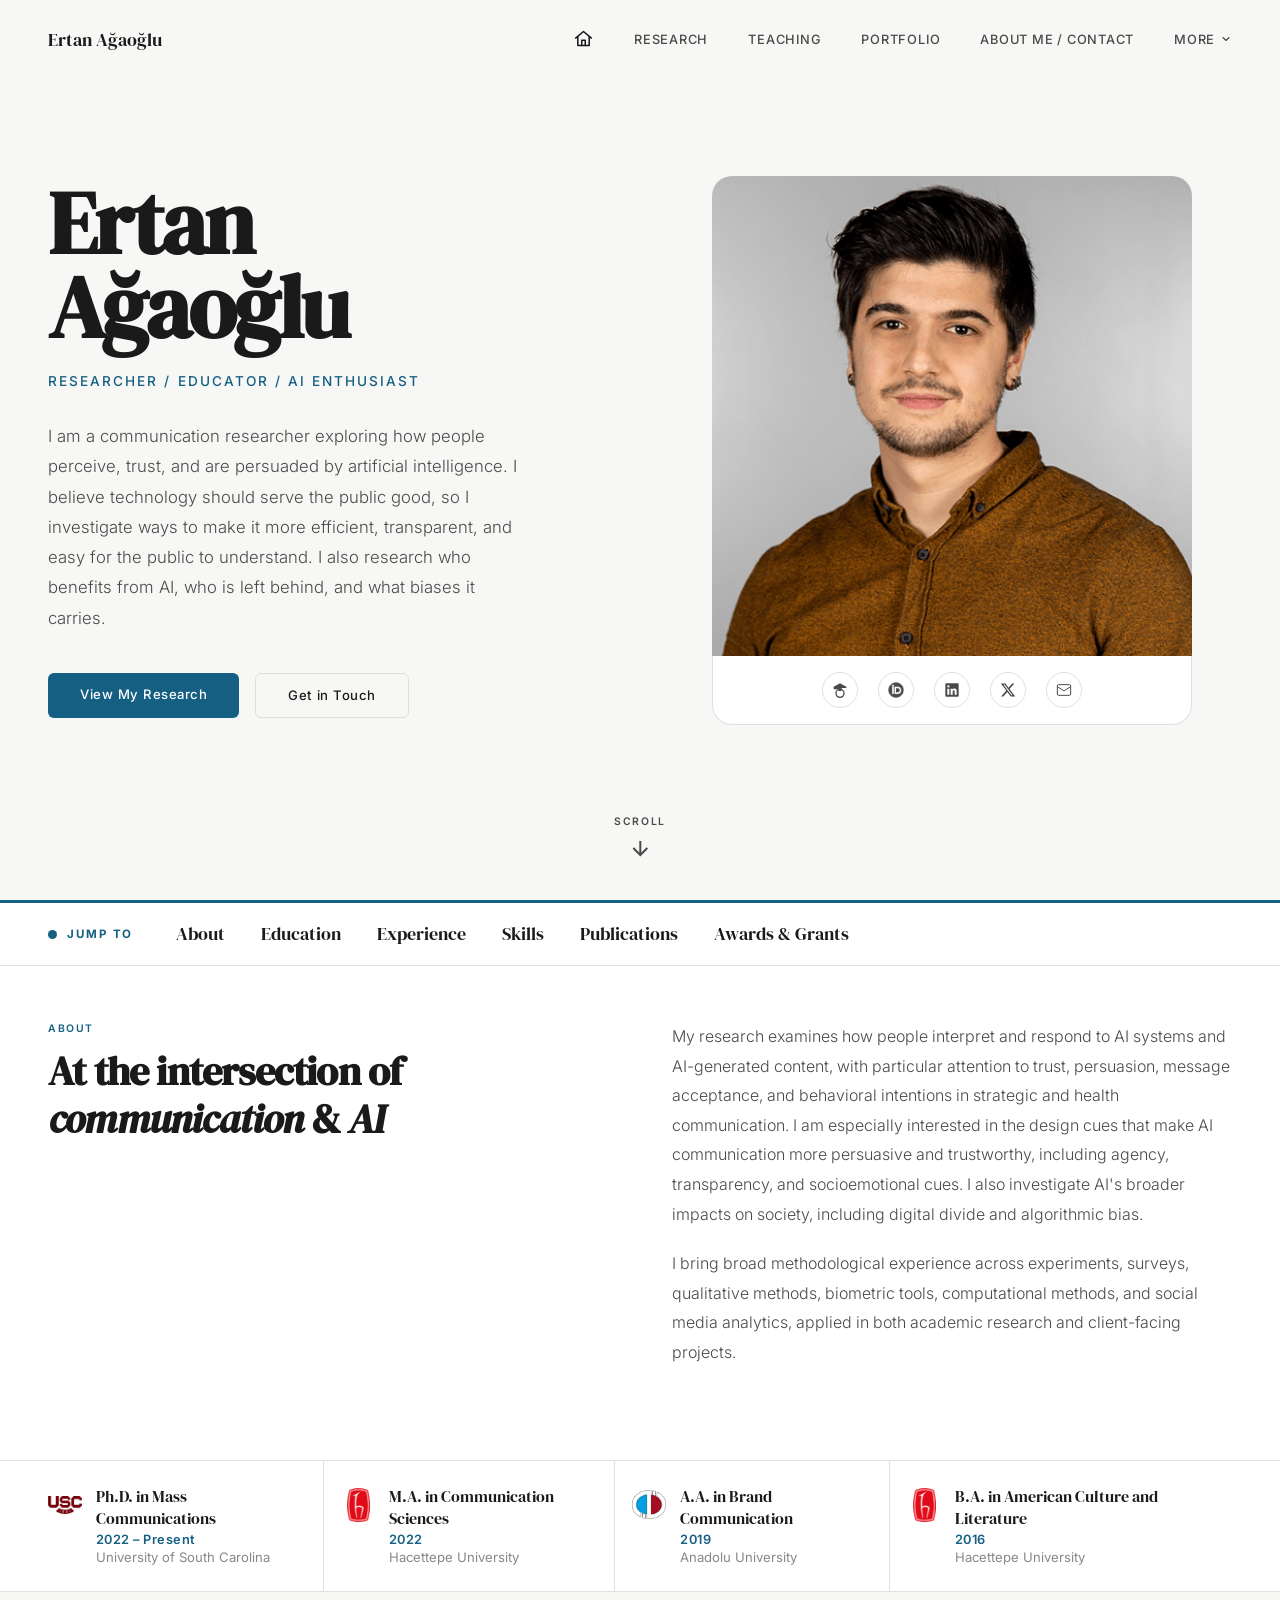
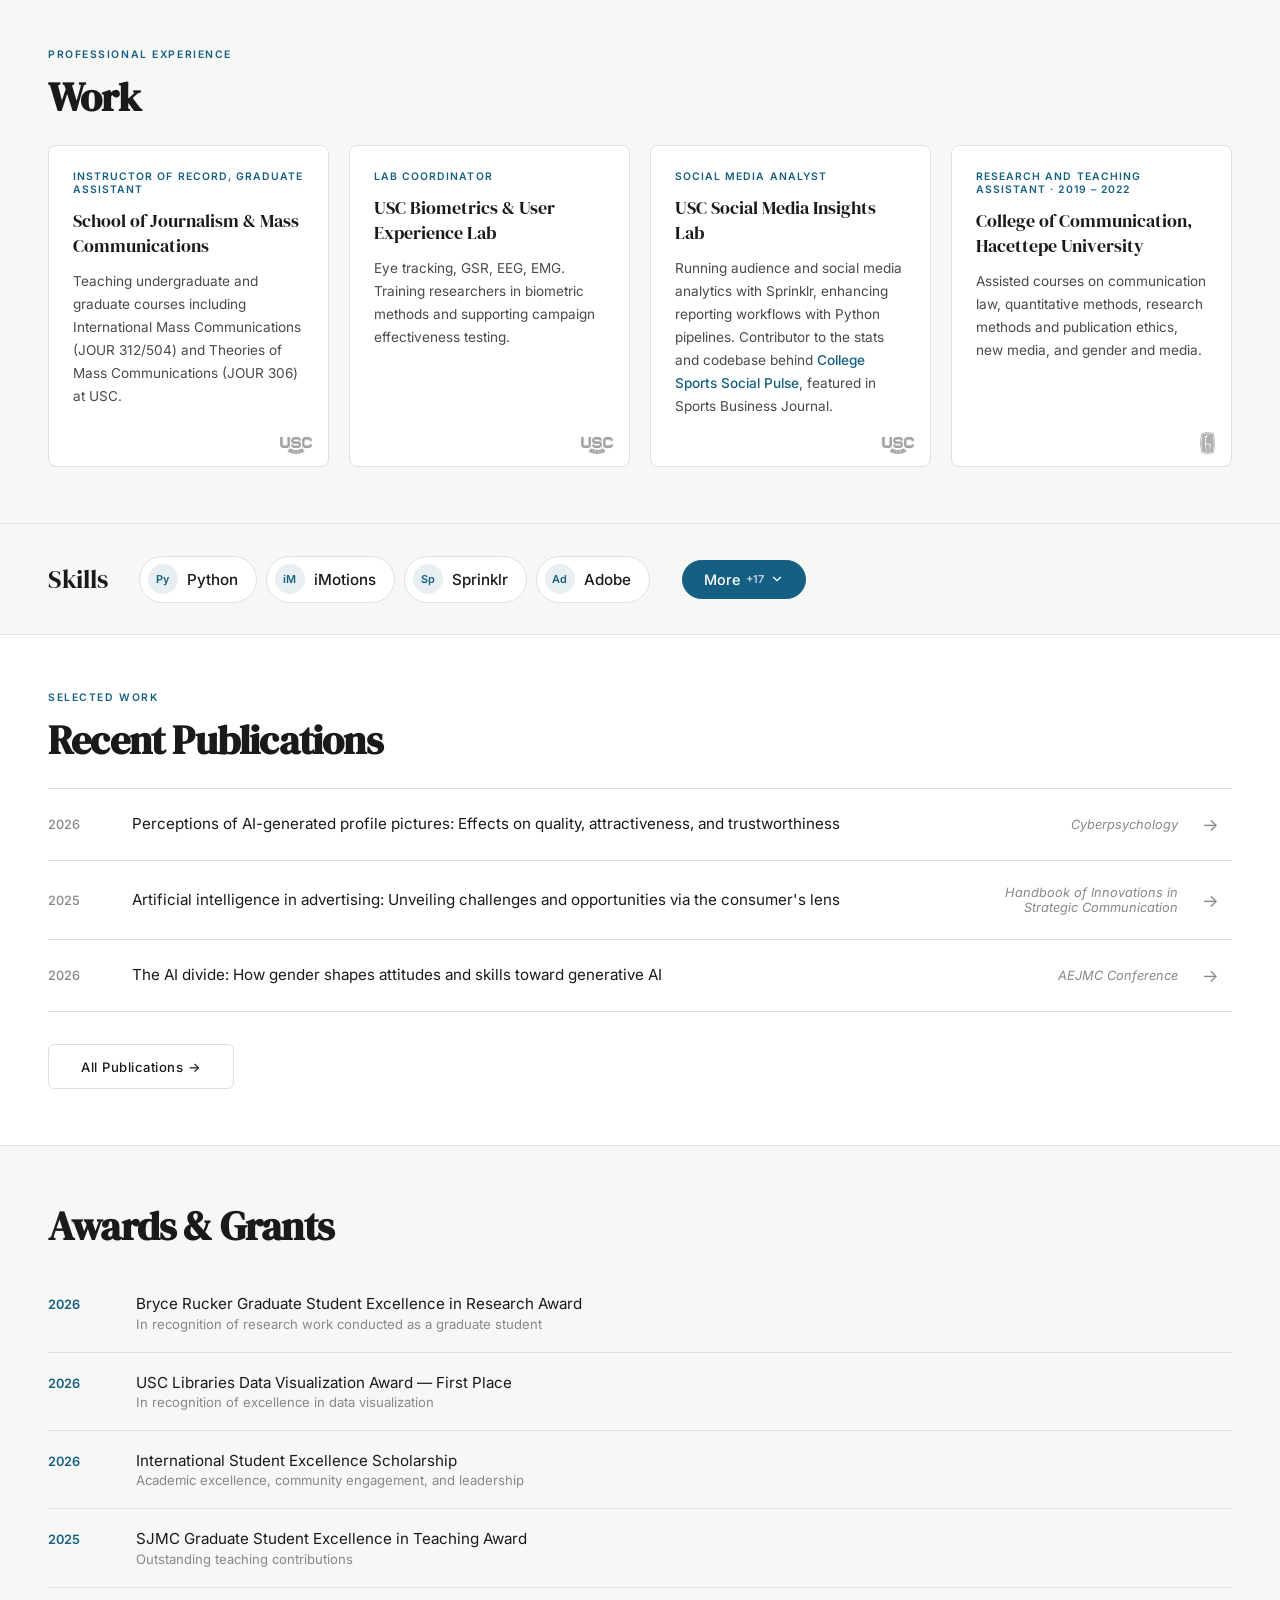
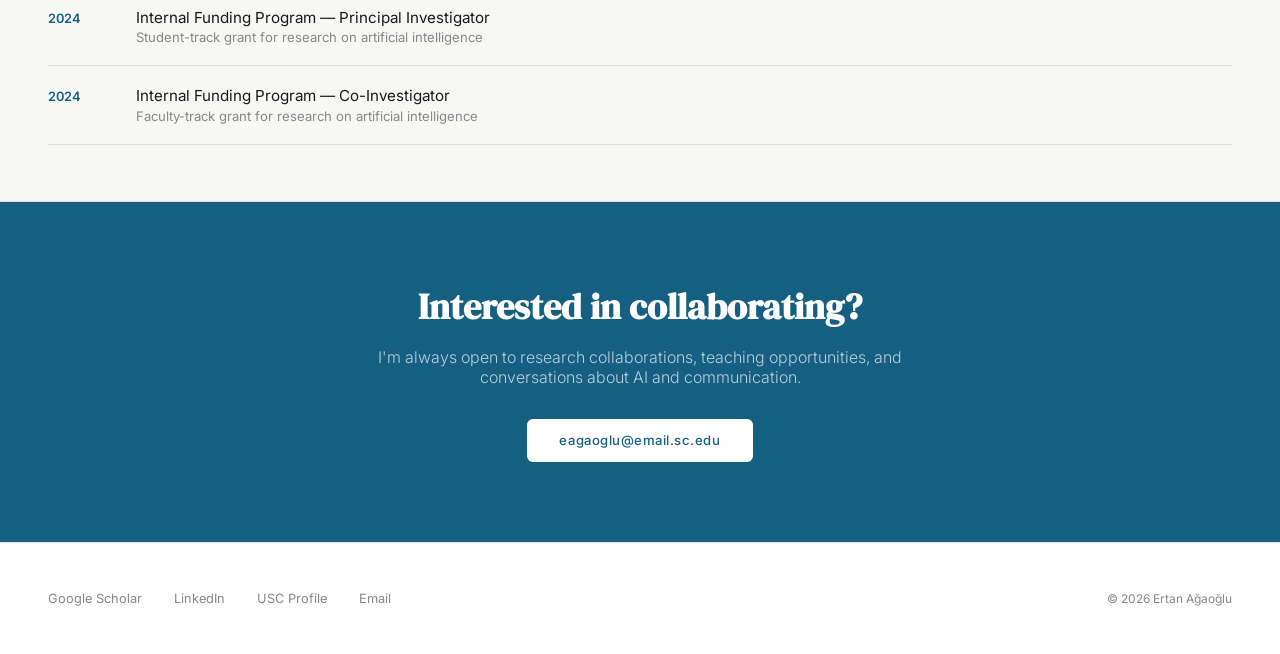
<file: index.html>
<!DOCTYPE html>
<html lang="en">
<head>
  <meta charset="UTF-8">
  <meta name="viewport" content="width=device-width, initial-scale=1.0">
  <title>Ertan Ağaoğlu | Communication & AI Researcher</title>
  <meta name="description" content="Ertan Ağaoğlu is a Ph.D. Candidate at the University of South Carolina researching artificial intelligence, AI trust, persuasion, and algorithmic inequalities.">
  <link rel="icon" type="image/svg+xml" href="favicon.svg">
  
  <!-- Open Graph / Social Media -->
  <meta property="og:type" content="website">
  <meta property="og:site_name" content="Ertan Ağaoğlu">
  <meta property="og:title" content="Ertan Ağaoğlu | Communication & AI Researcher">
  <meta property="og:description" content="Communication researcher exploring how people perceive, trust, and are persuaded by artificial intelligence.">
  <meta property="og:url" content="https://ertanagaoglu.com/">
  <meta property="og:image" content="https://ertanagaoglu.com/agaoglu_ertan.png">
  <meta name="twitter:card" content="summary_large_image">
  <meta name="twitter:site" content="@ertanagaoglu">

  <link rel="preconnect" href="https://fonts.googleapis.com">
  <link rel="preconnect" href="https://fonts.gstatic.com" crossorigin>
  <link href="https://fonts.googleapis.com/css2?family=DM+Serif+Display:ital@0;1&family=Inter:wght@300;400;500;600&display=swap" rel="stylesheet">
  <link rel="stylesheet" href="style.css">
  <style>
    .hero{position:relative}
    .scroll-arrow{position:absolute;bottom:2.5rem;left:50%;transform:translateX(-50%);display:flex;flex-direction:column;align-items:center;gap:.5rem;cursor:pointer;text-decoration:none;color:var(--text2);z-index:1}
    .scroll-arrow span{font-size:.65rem;font-weight:600;letter-spacing:.15em;text-transform:uppercase}
    .scroll-arrow svg{width:24px;height:24px;stroke:var(--text2);stroke-width:2;fill:none;animation:bounce 2s infinite}
    @keyframes bounce{0%,20%,50%,80%,100%{transform:translateY(0)}40%{transform:translateY(8px)}60%{transform:translateY(4px)}}
    @media(max-width:900px){.scroll-arrow{display:none}}
  </style>
</head>
<body>

<nav>
  <div class="nav-inner">
    <a href="index.html" class="nav-logo">Ertan Ağaoğlu</a>
    <button class="nav-toggle" aria-label="Menu" onclick="document.querySelector('.nav-links').classList.toggle('open')">
      <svg viewBox="0 0 24 24"><line x1="3" y1="6" x2="21" y2="6"/><line x1="3" y1="12" x2="21" y2="12"/><line x1="3" y1="18" x2="21" y2="18"/></svg>
    </button>
    <ul class="nav-links">
      <li><a href="index.html" class="nav-home active" aria-label="Home" title="Home"><svg viewBox="0 0 24 24" aria-hidden="true"><path d="M3 11.5 12 4l9 7.5"/><path d="M5.5 10v10h13V10"/><path d="M10 20v-6h4v6"/></svg></a></li>
      <li><a href="research.html">Research</a></li>
      <li><a href="teaching.html">Teaching</a></li>
      <li><a href="portfolio.html">Portfolio</a></li>
      <li><a href="beyond-academia.html">About Me / Contact</a></li>
      <li class="nav-more"><button type="button" class="nav-more-btn" aria-expanded="false" aria-haspopup="true">More <svg viewBox="0 0 24 24" aria-hidden="true"><path d="m6 9 6 6 6-6"/></svg></button>
        <ul class="nav-more-menu"><li><a href="certificates.html">Certifications</a></li></ul>
      </li>
    </ul>
  </div>
</nav>

<section class="hero">
  <div class="hero-content">
    <div class="hero-text">
      <h1 class="hero-name">Ertan<br>Ağaoğlu</h1>
      <p class="hero-roles">Researcher / Educator / AI Enthusiast</p>
      <p class="hero-desc">I am a communication researcher exploring how people perceive, trust, and are persuaded by artificial intelligence. I believe technology should serve the public good, so I investigate ways to make it more efficient, transparent, and easy for the public to understand. I also research who benefits from AI, who is left behind, and what biases it carries.</p>
      <div class="hero-cta">
        <a href="research.html" class="btn-primary">View My Research</a>
        <a href="mailto:eagaoglu@email.sc.edu" class="btn-outline">Get in Touch</a>
      </div>
    </div>
    <div class="hero-image">
      <img src="agaoglu_ertan.png" alt="Ertan Ağaoğlu">
      <div class="hero-icons">
        <a href="https://scholar.google.com/citations?user=BY0EhgkAAAAJ&hl=en" target="_blank" rel="noopener noreferrer" title="Google Scholar">
          <svg viewBox="0 0 24 24"><path d="M12 24a7 7 0 1 1 0-14 7 7 0 0 1 0 14zm0-2a5 5 0 1 0 0-10 5 5 0 0 0 0 10z"/><path d="M12 14a3 3 0 1 1 0-6 3 3 0 0 1 0 6zm0-2a1 1 0 1 0 0-2 1 1 0 0 0 0 2z"/><path d="m2.5 7 9.5-5 9.5 5V9H11l-2 2H2.5z"/></svg>
        </a>
        <a href="https://orcid.org/0000-0002-4220-2431" target="_blank" rel="noopener noreferrer" title="ORCID">
          <span class="orcid-icon" aria-hidden="true"></span>
        </a>
        <a href="https://www.linkedin.com/in/ertanagaoglu/" target="_blank" rel="noopener noreferrer" title="LinkedIn">
          <svg viewBox="0 0 24 24"><path d="M20.5 2h-17A1.5 1.5 0 0 0 2 3.5v17A1.5 1.5 0 0 0 3.5 22h17a1.5 1.5 0 0 0 1.5-1.5v-17A1.5 1.5 0 0 0 20.5 2zM8 19H5v-9h3zM6.5 8.25A1.75 1.75 0 1 1 8.3 6.5a1.78 1.78 0 0 1-1.8 1.75zM19 19h-3v-4.74c0-1.42-.6-1.93-1.38-1.93A1.74 1.74 0 0 0 13 14.19V19h-3v-9h2.9v1.3a3.11 3.11 0 0 1 2.7-1.4c1.55 0 3.36.86 3.36 3.66z"/></svg>
        </a>
        <a href="https://x.com/ertanagaoglu" target="_blank" rel="noopener noreferrer" title="X / Twitter">
          <svg viewBox="0 0 24 24"><path d="M18.244 2.25h3.308l-7.227 8.26 8.502 11.24H16.17l-5.214-6.817L4.99 21.75H1.68l7.73-8.835L1.254 2.25H8.08l4.713 6.231zm-1.161 17.52h1.833L7.084 4.126H5.117z"/></svg>
        </a>
        <a href="mailto:eagaoglu@email.sc.edu" title="Email">
          <svg viewBox="0 0 24 24" class="stroke-icon"><rect x="2" y="4" width="20" height="16" rx="2"/><path d="m22 7-8.97 5.7a1.94 1.94 0 0 1-2.06 0L2 7"/></svg>
        </a>
      </div>
    </div>
  </div>
  <a href="#about" class="scroll-arrow">
    <span>Scroll</span>
    <svg viewBox="0 0 24 24"><path d="M12 5v14"/><path d="m19 12-7 7-7-7"/></svg>
  </a>
</section>

<div class="subnav" aria-label="Jump to a section">
  <div class="subnav-inner">
    <span class="subnav-label">Jump to</span>
    <ul class="subnav-links">
      <li><a href="#about">About</a></li>
      <li><a href="#education">Education</a></li>
      <li><a href="#experience">Experience</a></li>
      <li><a href="#skills">Skills</a></li>
      <li><a href="#publications">Publications</a></li>
      <li><a href="#awards">Awards &amp; Grants</a></li>
      <li class="subnav-indicator" aria-hidden="true"></li>
    </ul>
    <button type="button" class="subnav-top" aria-label="Back to top">&uarr; Top</button>
  </div>
  <div class="subnav-progress" aria-hidden="true"></div>
</div>

<section class="section" id="about">
  <div class="two-col">
    <div class="col-left reveal">
      <span class="overline">About</span>
      <h2>At the intersection of<br><em>communication</em> &amp; <em>AI</em></h2>
    </div>
    <div class="col-right reveal reveal-delay-1">
      <p>My research examines how people interpret and respond to AI systems and AI-generated content, with particular attention to trust, persuasion, message acceptance, and behavioral intentions in strategic and health communication. I am especially interested in the design cues that make AI communication more persuasive and trustworthy, including agency, transparency, and socioemotional cues. I also investigate AI's broader impacts on society, including digital divide and algorithmic bias.</p>
      <p>I bring broad methodological experience across experiments, surveys, qualitative methods, biometric tools, computational methods, and social media analytics, applied in both academic research and client-facing projects.</p>
    </div>
  </div>
</section>

<section class="edu-section" id="education">
  <div class="edu-card edu-wide reveal">
    <ul class="edu-list" aria-label="Education">
      <li class="edu-item">
        <span class="edu-logo"><img src="usc-logo.png" alt="University of South Carolina"></span>
        <span class="edu-text"><span class="edu-degree">Ph.D. in Mass Communications</span><span class="edu-year">2022 &ndash; Present</span><span class="edu-inst">University of South Carolina</span></span>
      </li>
      <li class="edu-item">
        <span class="edu-logo"><img src="hu-logo.png" alt="Hacettepe University"></span>
        <span class="edu-text"><span class="edu-degree">M.A. in Communication Sciences</span><span class="edu-year">2022</span><span class="edu-inst">Hacettepe University</span></span>
      </li>
      <li class="edu-item">
        <span class="edu-logo"><img src="anadolu-logo.png" alt="Anadolu University"></span>
        <span class="edu-text"><span class="edu-degree">A.A. in Brand Communication</span><span class="edu-year">2019</span><span class="edu-inst">Anadolu University</span></span>
      </li>
      <li class="edu-item">
        <span class="edu-logo"><img src="hu-logo.png" alt="Hacettepe University"></span>
        <span class="edu-text"><span class="edu-degree">B.A. in American Culture and Literature</span><span class="edu-year">2016</span><span class="edu-inst">Hacettepe University</span></span>
      </li>
    </ul>
  </div>
</section>

<section class="section labs-section" id="experience">
  <span class="overline">Professional Experience</span>
  <h2>Work</h2>
  <div class="labs-grid labs-grid-4">
    <div class="lab-card reveal">
      <span class="lab-logo" data-label="University of South Carolina"><img src="usc-logo.png" alt="University of South Carolina"></span>
      <span class="lab-role">Instructor of Record, Graduate Assistant</span>
      <h3>School of Journalism &amp; Mass Communications</h3>
      <p>Teaching undergraduate and graduate courses including International Mass Communications (JOUR 312/504) and Theories of Mass Communications (JOUR 306) at USC.</p>
    </div>
    <div class="lab-card reveal reveal-delay-1">
      <span class="lab-logo" data-label="University of South Carolina"><img src="usc-logo.png" alt="University of South Carolina"></span>
      <span class="lab-role">Lab Coordinator</span>
      <h3>USC Biometrics &amp; User Experience Lab</h3>
      <p>Eye tracking, GSR, EEG, EMG. Training researchers in biometric methods and supporting campaign effectiveness testing.</p>
    </div>
    <div class="lab-card reveal reveal-delay-2">
      <span class="lab-logo" data-label="University of South Carolina"><img src="usc-logo.png" alt="University of South Carolina"></span>
      <span class="lab-role">Social Media Analyst</span>
      <h3>USC Social Media Insights Lab</h3>
      <p>Running audience and social media analytics with Sprinklr, enhancing reporting workflows with Python pipelines. Contributor to the stats and codebase behind <a href="https://collegesportssocialpulse.com" target="_blank" rel="noopener noreferrer" style="color:var(--accent2);text-decoration:none;font-weight:500">College Sports Social Pulse</a>, featured in Sports Business Journal.</p>
    </div>
    <div class="lab-card reveal reveal-delay-3">
      <span class="lab-logo" data-label="Hacettepe University"><img class="hu" src="hu-logo.png" alt="Hacettepe University"></span>
      <span class="lab-role">Research and Teaching Assistant &middot; 2019 &ndash; 2022</span>
      <h3>College of Communication, Hacettepe University</h3>
      <p>Assisted courses on communication law, quantitative methods, research methods and publication ethics, new media, and gender and media.</p>
    </div>
  </div>
</section>

<section class="skills-strip" id="skills">
  <div class="strip-bar">
    <h2 class="strip-title">Skills</h2>
    <ul class="strip-pills">
      <li class="strip-pill"><span class="strip-mark" aria-hidden="true">Py</span>Python</li>
      <li class="strip-pill"><span class="strip-mark" aria-hidden="true">iM</span>iMotions</li>
      <li class="strip-pill"><span class="strip-mark" aria-hidden="true">Sp</span>Sprinklr</li>
      <li class="strip-pill"><span class="strip-mark" aria-hidden="true">Ad</span>Adobe</li>
    </ul>
    <button type="button" class="strip-more" aria-expanded="false" aria-controls="skills-panel"><span class="strip-more-label">More</span> <span class="strip-more-count">+17</span><svg viewBox="0 0 24 24" aria-hidden="true"><path d="m6 9 6 6 6-6"/></svg></button>
  </div>
  <div class="strip-panel" id="skills-panel" inert>
    <div class="strip-panel-clip">
      <div class="strip-panel-inner">
        <div class="skill-tabs" role="group" aria-label="Filter skills">
    <button type="button" class="skill-tab is-active" data-filter="all" aria-pressed="true">All <span>21</span></button>
    <button type="button" class="skill-tab" data-filter="statistics" aria-pressed="false">Statistics <span>3</span></button>
    <button type="button" class="skill-tab" data-filter="qualitative" aria-pressed="false">Qualitative <span>1</span></button>
    <button type="button" class="skill-tab" data-filter="programming" aria-pressed="false">Programming <span>2</span></button>
    <button type="button" class="skill-tab" data-filter="ai" aria-pressed="false">AI <span>2</span></button>
    <button type="button" class="skill-tab" data-filter="biometrics" aria-pressed="false">Biometrics <span>5</span></button>
    <button type="button" class="skill-tab" data-filter="listening" aria-pressed="false">Social Listening <span>4</span></button>
    <button type="button" class="skill-tab" data-filter="visualization" aria-pressed="false">Visualization <span>4</span></button>
  </div>
        <ul class="skill-grid">
      <li class="skill" data-cat="statistics">
        <span class="skill-mark" aria-hidden="true">SP</span>
        <span class="skill-text"><span class="skill-name">SPSS</span><span class="skill-cat">Statistics</span></span>
      </li>
      <li class="skill" data-cat="statistics">
        <span class="skill-mark" aria-hidden="true">R</span>
        <span class="skill-text"><span class="skill-name">RStudio</span><span class="skill-cat">Statistics</span></span>
      </li>
      <li class="skill" data-cat="statistics">
        <span class="skill-mark" aria-hidden="true">Jm</span>
        <span class="skill-text"><span class="skill-name">Jamovi</span><span class="skill-cat">Statistics</span></span>
      </li>
      <li class="skill" data-cat="qualitative">
        <span class="skill-mark" aria-hidden="true">De</span>
        <span class="skill-text"><span class="skill-name">Dedoose</span><span class="skill-cat">Qualitative</span></span>
      </li>
      <li class="skill" data-cat="programming">
        <span class="skill-mark" aria-hidden="true">Py</span>
        <span class="skill-text"><span class="skill-name">Python</span><span class="skill-cat">Programming</span></span>
      </li>
      <li class="skill" data-cat="programming">
        <span class="skill-mark" aria-hidden="true">HT</span>
        <span class="skill-text"><span class="skill-name">HTML</span><span class="skill-cat">Programming</span></span>
      </li>
      <li class="skill" data-cat="ai">
        <span class="skill-mark" aria-hidden="true">Vu</span>
        <span class="skill-text"><span class="skill-name">Vurvey</span><span class="skill-cat">AI</span></span>
      </li>
      <li class="skill" data-cat="ai">
        <span class="skill-mark" aria-hidden="true">Ol</span>
        <span class="skill-text"><span class="skill-name">LLMs with Ollama</span><span class="skill-cat">AI</span></span>
      </li>
      <li class="skill" data-cat="biometrics">
        <span class="skill-mark" aria-hidden="true">iM</span>
        <span class="skill-text"><span class="skill-name">iMotions</span><span class="skill-cat">Biometrics</span></span>
      </li>
      <li class="skill" data-cat="biometrics">
        <span class="skill-mark" aria-hidden="true">ET</span>
        <span class="skill-text"><span class="skill-name">Eye Tracking</span><span class="skill-cat">Biometrics</span></span>
      </li>
      <li class="skill" data-cat="biometrics">
        <span class="skill-mark" aria-hidden="true">GS</span>
        <span class="skill-text"><span class="skill-name">GSR</span><span class="skill-cat">Biometrics</span></span>
      </li>
      <li class="skill" data-cat="biometrics">
        <span class="skill-mark" aria-hidden="true">EE</span>
        <span class="skill-text"><span class="skill-name">EEG</span><span class="skill-cat">Biometrics</span></span>
      </li>
      <li class="skill" data-cat="biometrics">
        <span class="skill-mark" aria-hidden="true">EM</span>
        <span class="skill-text"><span class="skill-name">EMG</span><span class="skill-cat">Biometrics</span></span>
      </li>
      <li class="skill" data-cat="listening">
        <span class="skill-mark" aria-hidden="true">NQ</span>
        <span class="skill-text"><span class="skill-name">Netbase Quid</span><span class="skill-cat">Social Listening</span></span>
      </li>
      <li class="skill" data-cat="listening">
        <span class="skill-mark" aria-hidden="true">Bw</span>
        <span class="skill-text"><span class="skill-name">BrandWatch</span><span class="skill-cat">Social Listening</span></span>
      </li>
      <li class="skill" data-cat="listening">
        <span class="skill-mark" aria-hidden="true">Sp</span>
        <span class="skill-text"><span class="skill-name">Sprinklr</span><span class="skill-cat">Social Listening</span></span>
      </li>
      <li class="skill" data-cat="listening">
        <span class="skill-mark" aria-hidden="true">VM</span>
        <span class="skill-text"><span class="skill-name">ViralMoment</span><span class="skill-cat">Social Listening</span></span>
      </li>
      <li class="skill" data-cat="visualization">
        <span class="skill-mark" aria-hidden="true">Tb</span>
        <span class="skill-text"><span class="skill-name">Tableau</span><span class="skill-cat">Visualization</span></span>
      </li>
      <li class="skill" data-cat="visualization">
        <span class="skill-mark" aria-hidden="true">Cv</span>
        <span class="skill-text"><span class="skill-name">Canva</span><span class="skill-cat">Visualization</span></span>
      </li>
      <li class="skill" data-cat="visualization">
        <span class="skill-mark" aria-hidden="true">Ad</span>
        <span class="skill-text"><span class="skill-name">Adobe Creative Suite</span><span class="skill-cat">Visualization</span></span>
      </li>
      <li class="skill" data-cat="visualization">
        <span class="skill-mark" aria-hidden="true">MS</span>
        <span class="skill-text"><span class="skill-name">Microsoft Office</span><span class="skill-cat">Visualization</span></span>
      </li>
  </ul>
      </div>
    </div>
  </div>
</section>

<section class="section" id="publications">
  <span class="overline">Selected Work</span>
  <h2>Recent Publications</h2>
  <div class="pub-list reveal">
    <a class="pub-row" href="https://doi.org/10.5817/CP2026-4-3" target="_blank" rel="noopener noreferrer">
      <span class="pub-year">2026</span>
      <span class="pub-title">Perceptions of AI-generated profile pictures: Effects on quality, attractiveness, and trustworthiness</span>
      <span class="pub-venue">Cyberpsychology</span>
      <span class="pub-arrow">&rarr;</span>
    </a>
    <a class="pub-row" href="https://www.e-elgar.com/shop/gbp/handbook-of-innovations-in-strategic-communication-9781035326471.html" target="_blank" rel="noopener noreferrer">
      <span class="pub-year">2025</span>
      <span class="pub-title">Artificial intelligence in advertising: Unveiling challenges and opportunities via the consumer's lens</span>
      <span class="pub-venue">Handbook of Innovations in Strategic Communication</span>
      <span class="pub-arrow">&rarr;</span>
    </a>
    <a class="pub-row" href="research.html">
      <span class="pub-year">2026</span>
      <span class="pub-title">The AI divide: How gender shapes attitudes and skills toward generative AI</span>
      <span class="pub-venue">AEJMC Conference</span>
      <span class="pub-arrow">&rarr;</span>
    </a>
  </div>
  <div style="margin-top:2rem">
    <a href="research.html" class="btn-outline">All Publications &rarr;</a>
  </div>
</section>

<section class="section labs-section" id="awards">
  <h2>Awards &amp; Grants</h2>
  <div class="awards-list">
    <div class="award reveal">
      <span class="award-year">2026</span>
      <div class="award-info">
        <h3>Bryce Rucker Graduate Student Excellence in Research Award</h3>
        <p>In recognition of research work conducted as a graduate student</p>
      </div>
    </div>
    <div class="award">
      <span class="award-year">2026</span>
      <div class="award-info">
        <h3>USC Libraries Data Visualization Award &mdash; First Place</h3>
        <p>In recognition of excellence in data visualization</p>
      </div>
    </div>
    <div class="award">
      <span class="award-year">2026</span>
      <div class="award-info">
        <h3>International Student Excellence Scholarship</h3>
        <p>Academic excellence, community engagement, and leadership</p>
      </div>
    </div>
    <div class="award">
      <span class="award-year">2025</span>
      <div class="award-info">
        <h3>SJMC Graduate Student Excellence in Teaching Award</h3>
        <p>Outstanding teaching contributions</p>
      </div>
    </div>
    <div class="award">
      <span class="award-year">2024</span>
      <div class="award-info">
        <h3>Internal Funding Program &mdash; Principal Investigator</h3>
        <p>Student-track grant for research on artificial intelligence</p>
      </div>
    </div>
    <div class="award">
      <span class="award-year">2024</span>
      <div class="award-info">
        <h3>Internal Funding Program &mdash; Co-Investigator</h3>
        <p>Faculty-track grant for research on artificial intelligence</p>
      </div>
    </div>
  </div>
</section>

<section class="cta-section">
  <div class="cta-inner reveal">
    <h2>Interested in collaborating?</h2>
    <p>I'm always open to research collaborations, teaching opportunities, and conversations about AI and communication.</p>
    <a href="mailto:eagaoglu@email.sc.edu" class="btn-primary">eagaoglu@email.sc.edu</a>
  </div>
</section>

<footer>
  <div class="footer-inner">
    <div class="footer-links">
      <a href="https://scholar.google.com/citations?user=BY0EhgkAAAAJ&hl=en" target="_blank" rel="noopener noreferrer">Google Scholar</a>
      <a href="https://www.linkedin.com/in/ertanagaoglu/" target="_blank" rel="noopener noreferrer">LinkedIn</a>
      <a href="https://sc.edu/study/colleges_schools/cic/academic_programs/phd/mass_communication_phd/doctoral_students/agaoglu_ertan.php" target="_blank" rel="noopener noreferrer">USC Profile</a>
      <a href="mailto:eagaoglu@email.sc.edu">Email</a>
    </div>
    <p>&copy; 2026 Ertan Ağaoğlu</p>
  </div>
</footer>

<script>
window.addEventListener('scroll',()=>{document.querySelector('nav').classList.toggle('scrolled',window.scrollY>50)});
const o=new IntersectionObserver((entries)=>{entries.forEach(e=>{if(e.isIntersecting){e.target.classList.add('visible');o.unobserve(e.target)}})},{threshold:.15});
document.querySelectorAll('.reveal').forEach(el=>o.observe(el));
</script>
<script src="subnav.js" defer></script>
<script src="skills.js" defer></script>
<script src="nav-more.js" defer></script>
</body>
</html>
</file>
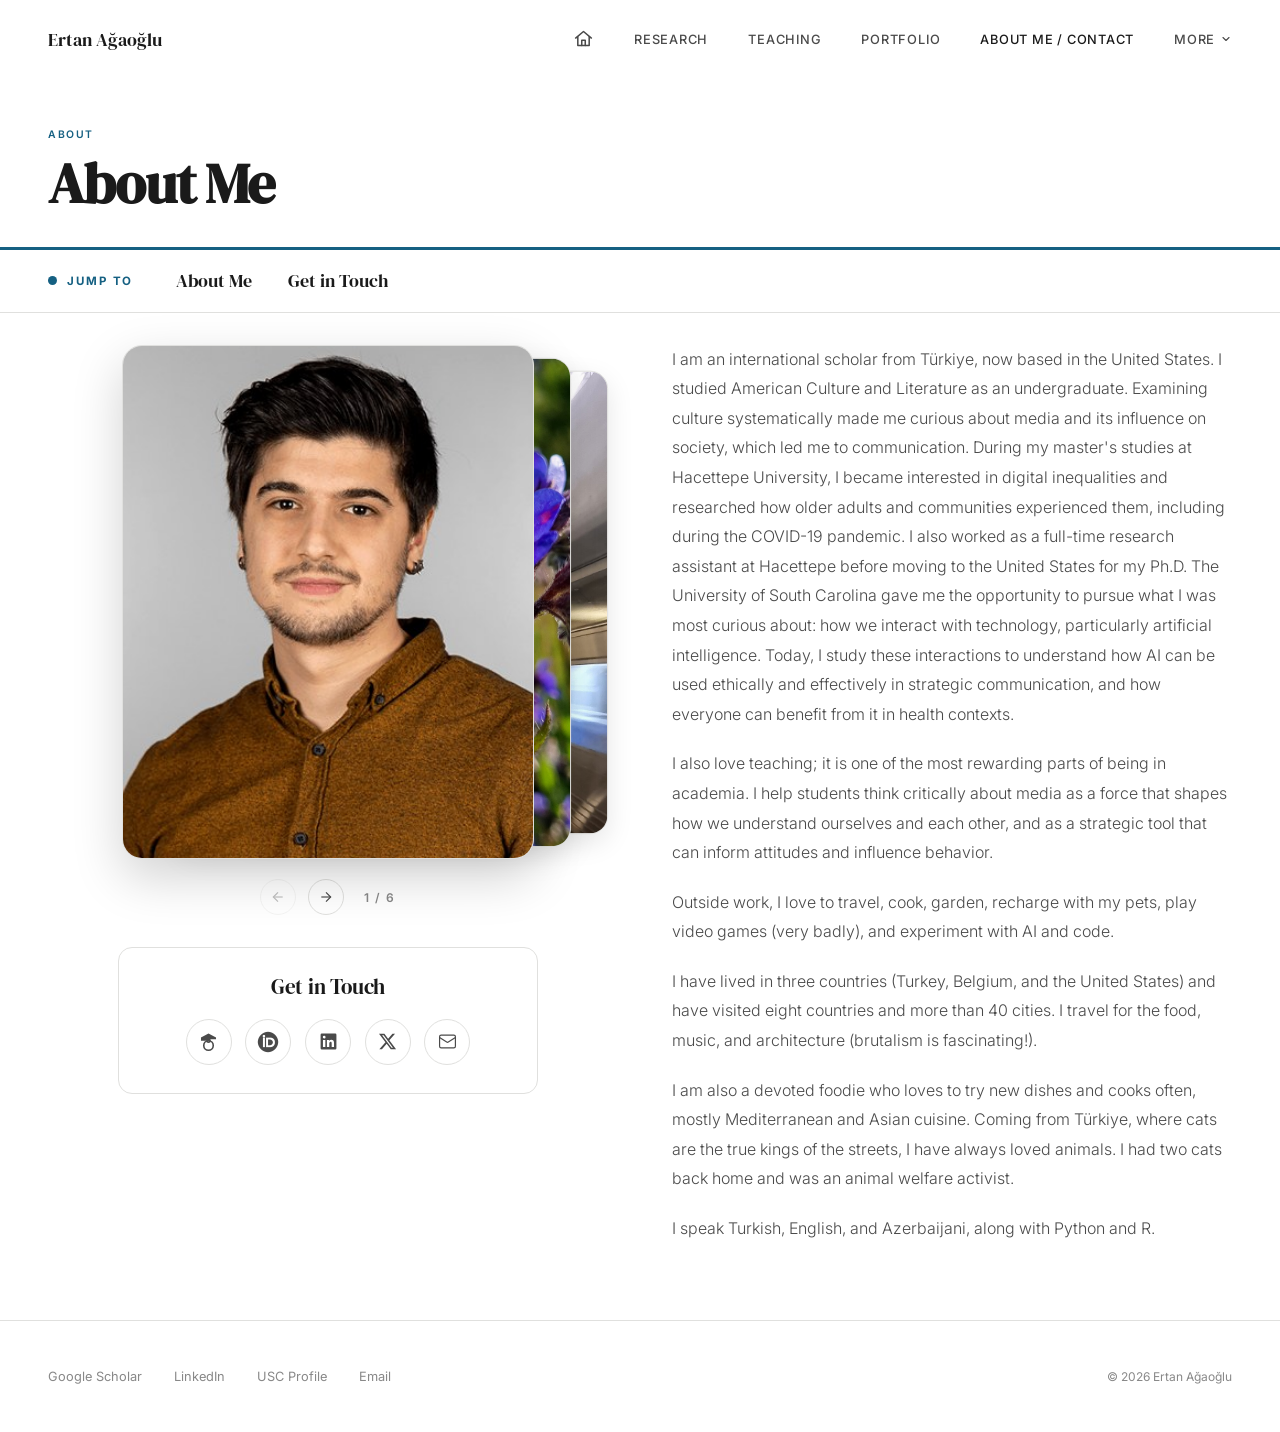
<file: beyond-academia.html>
<!DOCTYPE html>
<html lang="en">
<head>
  <meta charset="UTF-8">
  <meta name="viewport" content="width=device-width, initial-scale=1.0">
  <title>About Me | Ertan Ağaoğlu</title>
  <meta name="description" content="Ertan Ağaoğlu is an international scholar from Türkiye, based in the United States. Learn about the path into communication research and life outside work.">
  <link rel="icon" type="image/svg+xml" href="favicon.svg">

  <!-- Open Graph / Social Media -->
  <meta property="og:type" content="website">
  <meta property="og:site_name" content="Ertan Ağaoğlu">
  <meta property="og:title" content="About Me | Ertan Ağaoğlu">
  <meta property="og:description" content="An international scholar from Türkiye, based in the United States, studying how we interact with artificial intelligence.">
  <meta property="og:url" content="https://ertanagaoglu.com/beyond-academia.html">
  <meta property="og:image" content="https://ertanagaoglu.com/agaoglu_ertan.png">
  <meta name="twitter:card" content="summary_large_image">
  <meta name="twitter:site" content="@ertanagaoglu">

  <link rel="preconnect" href="https://fonts.googleapis.com">
  <link rel="preconnect" href="https://fonts.gstatic.com" crossorigin>
  <link href="https://fonts.googleapis.com/css2?family=DM+Serif+Display:ital@0;1&family=Inter:wght@300;400;500;600&display=swap" rel="stylesheet">
  <link rel="stylesheet" href="style.css">
  <style>
    .photo-stack{width:100%;max-width:640px;outline:none}
    .stack-viewport{position:relative;width:100%;aspect-ratio:1.36/1.25;touch-action:pan-y;user-select:none;-webkit-user-select:none}
    .stack-page{position:absolute;transform-origin:center;top:0;left:0;right:0;margin:0 auto;width:calc(100%/1.36);aspect-ratio:4/5;border-radius:20px;overflow:hidden;border:1px solid var(--border);background:var(--bg2);box-shadow:0 10px 30px rgba(0,0,0,.1);transform:translateX(calc(var(--o,0)*11.5%)) scale(calc(1 - var(--a,0)*.05));transition:transform .6s cubic-bezier(.4,0,.2,1),opacity .6s ease,box-shadow .6s ease;cursor:pointer}
    .stack-page img{display:block;width:100%;height:100%;object-fit:cover;pointer-events:none;-webkit-user-drag:none}
    .stack-page.is-active{cursor:default;box-shadow:0 18px 50px rgba(0,0,0,.18)}
    .stack-page.is-far{opacity:0;pointer-events:none}
    .stack-page.has-caption::after{content:'';position:absolute;left:0;right:0;bottom:0;height:22%;background:linear-gradient(to top,rgba(0,0,0,.4),transparent);opacity:0;transition:opacity .4s ease;pointer-events:none}
    .page-caption{position:absolute;right:1rem;bottom:.9rem;z-index:1;font-size:.75rem;font-weight:500;letter-spacing:.02em;color:#fff;text-shadow:0 1px 4px rgba(0,0,0,.6);opacity:0;transition:opacity .4s ease;pointer-events:none}
    .stack-page.is-active.has-caption::after,.stack-page.is-active .page-caption{opacity:1}
    .stack-controls{display:flex;align-items:center;justify-content:center;gap:.75rem;margin-top:1.25rem}
    .stack-btn{display:flex;align-items:center;justify-content:center;width:36px;height:36px;border-radius:50%;border:1px solid var(--border);background:var(--bg);cursor:pointer;transition:all .3s}
    .stack-btn svg{width:16px;height:16px;stroke:var(--text2);stroke-width:1.75;fill:none;transition:stroke .3s}
    .stack-btn:hover:not(:disabled){border-color:var(--accent);background:var(--accent)}
    .stack-btn:hover:not(:disabled) svg{stroke:var(--bg)}
    .stack-btn:disabled{opacity:.35;cursor:default}
    .stack-btn:focus-visible,.photo-stack:focus-visible .stack-viewport{outline:2px solid var(--accent2);outline-offset:3px}
    .stack-count{margin-left:.5rem;font-size:.75rem;font-weight:600;letter-spacing:.12em;color:var(--muted)}
    @media(prefers-reduced-motion:reduce){.stack-page{transition:none}}
  </style>
</head>
<body>

<nav>
  <div class="nav-inner">
    <a href="index.html" class="nav-logo">Ertan Ağaoğlu</a>
    <button class="nav-toggle" aria-label="Menu" onclick="document.querySelector('.nav-links').classList.toggle('open')">
      <svg viewBox="0 0 24 24"><line x1="3" y1="6" x2="21" y2="6"/><line x1="3" y1="12" x2="21" y2="12"/><line x1="3" y1="18" x2="21" y2="18"/></svg>
    </button>
    <ul class="nav-links">
      <li><a href="index.html" class="nav-home" aria-label="Home" title="Home"><svg viewBox="0 0 24 24" aria-hidden="true"><path d="M3 11.5 12 4l9 7.5"/><path d="M5.5 10v10h13V10"/><path d="M10 20v-6h4v6"/></svg></a></li>
      <li><a href="research.html">Research</a></li>
      <li><a href="teaching.html">Teaching</a></li>
      <li><a href="portfolio.html">Portfolio</a></li>
      <li><a href="beyond-academia.html" class="active">About Me / Contact</a></li>
      <li class="nav-more"><button type="button" class="nav-more-btn" aria-expanded="false" aria-haspopup="true">More <svg viewBox="0 0 24 24" aria-hidden="true"><path d="m6 9 6 6 6-6"/></svg></button>
        <ul class="nav-more-menu"><li><a href="certificates.html">Certifications</a></li></ul>
      </li>
    </ul>
  </div>
</nav>

<div class="page-header">
  <span class="overline">About</span>
  <h1>About Me</h1>
</div>

<div class="subnav" aria-label="Jump to a section">
  <div class="subnav-inner">
    <span class="subnav-label">Jump to</span>
    <ul class="subnav-links">
      <li><a href="#about-me">About Me</a></li>
      <li><a href="#get-in-touch">Get in Touch</a></li>
      <li class="subnav-indicator" aria-hidden="true"></li>
    </ul>
    <button type="button" class="subnav-top" aria-label="Back to top">&uarr; Top</button>
  </div>
  <div class="subnav-progress" aria-hidden="true"></div>
</div>

<section class="section" id="about-me" style="padding-top:2rem">
  <div class="two-col">
    <div class="col-left reveal">
      <div class="photo-stack" id="photoStack" tabindex="0" role="group" aria-roledescription="carousel" aria-label="Personal photos">
        <div class="stack-viewport">
          <div class="stack-page"><img src="photos/1.jpg" alt="Portrait of Ertan Ağaoğlu in a mustard shirt against a gray background" width="372" height="465"></div>
          <div class="stack-page has-caption"><img src="photos/5.jpg" alt="Blue wildflowers in bloom in a sunlit green field" width="1000" height="1250"><span class="page-caption">Common bugloss, Batıkent, Ankara (2026)</span></div>
          <div class="stack-page has-caption"><img src="photos/6.jpg" alt="A train pulling into a concrete brutalist metro station" width="1000" height="1250"><span class="page-caption">Washington Metro, D.C. (2024)</span></div>
          <div class="stack-page has-caption"><img src="photos/8.jpg" alt="A tabby and white cat resting in golden evening light" width="1000" height="1250"><span class="page-caption">Kizi, my beloved cat (2022)</span></div>
          <div class="stack-page has-caption"><img src="photos/tram.jpg" alt="A blue tram on a snowy street beside a Gothic stone church" width="481" height="602"><span class="page-caption">Ghent, Belgium (2015)</span></div>
          <div class="stack-page has-caption"><img src="photos/reichstag.jpg" alt="Visitors on the spiral ramps inside the glass Reichstag dome in Berlin" width="900" height="1125"><span class="page-caption">Reichstag Dome, Berlin (2018)</span></div>
        </div>
        <div class="stack-controls">
          <button type="button" class="stack-btn" data-dir="-1" aria-label="Previous photo"><svg viewBox="0 0 24 24"><path d="M19 12H5"/><path d="m12 19-7-7 7-7"/></svg></button>
          <button type="button" class="stack-btn" data-dir="1" aria-label="Next photo"><svg viewBox="0 0 24 24"><path d="M5 12h14"/><path d="m12 5 7 7-7 7"/></svg></button>
          <span class="stack-count" aria-live="polite"></span>
        </div>
      </div>
      <div class="contact-card" id="get-in-touch">
        <h3 class="contact-title">Get in Touch</h3>
        <div class="social-row" aria-label="Social links">
        <a href="https://scholar.google.com/citations?user=BY0EhgkAAAAJ&hl=en" target="_blank" rel="noopener noreferrer" aria-label="Google Scholar" data-label="Google Scholar">
        <svg viewBox="0 0 24 24"><path d="M12 24a7 7 0 1 1 0-14 7 7 0 0 1 0 14zm0-2a5 5 0 1 0 0-10 5 5 0 0 0 0 10z"/><path d="M12 14a3 3 0 1 1 0-6 3 3 0 0 1 0 6zm0-2a1 1 0 1 0 0-2 1 1 0 0 0 0 2z"/><path d="m2.5 7 9.5-5 9.5 5V9H11l-2 2H2.5z"/></svg>
        </a>
        <a href="https://orcid.org/0000-0002-4220-2431" target="_blank" rel="noopener noreferrer" aria-label="ORCID" data-label="ORCID">
        <span class="orcid-icon" aria-hidden="true"></span>
        </a>
        <a href="https://www.linkedin.com/in/ertanagaoglu/" target="_blank" rel="noopener noreferrer" aria-label="LinkedIn" data-label="LinkedIn">
        <svg viewBox="0 0 24 24"><path d="M20.5 2h-17A1.5 1.5 0 0 0 2 3.5v17A1.5 1.5 0 0 0 3.5 22h17a1.5 1.5 0 0 0 1.5-1.5v-17A1.5 1.5 0 0 0 20.5 2zM8 19H5v-9h3zM6.5 8.25A1.75 1.75 0 1 1 8.3 6.5a1.78 1.78 0 0 1-1.8 1.75zM19 19h-3v-4.74c0-1.42-.6-1.93-1.38-1.93A1.74 1.74 0 0 0 13 14.19V19h-3v-9h2.9v1.3a3.11 3.11 0 0 1 2.7-1.4c1.55 0 3.36.86 3.36 3.66z"/></svg>
        </a>
        <a href="https://x.com/ertanagaoglu" target="_blank" rel="noopener noreferrer" aria-label="X" data-label="X">
        <svg viewBox="0 0 24 24"><path d="M18.244 2.25h3.308l-7.227 8.26 8.502 11.24H16.17l-5.214-6.817L4.99 21.75H1.68l7.73-8.835L1.254 2.25H8.08l4.713 6.231zm-1.161 17.52h1.833L7.084 4.126H5.117z"/></svg>
        </a>
        <a href="mailto:eagaoglu@email.sc.edu" aria-label="Email" data-label="Email">
        <svg viewBox="0 0 24 24" class="stroke-icon"><rect x="2" y="4" width="20" height="16" rx="2"/><path d="m22 7-8.97 5.7a1.94 1.94 0 0 1-2.06 0L2 7"/></svg>
        </a>
      </div>
      </div>
    </div>
    <div class="col-right reveal reveal-delay-1">
      <p>I am an international scholar from Türkiye, now based in the United States. I studied American Culture and Literature as an undergraduate. Examining culture systematically made me curious about media and its influence on society, which led me to communication. During my master's studies at Hacettepe University, I became interested in digital inequalities and researched how older adults and communities experienced them, including during the COVID-19 pandemic. I also worked as a full-time research assistant at Hacettepe before moving to the United States for my Ph.D. The University of South Carolina gave me the opportunity to pursue what I was most curious about: how we interact with technology, particularly artificial intelligence. Today, I study these interactions to understand how AI can be used ethically and effectively in strategic communication, and how everyone can benefit from it in health contexts.</p>
      <p>I also love teaching; it is one of the most rewarding parts of being in academia. I help students think critically about media as a force that shapes how we understand ourselves and each other, and as a strategic tool that can inform attitudes and influence behavior.</p>
      <p>Outside work, I love to travel, cook, garden, recharge with my pets, play video games (very badly), and experiment with AI and code.</p>
      <p>I have lived in three countries (Turkey, Belgium, and the United States) and have visited eight countries and more than 40 cities. I travel for the food, music, and architecture (brutalism is fascinating!).</p>
      <p>I am also a devoted foodie who loves to try new dishes and cooks often, mostly Mediterranean and Asian cuisine. Coming from Türkiye, where cats are the true kings of the streets, I have always loved animals. I had two cats back home and was an animal welfare activist.</p>
      <p>I speak Turkish, English, and Azerbaijani, along with Python and R.</p>
    </div>
  </div>
</section>

<footer>
  <div class="footer-inner">
    <div class="footer-links">
      <a href="https://scholar.google.com/citations?user=BY0EhgkAAAAJ&hl=en" target="_blank" rel="noopener noreferrer">Google Scholar</a>
      <a href="https://www.linkedin.com/in/ertanagaoglu/" target="_blank" rel="noopener noreferrer">LinkedIn</a>
      <a href="https://sc.edu/study/colleges_schools/cic/academic_programs/phd/mass_communication_phd/doctoral_students/agaoglu_ertan.php" target="_blank" rel="noopener noreferrer">USC Profile</a>
      <a href="mailto:eagaoglu@email.sc.edu">Email</a>
    </div>
    <p>&copy; 2026 Ertan Ağaoğlu</p>
  </div>
</footer>

<script>
window.addEventListener('scroll',()=>{document.querySelector('nav').classList.toggle('scrolled',window.scrollY>50)});
const o=new IntersectionObserver((entries)=>{entries.forEach(e=>{if(e.isIntersecting){e.target.classList.add('visible');o.unobserve(e.target)}})},{threshold:.15});
document.querySelectorAll('.reveal').forEach(el=>o.observe(el));

(function(){
  const stack=document.getElementById('photoStack');
  if(!stack) return;
  const pages=[...stack.querySelectorAll('.stack-page')];
  const viewport=stack.querySelector('.stack-viewport');
  const prev=stack.querySelector('[data-dir="-1"]');
  const next=stack.querySelector('[data-dir="1"]');
  const count=stack.querySelector('.stack-count');
  let idx=0, startX=null, swiped=false;

  function render(){
    pages.forEach((p,i)=>{
      const off=i-idx;
      const c=Math.max(-2,Math.min(2,off));
      p.style.setProperty('--o',c);
      p.style.setProperty('--a',Math.abs(c));
      p.style.zIndex=10-Math.abs(off);
      p.classList.toggle('is-active',off===0);
      p.classList.toggle('is-far',Math.abs(off)>2);
      p.setAttribute('aria-hidden',off===0?'false':'true');
    });
    count.textContent=(idx+1)+' / '+pages.length;
    prev.disabled=idx===0;
    next.disabled=idx===pages.length-1;
  }
  function go(n){idx=Math.min(Math.max(n,0),pages.length-1);render()}

  prev.addEventListener('click',()=>go(idx-1));
  next.addEventListener('click',()=>go(idx+1));
  pages.forEach((p,i)=>p.addEventListener('click',()=>{
    if(swiped){swiped=false;return}
    if(i!==idx) go(i);
  }));
  stack.addEventListener('keydown',e=>{
    if(e.key==='ArrowLeft'){go(idx-1);e.preventDefault()}
    if(e.key==='ArrowRight'){go(idx+1);e.preventDefault()}
  });
  viewport.addEventListener('pointerdown',e=>{startX=e.clientX});
  viewport.addEventListener('pointerup',e=>{
    if(startX===null) return;
    const dx=e.clientX-startX;
    startX=null;
    if(Math.abs(dx)>40){swiped=true;go(idx+(dx<0?1:-1))}
  });
  viewport.addEventListener('pointercancel',()=>{startX=null});
  render();
})();
</script>
<script src="subnav.js" defer></script>
<script src="nav-more.js" defer></script>
</body>
</html>
</file>
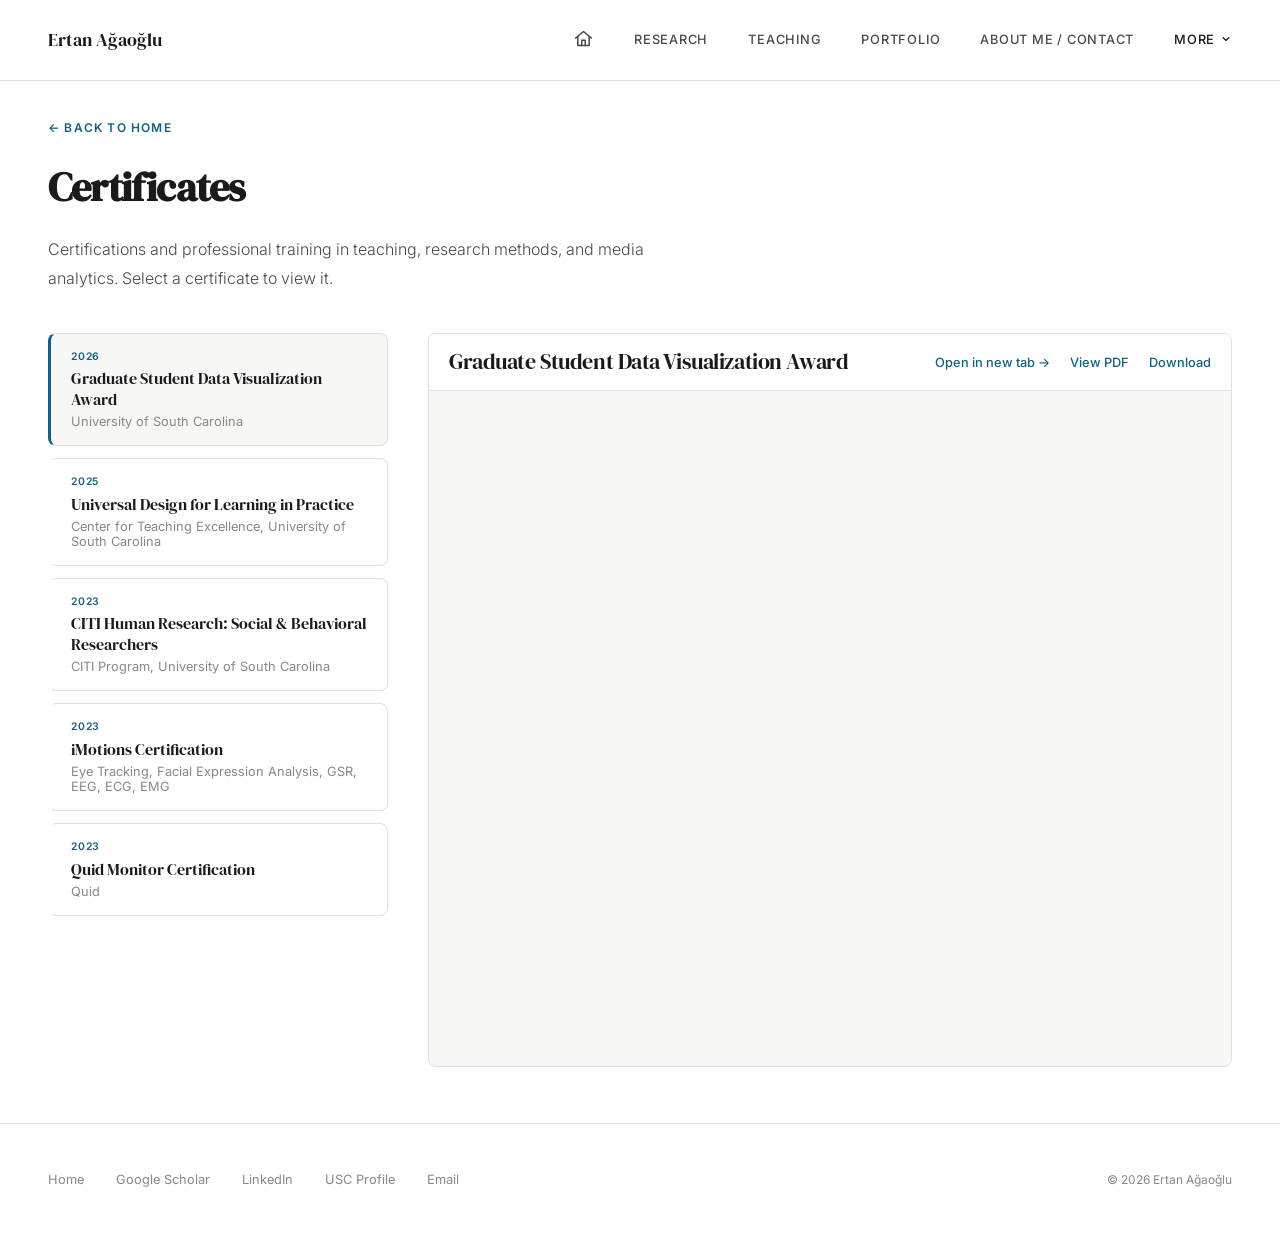
<file: certificates.html>
<!DOCTYPE html>
<html lang="en">
<head>
  <meta charset="UTF-8">
  <meta name="viewport" content="width=device-width, initial-scale=1.0">
  <title>Certificates | Ertan Ağaoğlu</title>
  <meta name="description" content="Certificates and professional training of Ertan Ağaoğlu.">
  <link rel="icon" type="image/svg+xml" href="favicon.svg">

  <meta property="og:type" content="website">
  <meta property="og:site_name" content="Ertan Ağaoğlu">
  <meta property="og:title" content="Certificates | Ertan Ağaoğlu">
  <meta property="og:description" content="Certificates and professional training of Ertan Ağaoğlu.">
  <meta property="og:url" content="https://ertanagaoglu.com/certificates.html">
  <meta property="og:image" content="https://ertanagaoglu.com/agaoglu_ertan.png">

  <link rel="preconnect" href="https://fonts.googleapis.com">
  <link rel="preconnect" href="https://fonts.gstatic.com" crossorigin>
  <link href="https://fonts.googleapis.com/css2?family=DM+Serif+Display:ital@0;1&family=Inter:wght@300;400;500;600&display=swap" rel="stylesheet">
  <link rel="stylesheet" href="style.css">
  <style>
    nav{background:rgba(255,255,255,.92);backdrop-filter:blur(20px);-webkit-backdrop-filter:blur(20px);box-shadow:0 1px 0 var(--border)}
    .cert-page{padding-top:calc(80px + 2.5rem)}
    .back-home{display:inline-flex;align-items:center;gap:.4rem;font-size:.75rem;font-weight:600;letter-spacing:.1em;text-transform:uppercase;color:var(--accent);text-decoration:none;margin-bottom:1.25rem}
    .back-home:hover{color:var(--text)}
    .back-links{display:flex;gap:1.75rem;flex-wrap:wrap}
    .single-only{display:none}
    body.single .single-only{display:inline-flex}
    body.single .cert-list,body.single .list-only{display:none}
    body.single .cert-layout{grid-template-columns:1fr}
    body.single .cert-bar h2{display:none}
    body.single .cert-bar{justify-content:flex-end}
    body.single .cert-frame{height:85vh}
    .cert-meta{display:block;margin-bottom:.5rem}
    .cert-intro{font-size:1rem;line-height:1.8;color:var(--text2);font-weight:300;max-width:620px;margin-bottom:2.5rem}
    .cert-layout{display:grid;grid-template-columns:340px 1fr;gap:2.5rem;align-items:start}
    .cert-list{list-style:none;display:flex;flex-direction:column;gap:.75rem;position:sticky;top:110px}
    .cert-item{width:100%;text-align:left;font:inherit;cursor:pointer;background:var(--bg);border:1px solid var(--border);border-left:3px solid transparent;border-radius:8px;padding:1rem 1.25rem;transition:all .25s}
    .cert-item:hover{box-shadow:0 6px 24px rgba(0,0,0,.06)}
    .cert-item[aria-selected="true"]{border-left-color:var(--accent);background:var(--bg2)}
    .cert-item .course-name{font-size:.98rem;color:var(--text);margin:.1rem 0 .25rem}
    .cert-item .cert-issuer{font-size:.8rem;color:var(--muted)}
    .cert-viewer{border:1px solid var(--border);border-radius:8px;overflow:hidden;background:var(--bg2)}
    .cert-bar{display:flex;justify-content:space-between;align-items:center;gap:1rem;padding:.9rem 1.25rem;background:var(--bg);border-bottom:1px solid var(--border)}
    .cert-bar h2{font-family:var(--serif);font-size:1.35rem;font-weight:400;margin:0;line-height:1.3}
    .cert-actions{display:flex;gap:1.25rem;flex-shrink:0}
    .cert-actions a{margin-top:0}
    .cert-frame{display:block;width:100%;height:75vh;min-height:520px;border:0;background:var(--bg2)}
    @media(max-width:900px){
      .cert-page{padding-top:calc(80px + 1.5rem)}
      .cert-layout{grid-template-columns:1fr;gap:1.5rem}
      .cert-list{position:static}
      .cert-bar{flex-direction:column;align-items:flex-start}
      .cert-frame{height:65vh;min-height:420px}
    }
  </style>
</head>
<body>

<nav class="scrolled">
  <div class="nav-inner">
    <a href="index.html" class="nav-logo">Ertan Ağaoğlu</a>
    <button class="nav-toggle" aria-label="Menu" onclick="document.querySelector('.nav-links').classList.toggle('open')">
      <svg viewBox="0 0 24 24"><line x1="3" y1="6" x2="21" y2="6"/><line x1="3" y1="12" x2="21" y2="12"/><line x1="3" y1="18" x2="21" y2="18"/></svg>
    </button>
    <ul class="nav-links">
      <li><a href="index.html" class="nav-home" aria-label="Home" title="Home"><svg viewBox="0 0 24 24" aria-hidden="true"><path d="M3 11.5 12 4l9 7.5"/><path d="M5.5 10v10h13V10"/><path d="M10 20v-6h4v6"/></svg></a></li>
      <li><a href="research.html">Research</a></li>
      <li><a href="teaching.html">Teaching</a></li>
      <li><a href="portfolio.html">Portfolio</a></li>
      <li><a href="beyond-academia.html">About Me / Contact</a></li>
      <li class="nav-more"><button type="button" class="nav-more-btn active" aria-expanded="false" aria-haspopup="true">More <svg viewBox="0 0 24 24" aria-hidden="true"><path d="m6 9 6 6 6-6"/></svg></button>
        <ul class="nav-more-menu"><li><a href="certificates.html" class="active">Certifications</a></li></ul>
      </li>
    </ul>
  </div>
</nav>

<section class="section cert-page">
  <div class="back-links">
    <a href="certificates.html" class="back-home single-only">&larr; All Certificates</a>
    <a href="index.html" class="back-home">&larr; Back to Home</a>
  </div>
  <span id="page-meta" class="course-code cert-meta single-only"></span>
  <h2 id="page-title">Certificates</h2>
  <p id="page-intro" class="cert-intro">Certifications and professional training in teaching, research methods, and media analytics. Select a certificate to view it.</p>

  <div class="cert-layout">
    <ul class="cert-list" role="tablist" aria-label="Certificates">
      <li><button class="cert-item" role="tab" aria-selected="true" data-file="certificates/DataViz.pdf">
        <div class="course-code">2026</div>
        <div class="course-name">Graduate Student Data Visualization Award</div>
        <div class="cert-issuer">University of South Carolina</div>
      </button></li>
      <li><button class="cert-item" role="tab" aria-selected="false" data-file="certificates/UDL.pdf">
        <div class="course-code">2025</div>
        <div class="course-name">Universal Design for Learning in Practice</div>
        <div class="cert-issuer">Center for Teaching Excellence, University of South Carolina</div>
      </button></li>
      <li><button class="cert-item" role="tab" aria-selected="false" data-file="certificates/CITI.pdf">
        <div class="course-code">2023</div>
        <div class="course-name">CITI Human Research: Social &amp; Behavioral Researchers</div>
        <div class="cert-issuer">CITI Program, University of South Carolina</div>
      </button></li>
      <li><button class="cert-item" role="tab" aria-selected="false" data-file="certificates/iMotions.pdf">
        <div class="course-code">2023</div>
        <div class="course-name">iMotions Certification</div>
        <div class="cert-issuer">Eye Tracking, Facial Expression Analysis, GSR, EEG, ECG, EMG</div>
      </button></li>
      <li><button class="cert-item" role="tab" aria-selected="false" data-file="certificates/Quid_Monitor.pdf">
        <div class="course-code">2023</div>
        <div class="course-name">Quid Monitor Certification</div>
        <div class="cert-issuer">Quid</div>
      </button></li>
    </ul>

    <div class="cert-viewer" role="tabpanel">
      <div class="cert-bar">
        <h2 id="cert-title">Graduate Student Data Visualization Award</h2>
        <div class="cert-actions">
          <a id="cert-open" class="card-link list-only" href="certificates.html?c=dataviz" target="_blank" rel="noopener">Open in new tab &rarr;</a>
          <a id="cert-pdf" class="card-link" href="certificates/DataViz.pdf" target="_blank" rel="noopener">View PDF</a>
          <a id="cert-download" class="card-link" href="certificates/DataViz.pdf" download>Download</a>
        </div>
      </div>
      <iframe id="cert-frame" class="cert-frame" src="certificates/DataViz.pdf#view=FitH" title="Certificate viewer"></iframe>
    </div>
  </div>
</section>

<footer>
  <div class="footer-inner">
    <div class="footer-links">
      <a href="index.html">Home</a>
      <a href="https://scholar.google.com/citations?user=BY0EhgkAAAAJ&hl=en" target="_blank" rel="noopener noreferrer">Google Scholar</a>
      <a href="https://www.linkedin.com/in/ertanagaoglu/" target="_blank" rel="noopener noreferrer">LinkedIn</a>
      <a href="https://sc.edu/study/colleges_schools/cic/academic_programs/phd/mass_communication_phd/doctoral_students/agaoglu_ertan.php" target="_blank" rel="noopener noreferrer">USC Profile</a>
      <a href="mailto:eagaoglu@email.sc.edu">Email</a>
    </div>
    <p>&copy; 2026 Ertan Ağaoğlu</p>
  </div>
</footer>

<script>
(function(){
  const items=document.querySelectorAll('.cert-item');
  const frame=document.getElementById('cert-frame');
  const title=document.getElementById('cert-title');
  const open=document.getElementById('cert-open');
  const dl=document.getElementById('cert-download');
  const pdf=document.getElementById('cert-pdf');
  const slug=b=>b.dataset.file.split('/').pop().replace('.pdf','').toLowerCase();
  const find=s=>s&&[...items].find(b=>slug(b)===s.toLowerCase());
  function show(btn,single){
    items.forEach(b=>b.setAttribute('aria-selected',b===btn?'true':'false'));
    const f=btn.dataset.file,name=btn.querySelector('.course-name').textContent;
    frame.src=f+'#view=FitH';
    pdf.href=f;dl.href=f;open.href='certificates.html?c='+slug(btn);
    title.textContent=name;
    if(single){
      document.body.classList.add('single');
      document.getElementById('page-title').textContent=name;
      document.getElementById('page-meta').textContent=btn.querySelector('.course-code').textContent;
      document.getElementById('page-intro').textContent=btn.querySelector('.cert-issuer').textContent;
      document.title=name+' | Ertan Ağaoğlu';
    }else{
      history.replaceState(null,'','#'+slug(btn));
    }
  }
  items.forEach(b=>b.addEventListener('click',()=>{show(b);if(window.innerWidth<=900)document.querySelector('.cert-viewer').scrollIntoView({behavior:'smooth'})}));
  const c=find(new URLSearchParams(location.search).get('c'));
  if(c)show(c,true);
  else{const m=find(location.hash.slice(1));if(m)show(m)}
})();
</script>
<script src="nav-more.js" defer></script>
</body>
</html>
</file>
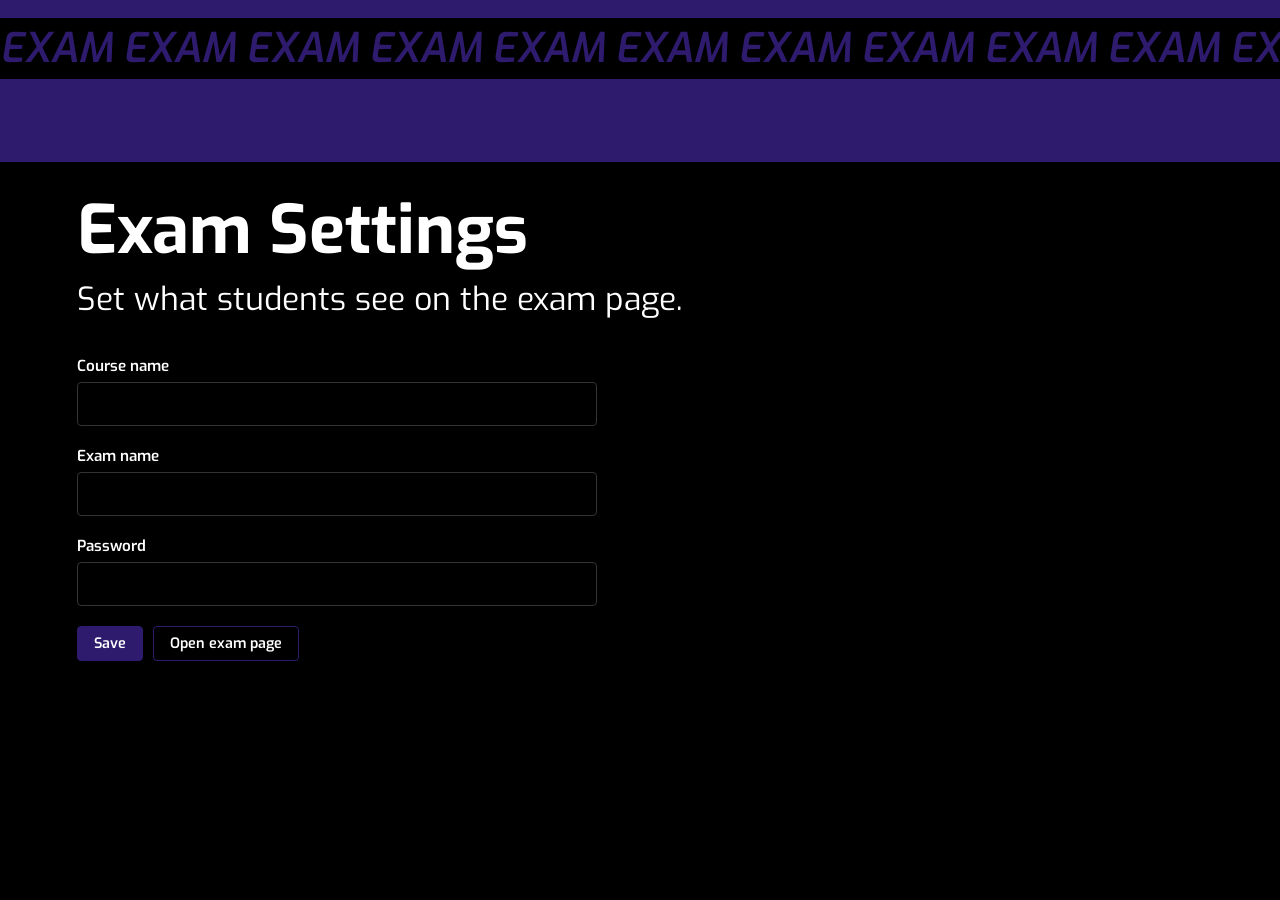
<file: exam-admin.html>
<!DOCTYPE html>
<html lang="en">
<head>
  <meta charset="UTF-8">
  <meta name="viewport" content="width=device-width, initial-scale=1.0">
  <meta name="robots" content="noindex, nofollow">
  <title>Exam Admin</title>
  <link rel="icon" type="image/svg+xml" href="favicon.svg">
  <link rel="preconnect" href="https://fonts.googleapis.com">
  <link rel="preconnect" href="https://fonts.gstatic.com" crossorigin>
  <link href="https://fonts.googleapis.com/css2?family=Exo:ital,wght@0,400;0,600;0,700;1,400;1,600&display=swap" rel="stylesheet">
  <link rel="stylesheet" href="exam.css">
</head>
<body>
  <div class="band"><div class="strip" id="strip"></div></div>

  <main class="content">
    <h1 class="exam-title">Exam Settings</h1>
    <p class="course-sub">Set what students see on the exam page.</p>

    <form class="admin-form" id="adminForm" style="margin-top: 36px;">
      <label>Course name
        <input class="input" id="course" type="text" autocomplete="off">
      </label>
      <label>Exam name
        <input class="input" id="exam" type="text" autocomplete="off">
      </label>
      <label>Password
        <input class="input" id="password" type="text" autocomplete="off">
      </label>
      <div class="admin-actions">
        <button class="btn primary" type="submit">Save</button>
        <a class="btn" href="exam.html">Open exam page</a>
        <span class="saved-msg" id="savedMsg" hidden>Saved</span>
      </div>
    </form>
  </main>

  <script>
    const KEY = 'examSettings';
    let settings = {};
    try { settings = JSON.parse(localStorage.getItem(KEY)) || {}; } catch (e) {}

    const fields = ['course', 'exam', 'password'];
    fields.forEach(f => { document.getElementById(f).value = settings[f] || ''; });

    function renderStrip() {
      const c = settings.course || 'EXAM ';
      const num = (c.match(/\d+/) || [c + ' '])[0];
      document.getElementById('strip').textContent = num.repeat(Math.ceil(400 / num.length));
    }
    renderStrip();

    document.getElementById('adminForm').addEventListener('submit', e => {
      e.preventDefault();
      fields.forEach(f => { settings[f] = document.getElementById(f).value.trim(); });
      try { localStorage.setItem(KEY, JSON.stringify(settings)); } catch (err) {}
      renderStrip();
      const msg = document.getElementById('savedMsg');
      msg.hidden = false;
      setTimeout(() => { msg.hidden = true; }, 2000);
    });
  </script>
</body>
</html>
</file>
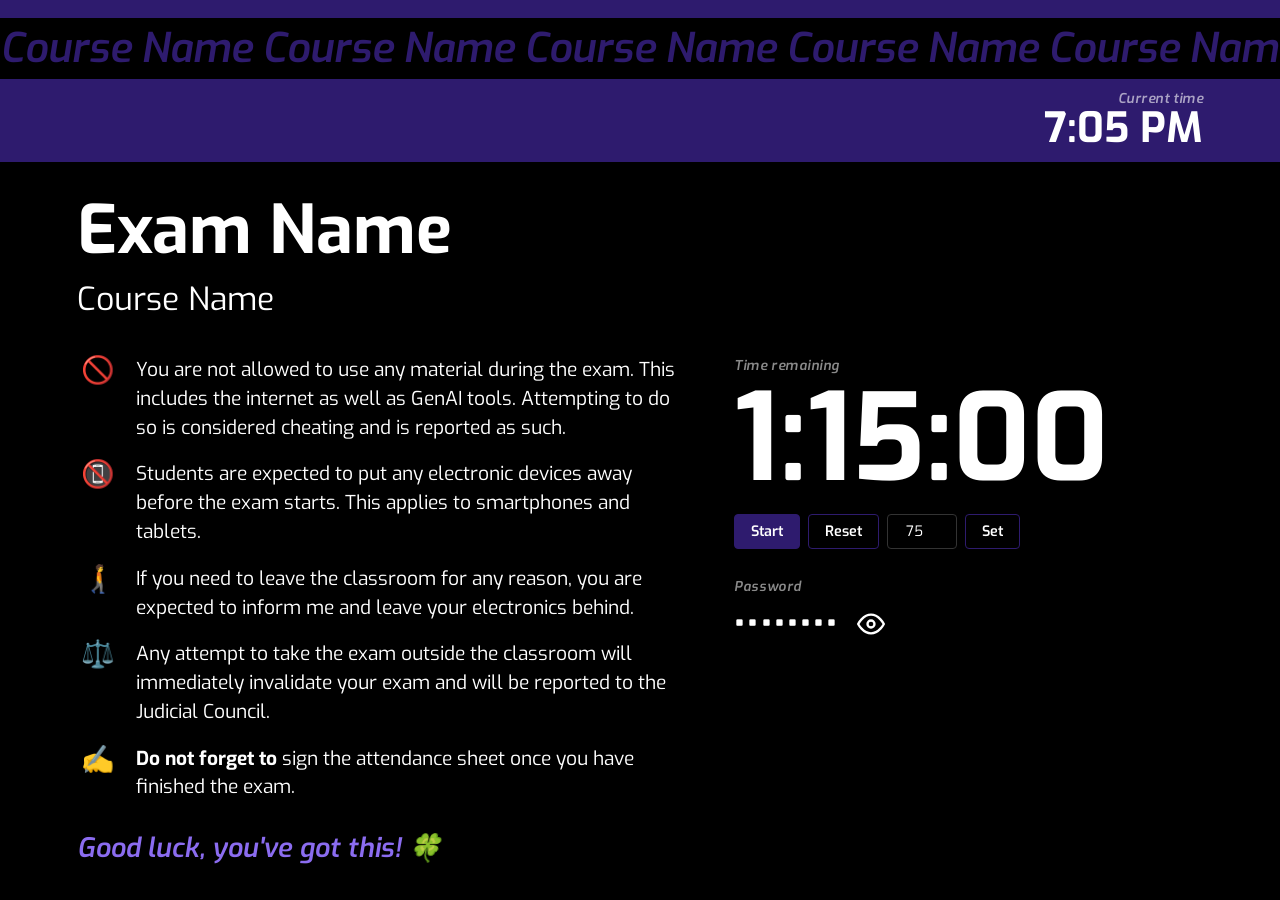
<file: exam.html>
<!DOCTYPE html>
<html lang="en">
<head>
  <meta charset="UTF-8">
  <meta name="viewport" content="width=device-width, initial-scale=1.0">
  <meta name="robots" content="noindex, nofollow">
  <title>Exam</title>
  <link rel="icon" type="image/svg+xml" href="favicon.svg">
  <link rel="preconnect" href="https://fonts.googleapis.com">
  <link rel="preconnect" href="https://fonts.gstatic.com" crossorigin>
  <link href="https://fonts.googleapis.com/css2?family=Exo:ital,wght@0,400;0,600;0,700;1,400;1,600&display=swap" rel="stylesheet">
  <link rel="stylesheet" href="exam.css">
</head>
<body>
  <div class="band"><div class="strip" id="strip"></div><div class="clock"><span class="clock-label">Current time</span><span id="clock"></span></div></div>

  <main class="content">
    <h1 class="exam-title" id="examName"></h1>
    <p class="course-sub" id="courseName"></p>

    <div class="grid">
      <ul class="rules">
        <li><span class="ico">🚫</span><span>You are not allowed to use any material during the exam. This includes the internet as well as GenAI tools. Attempting to do so is considered cheating and is reported as such.</span></li>
        <li><span class="ico">📵</span><span>Students are expected to put any electronic devices away before the exam starts. This applies to smartphones and tablets.</span></li>
        <li><span class="ico">🚶‍➡️</span><span>If you need to leave the classroom for any reason, you are expected to inform me and leave your electronics behind.</span></li>
        <li><span class="ico">⚖️</span><span>Any attempt to take the exam outside the classroom will immediately invalidate your exam and will be reported to the Judicial Council.</span></li>
        <li><span class="ico">✍️</span><span><strong>Do not forget to</strong> sign the attendance sheet once you have finished the exam.</span></li>
        <li class="good-luck">Good luck, you've got this! 🍀</li>
      </ul>

      <div class="side">
        <div>
          <p class="label">Time remaining</p>
          <div class="timer-display" id="timerDisplay">75:00</div>
          <div class="controls">
            <button class="btn primary" id="startBtn">Start</button>
            <button class="btn" id="resetBtn">Reset</button>
            <input class="input minutes-input" id="minutesInput" type="number" min="1" max="999" value="75" aria-label="Minutes">
            <button class="btn" id="setBtn">Set</button>
          </div>
        </div>
        <div class="pw-block" id="pwBlock">
          <p class="label">Password</p>
          <div class="password-row">
            <span class="password-value" id="passwordValue">••••••••</span>
            <button class="eye-btn" id="eyeBtn" aria-label="Show password"></button>
          </div>
        </div>
      </div>
    </div>
  </main>

  <script>
    const KEY = 'examSettings';
    let settings = {};
    try { settings = JSON.parse(localStorage.getItem(KEY)) || {}; } catch (e) {}

    const course = settings.course || 'Course Name';
    document.getElementById('courseName').textContent = course;
    document.getElementById('examName').textContent = settings.exam || 'Exam Name';
    document.title = settings.exam || 'Exam';

    // Repeat the course number (or the course name) across the strip
    const num = (course.match(/\d+/) || [course + ' '])[0];
    document.getElementById('strip').textContent = num.repeat(Math.ceil(400 / num.length));

    // Current time
    const clockEl = document.getElementById('clock');
    function renderClock() {
      clockEl.textContent = new Date().toLocaleTimeString([], { hour: 'numeric', minute: '2-digit' });
    }
    renderClock();
    setInterval(renderClock, 1000);

    // Password toggle
    const password = settings.password || '';
    const pwEl = document.getElementById('passwordValue');
    const eyeBtn = document.getElementById('eyeBtn');
    const eyeOpen = '<svg viewBox="0 0 24 24" fill="none" stroke="currentColor" stroke-width="2" stroke-linecap="round" stroke-linejoin="round"><path d="M1 12s4-8 11-8 11 8 11 8-4 8-11 8-11-8-11-8z"/><circle cx="12" cy="12" r="3"/></svg>';
    const eyeClosed = '<svg viewBox="0 0 24 24" fill="none" stroke="currentColor" stroke-width="2" stroke-linecap="round" stroke-linejoin="round"><path d="M17.94 17.94A10.07 10.07 0 0 1 12 20c-7 0-11-8-11-8a18.45 18.45 0 0 1 5.06-5.94"/><path d="M9.9 4.24A9.12 9.12 0 0 1 12 4c7 0 11 8 11 8a18.5 18.5 0 0 1-2.16 3.19"/><path d="M14.12 14.12a3 3 0 1 1-4.24-4.24"/><line x1="1" y1="1" x2="23" y2="23"/></svg>';
    let shown = false;
    function renderPw() {
      pwEl.textContent = shown ? (password || '(not set)') : '••••••••';
      eyeBtn.innerHTML = shown ? eyeClosed : eyeOpen;
      eyeBtn.setAttribute('aria-label', shown ? 'Hide password' : 'Show password');
      document.getElementById('pwBlock').classList.toggle('revealed', shown);
    }
    // Pulsing border around the revealed password for one minute
    const pwBlock = document.getElementById('pwBlock');
    let highlightTimer = null;
    eyeBtn.addEventListener('click', () => {
      shown = !shown;
      renderPw();
      clearTimeout(highlightTimer);
      pwBlock.classList.toggle('highlight', shown);
      if (shown) highlightTimer = setTimeout(() => pwBlock.classList.remove('highlight'), 60000);
    });
    renderPw();

    // Timer
    const display = document.getElementById('timerDisplay');
    const startBtn = document.getElementById('startBtn');
    const minutesInput = document.getElementById('minutesInput');
    let total = 75 * 60, remaining = total, endAt = null, tick = null;

    function fmt(s) {
      const h = Math.floor(s / 3600), m = Math.floor((s % 3600) / 60), sec = s % 60;
      const pad = n => String(n).padStart(2, '0');
      return h ? `${h}:${pad(m)}:${pad(sec)}` : `${pad(m)}:${pad(sec)}`;
    }
    function render() {
      display.textContent = fmt(remaining);
      display.classList.toggle('done', remaining === 0);
    }
    function stop() {
      clearInterval(tick); tick = null; endAt = null;
      startBtn.textContent = 'Start';
    }
    function step() {
      remaining = Math.max(0, Math.round((endAt - Date.now()) / 1000));
      render();
      if (remaining === 0) stop();
    }
    startBtn.addEventListener('click', () => {
      if (tick) { step(); stop(); return; }
      if (remaining === 0) return;
      endAt = Date.now() + remaining * 1000;
      tick = setInterval(step, 250);
      startBtn.textContent = 'Pause';
    });
    document.getElementById('resetBtn').addEventListener('click', () => {
      stop(); remaining = total; render();
    });
    document.getElementById('setBtn').addEventListener('click', () => {
      const m = parseInt(minutesInput.value, 10);
      if (!m || m < 1) return;
      stop(); total = m * 60; remaining = total; render();
    });
    render();
  </script>
</body>
</html>
</file>
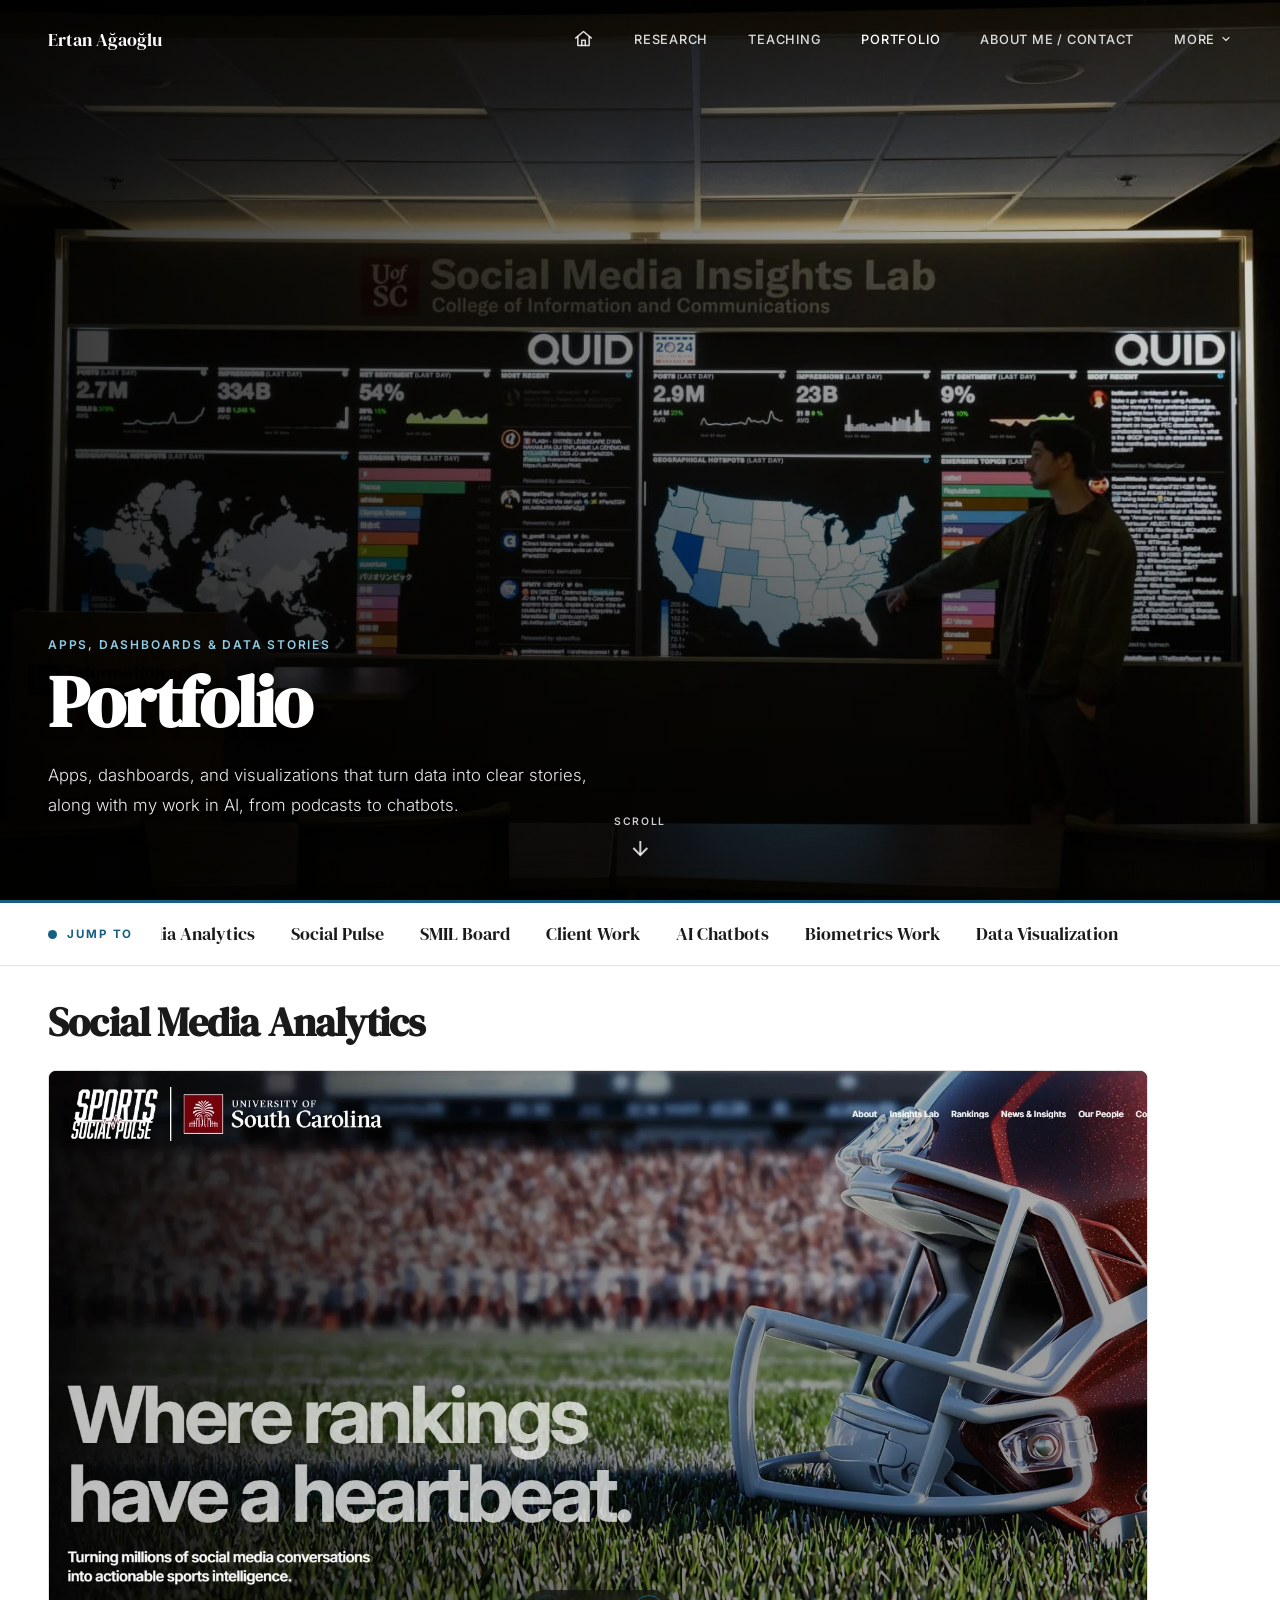
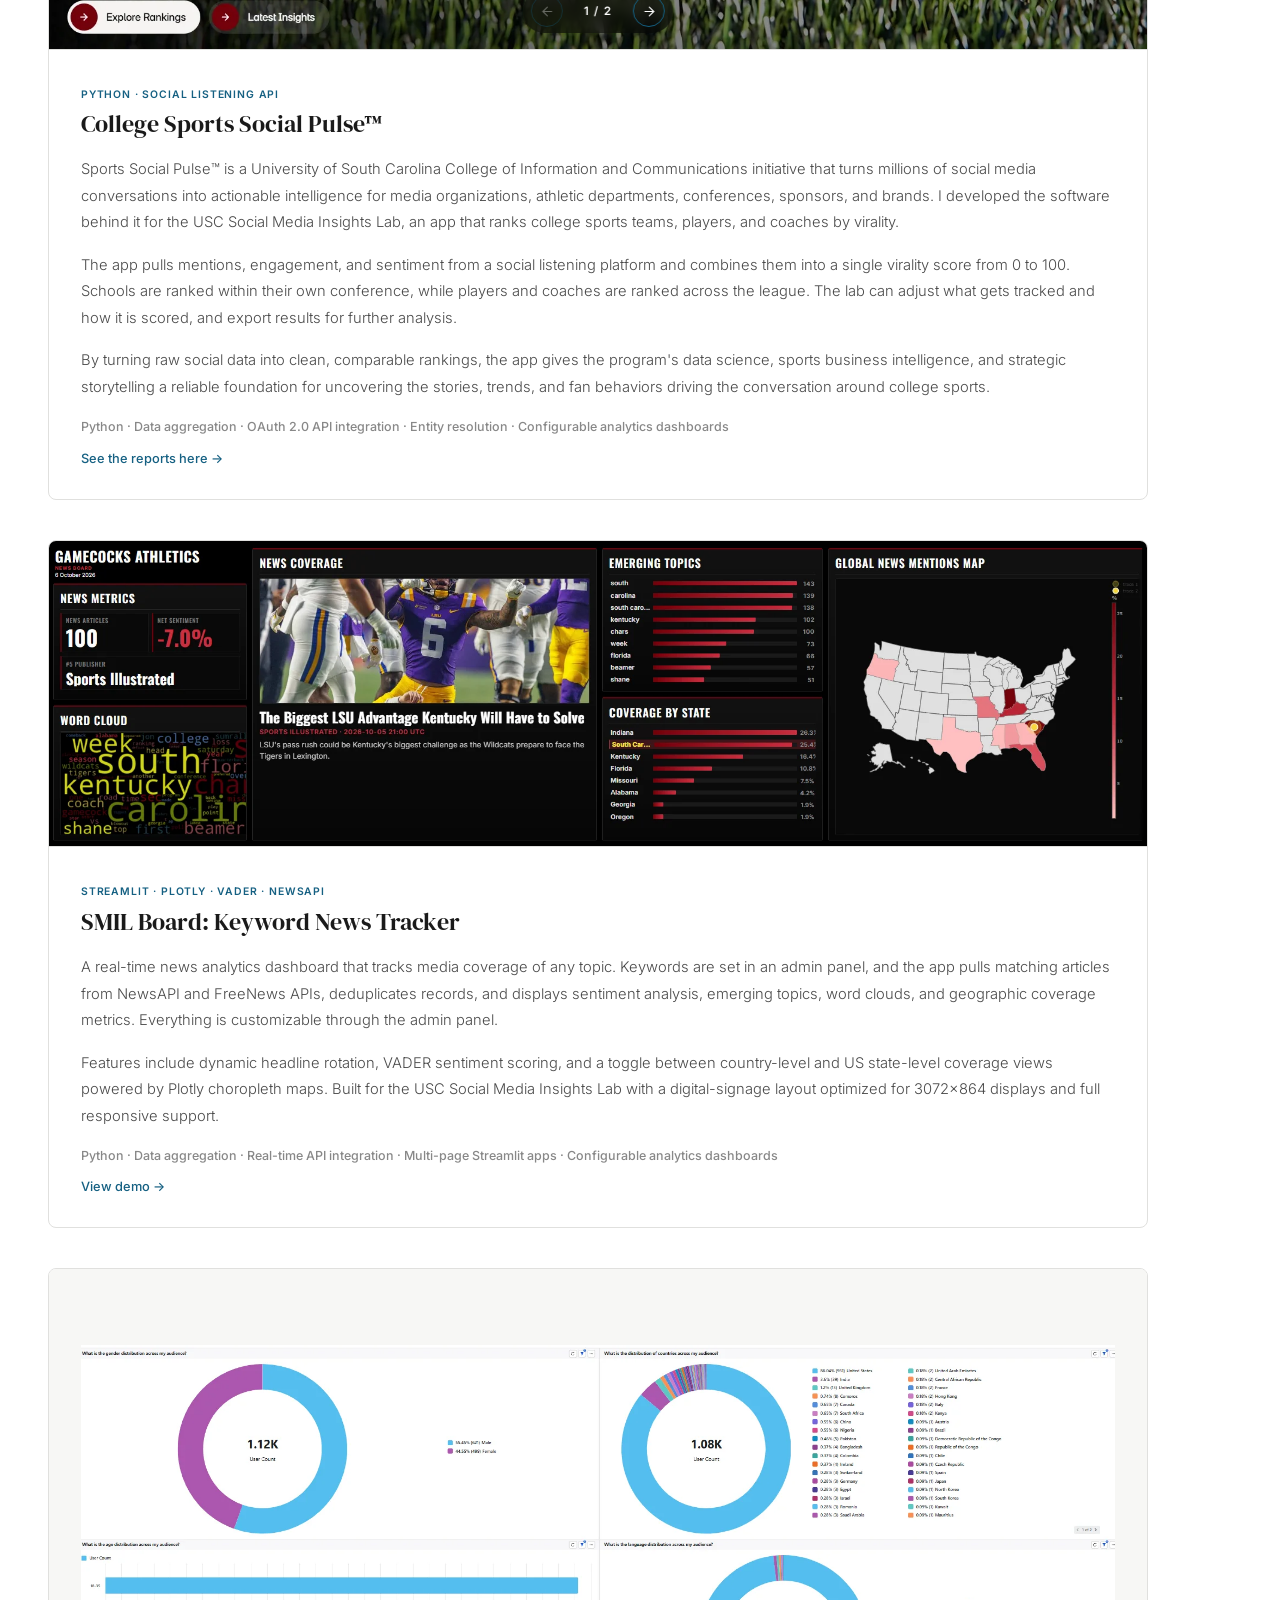
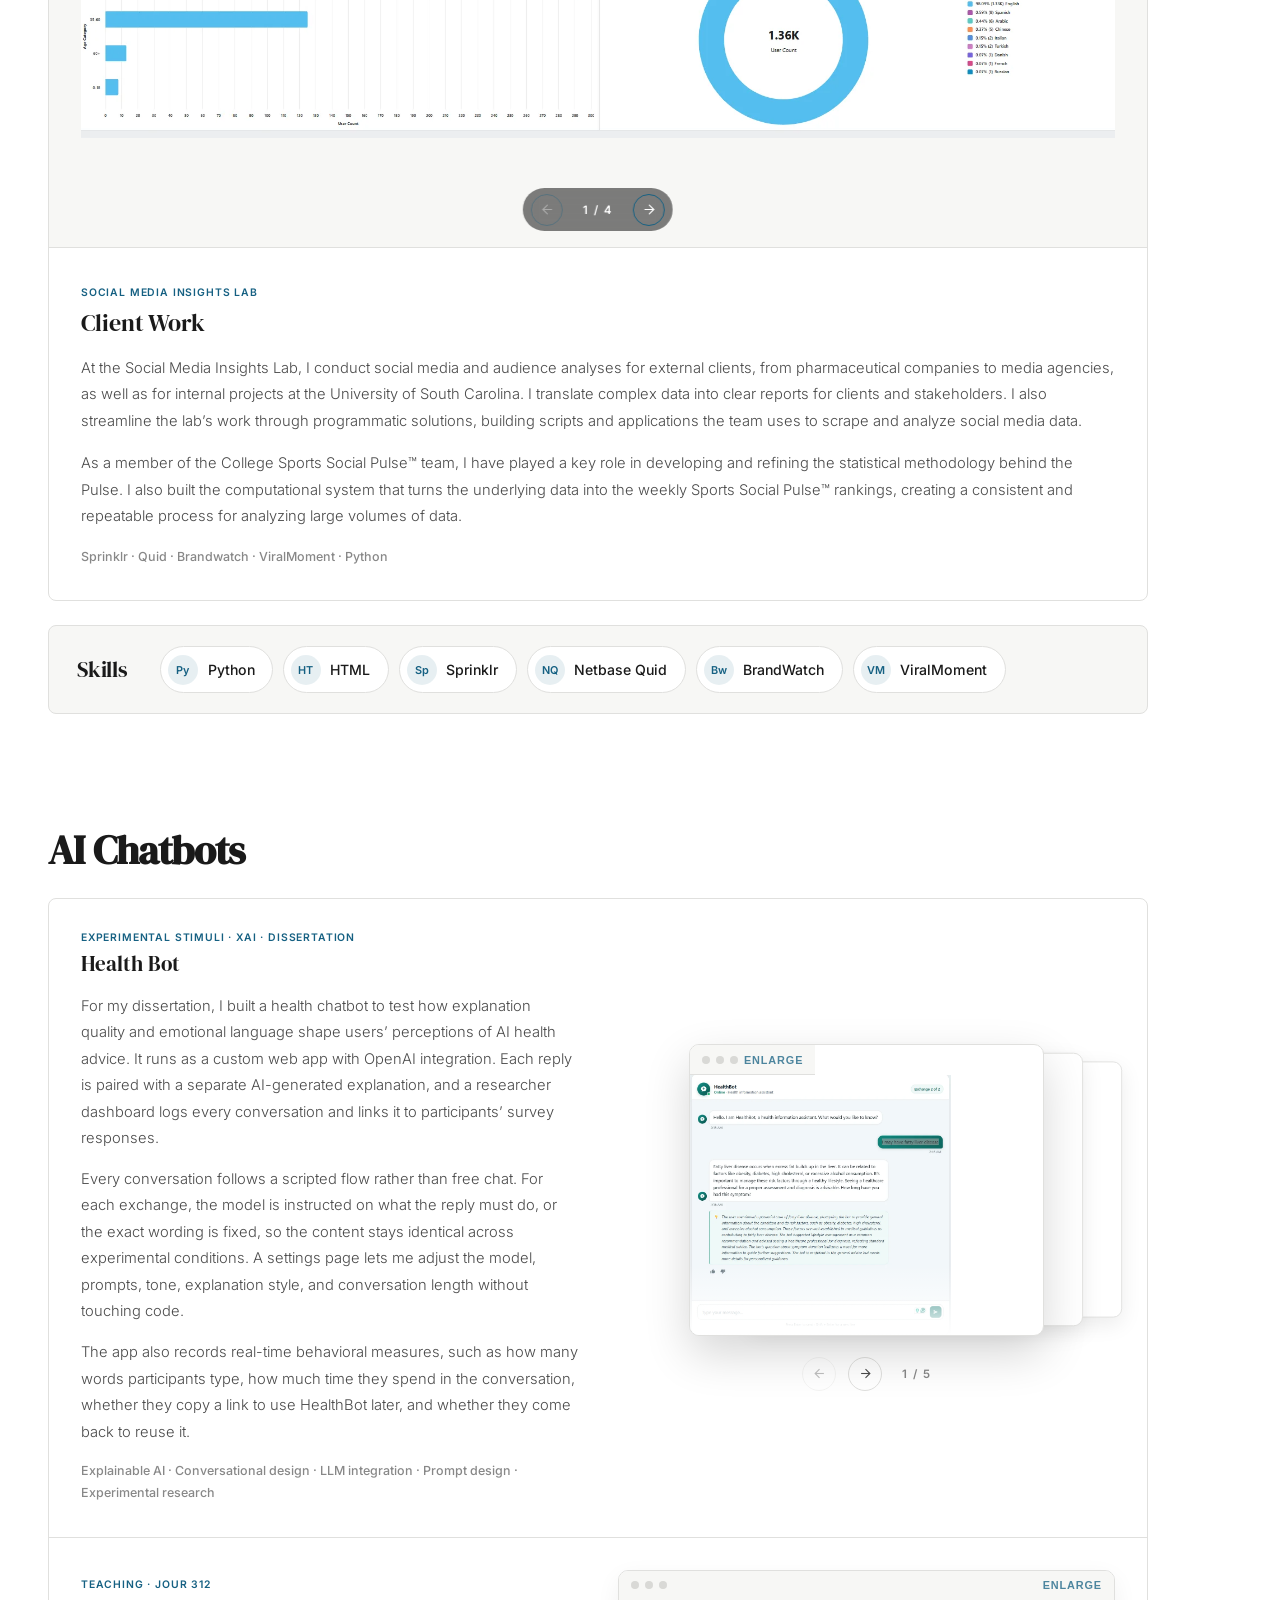
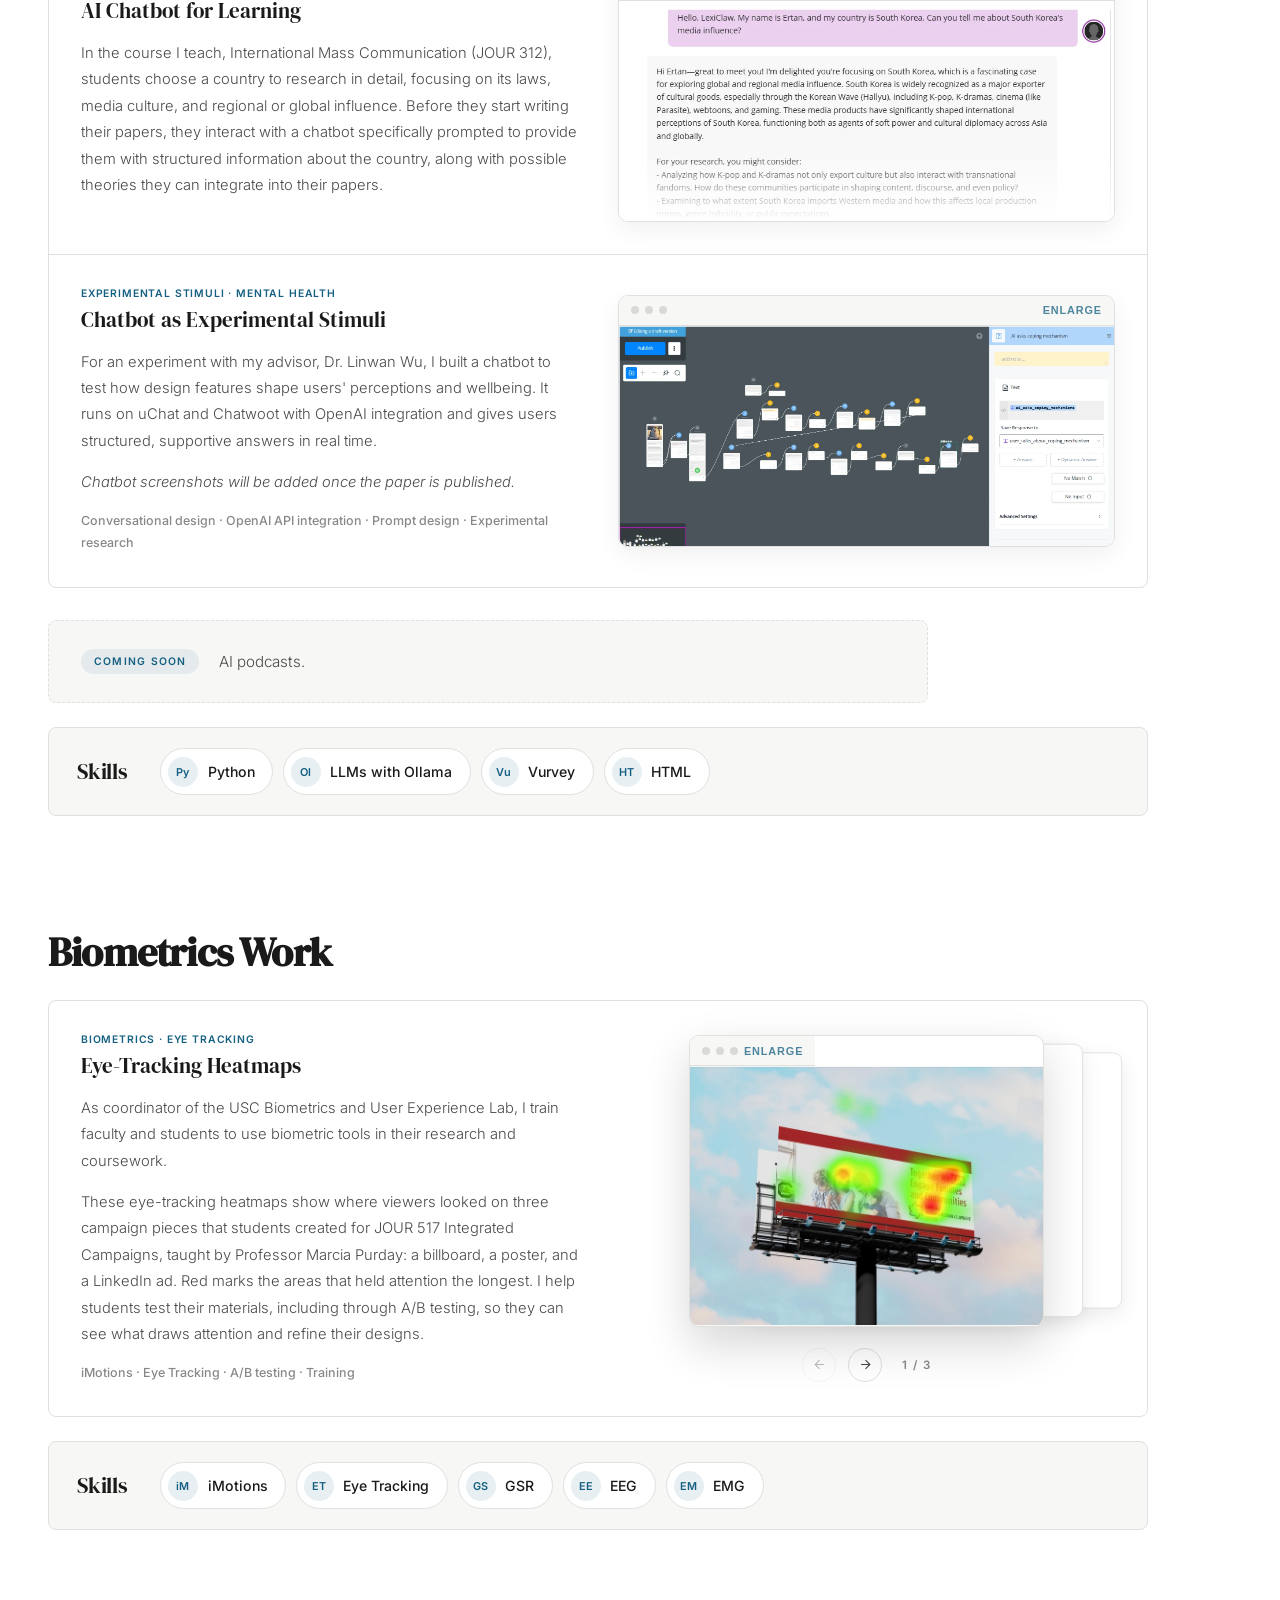
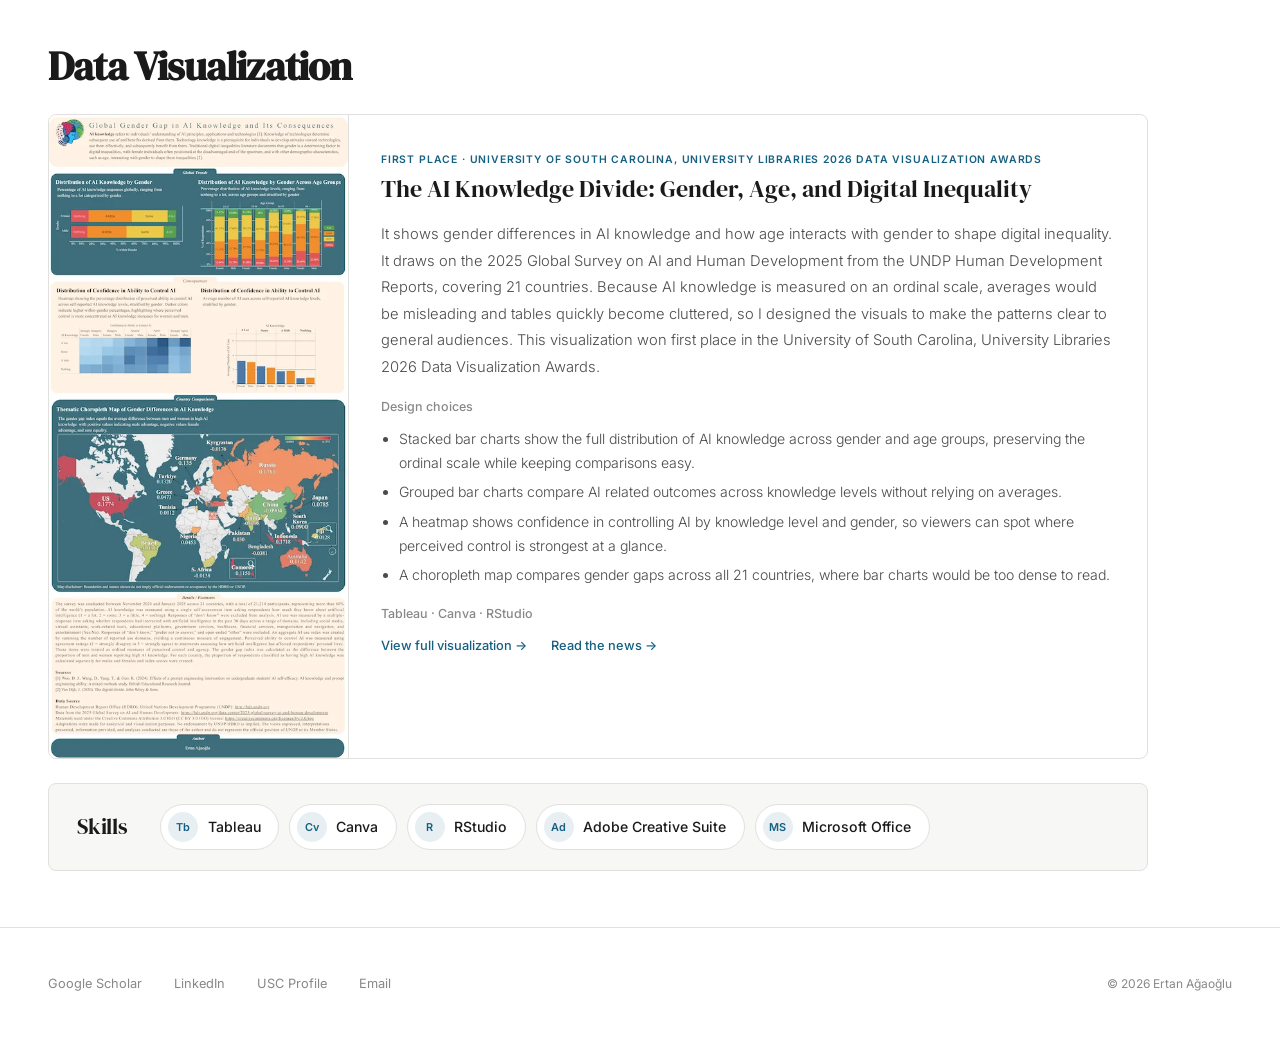
<file: portfolio.html>
<!DOCTYPE html>
<html lang="en">
<head>
  <meta charset="UTF-8">
  <meta name="viewport" content="width=device-width, initial-scale=1.0">
  <title>Portfolio | Ertan Ağaoğlu</title>
  <meta name="description" content="Apps, dashboards, and visualizations that turn data into clear stories, along with my work in AI, from podcasts to chatbots.">
  <link rel="icon" type="image/svg+xml" href="favicon.svg">

  <!-- Open Graph / Social Media -->
  <meta property="og:type" content="website">
  <meta property="og:site_name" content="Ertan Ağaoğlu">
  <meta property="og:title" content="Portfolio | Ertan Ağaoğlu">
  <meta property="og:description" content="Apps, dashboards, and visualizations that turn data into clear stories, along with my work in AI, from podcasts to chatbots.">
  <meta property="og:url" content="https://ertanagaoglu.com/portfolio.html">
  <meta property="og:image" content="https://ertanagaoglu.com/agaoglu_ertan.png">
  <meta name="twitter:card" content="summary_large_image">
  <meta name="twitter:site" content="@ertanagaoglu">

  <link rel="preconnect" href="https://fonts.googleapis.com">
  <link rel="preconnect" href="https://fonts.gstatic.com" crossorigin>
  <link href="https://fonts.googleapis.com/css2?family=DM+Serif+Display:ital@0;1&family=Inter:wght@300;400;500;600&display=swap" rel="stylesheet">
  <link rel="stylesheet" href="style.css">
  <style>
    .portfolio-hero{min-height:100vh;display:flex;flex-direction:column;justify-content:flex-end;position:relative;padding:0 3rem;background:url('portfolio/hero.webp') center 60%/cover no-repeat;background-image:image-set(url('portfolio/hero.webp') type('image/webp'), url('portfolio/hero.jpg') type('image/jpeg'))}
    .portfolio-hero::before{content:'';position:absolute;inset:0;background:linear-gradient(to right,rgba(0,0,0,.8) 0%,rgba(0,0,0,.45) 50%,rgba(0,0,0,.15) 100%),linear-gradient(to top,rgba(0,0,0,.75) 0%,transparent 60%),linear-gradient(to bottom,rgba(0,0,0,.45) 0%,transparent 30%)}
    .portfolio-hero .hero-content{position:relative;z-index:1;max-width:1400px;margin:0 auto;width:100%;padding:0 0 5rem;display:block}
    .portfolio-hero .hero-text{max-width:620px;padding-right:0}
    .portfolio-hero .hero-name{font-size:4.5rem;line-height:1.05;margin-bottom:1.25rem;color:#fff;text-shadow:0 2px 12px rgba(0,0,0,.4)}
    .portfolio-hero .hero-desc{font-size:1.05rem;line-height:1.8;max-width:560px;color:rgba(255,255,255,.92);text-shadow:0 1px 4px rgba(0,0,0,.4);font-weight:300}
    .portfolio-hero .overline{display:inline-block;color:#8fcbe6;font-size:.75rem;letter-spacing:.15em;text-transform:uppercase;margin-bottom:.75rem;font-weight:600}
    nav:not(.scrolled) .nav-logo{color:#fff}
    nav:not(.scrolled) .nav-links a,nav:not(.scrolled) .nav-more-btn{color:rgba(255,255,255,.85)}
    nav:not(.scrolled) .nav-more-btn:hover,nav:not(.scrolled) .nav-more.open .nav-more-btn{color:#fff}
    nav:not(.scrolled) .nav-links a:hover,nav:not(.scrolled) .nav-links a.active{color:#fff}
    nav:not(.scrolled) .nav-toggle svg{stroke:#fff}
    .scroll-arrow{position:absolute;bottom:2.5rem;left:50%;transform:translateX(-50%);display:flex;flex-direction:column;align-items:center;gap:.5rem;cursor:pointer;text-decoration:none;color:rgba(255,255,255,.8);z-index:1}
    .scroll-arrow span{font-size:.65rem;font-weight:600;letter-spacing:.15em;text-transform:uppercase}
    .scroll-arrow svg{width:24px;height:24px;stroke:rgba(255,255,255,.8);stroke-width:2;fill:none;animation:bounce 2s infinite}
    @keyframes bounce{0%,20%,50%,80%,100%{transform:translateY(0)}40%{transform:translateY(8px)}60%{transform:translateY(4px)}}
    @media(max-width:900px){
      .portfolio-hero{padding:0 1.5rem}
      .portfolio-hero .hero-content{padding:0 0 5rem}
      .portfolio-hero .hero-name{font-size:3rem}
    }
  </style>
</head>
<body class="portfolio-body">

<nav>
  <div class="nav-inner">
    <a href="index.html" class="nav-logo">Ertan Ağaoğlu</a>
    <button class="nav-toggle" aria-label="Menu" onclick="document.querySelector('.nav-links').classList.toggle('open')">
      <svg viewBox="0 0 24 24"><line x1="3" y1="6" x2="21" y2="6"/><line x1="3" y1="12" x2="21" y2="12"/><line x1="3" y1="18" x2="21" y2="18"/></svg>
    </button>
    <ul class="nav-links">
      <li><a href="index.html" class="nav-home" aria-label="Home" title="Home"><svg viewBox="0 0 24 24" aria-hidden="true"><path d="M3 11.5 12 4l9 7.5"/><path d="M5.5 10v10h13V10"/><path d="M10 20v-6h4v6"/></svg></a></li>
      <li><a href="research.html">Research</a></li>
      <li><a href="teaching.html">Teaching</a></li>
      <li><a href="portfolio.html" class="active">Portfolio</a></li>
      <li><a href="beyond-academia.html">About Me / Contact</a></li>
      <li class="nav-more"><button type="button" class="nav-more-btn" aria-expanded="false" aria-haspopup="true">More <svg viewBox="0 0 24 24" aria-hidden="true"><path d="m6 9 6 6 6-6"/></svg></button>
        <ul class="nav-more-menu"><li><a href="certificates.html">Certifications</a></li></ul>
      </li>
    </ul>
  </div>
</nav>

<section class="portfolio-hero">
  <div class="hero-content">
    <div class="hero-text">
      <span class="overline">Apps, Dashboards &amp; Data Stories</span>
      <h1 class="hero-name">Portfolio</h1>
      <p class="hero-desc">Apps, dashboards, and visualizations that turn data into clear stories, along with my work in AI, from podcasts to chatbots.</p>
    </div>
  </div>
  <a href="#analytics" class="scroll-arrow">
    <span>Scroll</span>
    <svg viewBox="0 0 24 24"><path d="M12 5v14"/><path d="m19 12-7 7-7-7"/></svg>
  </a>
</section>

<div class="subnav" aria-label="Jump to a section">
  <div class="subnav-inner">
    <span class="subnav-label">Jump to</span>
    <ul class="subnav-links">
      <li><a href="#analytics">Social Media Analytics</a></li>
      <li><a href="#social-pulse">Social Pulse</a></li>
      <li><a href="#smil-board">SMIL Board</a></li>
      <li><a href="#client-work">Client Work</a></li>
      <li><a href="#ai-chatbots">AI Chatbots</a></li>
      <li><a href="#biometrics">Biometrics Work</a></li>
      <li><a href="#data-viz">Data Visualization</a></li>
      <li class="subnav-indicator" aria-hidden="true"></li>
    </ul>
    <button type="button" class="subnav-top" aria-label="Back to top">&uarr; Top</button>
  </div>
  <div class="subnav-progress" aria-hidden="true"></div>
</div>

<section class="section" id="analytics" style="padding-top:2rem">
  <h2>Social Media Analytics</h2>
  <div class="app-card reveal">
    <div class="app-item" id="social-pulse">
      <div class="app-slider" tabindex="0" role="group" aria-roledescription="carousel" aria-label="College Sports Social Pulse screenshots">
        <div class="app-slides">
          <div class="app-slide"><img src="portfolio/sports-social-pulse.webp" alt="College Sports Social Pulse website: Where rankings have a heartbeat" loading="lazy"></div>
          <div class="app-slide"><img src="portfolio/cssp-aggregator.webp" alt="CSSP Data Aggregator dashboard with a Virality V.2 calculation and a ranked table of ACC teams, with some values blurred" loading="lazy"></div>
        </div>
        <div class="slider-controls">
          <button type="button" class="slider-btn" data-dir="-1" aria-label="Previous screenshot"><svg viewBox="0 0 24 24" aria-hidden="true"><path d="M19 12H5"/><path d="m12 19-7-7 7-7"/></svg></button>
          <span class="slider-count" aria-live="polite"></span>
          <button type="button" class="slider-btn" data-dir="1" aria-label="Next screenshot"><svg viewBox="0 0 24 24" aria-hidden="true"><path d="M5 12h14"/><path d="m12 5 7 7-7 7"/></svg></button>
        </div>
      </div>
      <div class="app-body">
    <span class="course-code">Python &middot; Social Listening API</span>
    <h3 class="course-name">College Sports Social Pulse&trade;</h3>
    <p>Sports Social Pulse&trade; is a University of South Carolina College of Information and Communications initiative that turns millions of social media conversations into actionable intelligence for media organizations, athletic departments, conferences, sponsors, and brands. I developed the software behind it for the USC Social Media Insights Lab, an app that ranks college sports teams, players, and coaches by virality.</p>
    <p>The app pulls mentions, engagement, and sentiment from a social listening platform and combines them into a single virality score from 0 to 100. Schools are ranked within their own conference, while players and coaches are ranked across the league. The lab can adjust what gets tracked and how it is scored, and export results for further analysis.</p>
    <p>By turning raw social data into clean, comparable rankings, the app gives the program's data science, sports business intelligence, and strategic storytelling a reliable foundation for uncovering the stories, trends, and fan behaviors driving the conversation around college sports.</p>
    <p class="app-skills">Python &middot; Data aggregation &middot; OAuth 2.0 API integration &middot; Entity resolution &middot; Configurable analytics dashboards</p>
    <a class="card-link" href="https://collegesportssocialpulse.com" target="_blank" rel="noopener noreferrer">See the reports here &rarr;</a>
      </div>
    </div>
    <div class="app-item" id="smil-board">
      <img class="app-img" src="portfolio/smil-board.webp" alt="SMIL Board dashboard showing news metrics, word cloud, emerging topics, and coverage map" loading="lazy">
      <div class="app-body">
    <span class="course-code">Streamlit &middot; Plotly &middot; VADER &middot; NewsAPI</span>
    <h3 class="course-name">SMIL Board: Keyword News Tracker</h3>
    <p>A real-time news analytics dashboard that tracks media coverage of any topic. Keywords are set in an admin panel, and the app pulls matching articles from NewsAPI and FreeNews APIs, deduplicates records, and displays sentiment analysis, emerging topics, word clouds, and geographic coverage metrics. Everything is customizable through the admin panel.</p>
    <p>Features include dynamic headline rotation, VADER sentiment scoring, and a toggle between country-level and US state-level coverage views powered by Plotly choropleth maps. Built for the USC Social Media Insights Lab with a digital-signage layout optimized for 3072&times;864 displays and full responsive support.</p>
    <p class="app-skills">Python &middot; Data aggregation &middot; Real-time API integration &middot; Multi-page Streamlit apps &middot; Configurable analytics dashboards</p>
    <a class="card-link" href="portfolio/smil-board-demo.html" target="_blank" rel="noopener">View demo &rarr;</a>
      </div>
    </div>
    <div class="app-item" id="client-work">
      <div class="app-slider app-slider-contain" tabindex="0" role="group" aria-roledescription="carousel" aria-label="Social media analytics report examples">
        <div class="app-slides">
          <div class="app-slide"><img src="portfolio/analytics-audience.webp" alt="Social media audience dashboard with donut charts for gender, countries and languages, and a bar chart of age groups" loading="lazy"></div>
          <div class="app-slide"><img src="portfolio/analytics-topics.webp" alt="Report slide titled Visualizing Topics with a topic wheel and a word cloud centered on Gamecocks, students, offer and receive" loading="lazy"></div>
          <div class="app-slide"><img src="portfolio/analytics-demographics.webp" alt="Report slide titled Demographics with gender, ethnicity, age and profession breakdowns of all mentions" loading="lazy"></div>
          <div class="app-slide"><img src="portfolio/analytics-breakdown.webp" alt="Report slide titled Breaking It Down with post, impression and author counts, trending terms and hashtags, and a daily mentions line chart" loading="lazy"></div>
        </div>
        <div class="slider-controls">
          <button type="button" class="slider-btn" data-dir="-1" aria-label="Previous screenshot"><svg viewBox="0 0 24 24" aria-hidden="true"><path d="M19 12H5"/><path d="m12 19-7-7 7-7"/></svg></button>
          <span class="slider-count" aria-live="polite"></span>
          <button type="button" class="slider-btn" data-dir="1" aria-label="Next screenshot"><svg viewBox="0 0 24 24" aria-hidden="true"><path d="M5 12h14"/><path d="m12 5 7 7-7 7"/></svg></button>
        </div>
      </div>
      <div class="app-body">
    <span class="course-code">Social Media Insights Lab</span>
    <h3 class="course-name">Client Work</h3>
    <p>At the Social Media Insights Lab, I conduct social media and audience analyses for external clients, from pharmaceutical companies to media agencies, as well as for internal projects at the University of South Carolina. I translate complex data into clear reports for clients and stakeholders. I also streamline the lab&rsquo;s work through programmatic solutions, building scripts and applications the team uses to scrape and analyze social media data.</p>
    <p>As a member of the College Sports Social Pulse&trade; team, I have played a key role in developing and refining the statistical methodology behind the Pulse. I also built the computational system that turns the underlying data into the weekly Sports Social Pulse&trade; rankings, creating a consistent and repeatable process for analyzing large volumes of data.</p>
    <p class="app-skills">Sprinklr &middot; Quid &middot; Brandwatch &middot; ViralMoment &middot; Python</p>
      </div>
    </div>
  </div>
  <div class="section-skills reveal">
    <h3 class="strip-title">Skills</h3>
    <ul class="strip-pills">
      <li class="strip-pill"><span class="strip-mark" aria-hidden="true">Py</span>Python</li>
      <li class="strip-pill"><span class="strip-mark" aria-hidden="true">HT</span>HTML</li>
      <li class="strip-pill"><span class="strip-mark" aria-hidden="true">Sp</span>Sprinklr</li>
      <li class="strip-pill"><span class="strip-mark" aria-hidden="true">NQ</span>Netbase Quid</li>
      <li class="strip-pill"><span class="strip-mark" aria-hidden="true">Bw</span>BrandWatch</li>
      <li class="strip-pill"><span class="strip-mark" aria-hidden="true">VM</span>ViralMoment</li>
    </ul>
  </div>
</section>



<section class="section" id="ai-chatbots">
  <h2>AI Chatbots</h2>
  <div class="app-card chatbots reveal">
    <div class="cb-row">
      <div class="cb-text">
        <span class="course-code">Experimental stimuli &middot; XAI &middot; Dissertation</span>
        <h3 class="course-name">Health Bot</h3>
        <p>For my dissertation, I built a health chatbot to test how explanation quality and emotional language shape users&rsquo; perceptions of AI health advice. It runs as a custom web app with OpenAI integration. Each reply is paired with a separate AI-generated explanation, and a researcher dashboard logs every conversation and links it to participants&rsquo; survey responses.</p>
        <p>Every conversation follows a scripted flow rather than free chat. For each exchange, the model is instructed on what the reply must do, or the exact wording is fixed, so the content stays identical across experimental conditions. A settings page lets me adjust the model, prompts, tone, explanation style, and conversation length without touching code.</p>
        <p>The app also records real-time behavioral measures, such as how many words participants type, how much time they spend in the conversation, whether they copy a link to use HealthBot later, and whether they come back to reuse it.</p>
        <p class="app-skills">Explainable AI &middot; Conversational design &middot; LLM integration &middot; Prompt design &middot; Experimental research</p>
      </div>
      <div class="hb-stack" tabindex="0" role="group" aria-roledescription="carousel" aria-label="Health Bot screenshots">
        <div class="hb-viewport">
          <button type="button" class="hb-page" data-lightbox data-src="portfolio/health-bot-neutral.webp" data-alt="HealthBot in the neutral language condition answering a fatty liver disease concern with a short explanation of its reply" data-caption="HealthBot: neutral language condition" aria-label="Enlarge screenshot: HealthBot: neutral language condition">
            <span class="shot-bar" aria-hidden="true"><i></i><i></i><i></i><em>Enlarge</em></span>
            <span class="shot-view"><img src="portfolio/health-bot-neutral.webp" alt="HealthBot in the neutral language condition answering a fatty liver disease concern with a short explanation of its reply" loading="lazy"></span>
          </button>
          <button type="button" class="hb-page" data-lightbox data-src="portfolio/health-bot-emotional.webp" data-alt="HealthBot in the emotional language condition responding warmly to a fatty liver disease concern with a short explanation of its reply" data-caption="HealthBot: emotional language condition" aria-label="Enlarge screenshot: HealthBot: emotional language condition">
            <span class="shot-bar" aria-hidden="true"><i></i><i></i><i></i><em>Enlarge</em></span>
            <span class="shot-view"><img src="portfolio/health-bot-emotional.webp" alt="HealthBot in the emotional language condition responding warmly to a fatty liver disease concern with a short explanation of its reply" loading="lazy"></span>
          </button>
          <button type="button" class="hb-page" data-lightbox data-src="portfolio/health-bot-finish.webp" data-alt="HealthBot at the end of a conversation with options to finish and continue to the survey or get a link to use HealthBot later" data-caption="HealthBot: finishing the conversation" aria-label="Enlarge screenshot: HealthBot: finishing the conversation">
            <span class="shot-bar" aria-hidden="true"><i></i><i></i><i></i><em>Enlarge</em></span>
            <span class="shot-view"><img src="portfolio/health-bot-finish.webp" alt="HealthBot at the end of a conversation with options to finish and continue to the survey or get a link to use HealthBot later" loading="lazy"></span>
          </button>
          <button type="button" class="hb-page" data-lightbox data-src="portfolio/health-bot-admin-stats.webp" data-alt="HealthBot admin overview showing conversations started, finished, and average words typed for each study link" data-caption="HealthBot admin: per-link statistics" aria-label="Enlarge screenshot: HealthBot admin: per-link statistics">
            <span class="shot-bar" aria-hidden="true"><i></i><i></i><i></i><em>Enlarge</em></span>
            <span class="shot-view"><img src="portfolio/health-bot-admin-stats.webp" alt="HealthBot admin overview showing conversations started, finished, and average words typed for each study link" loading="lazy"></span>
          </button>
          <button type="button" class="hb-page" data-lightbox data-src="portfolio/health-bot-script.webp" data-alt="HealthBot admin script editor where each exchange has its own instruction for the model" data-caption="HealthBot admin: scripted conversation flow" aria-label="Enlarge screenshot: HealthBot admin: scripted conversation flow">
            <span class="shot-bar" aria-hidden="true"><i></i><i></i><i></i><em>Enlarge</em></span>
            <span class="shot-view"><img src="portfolio/health-bot-script.webp" alt="HealthBot admin script editor where each exchange has its own instruction for the model" loading="lazy"></span>
          </button>
        </div>
        <div class="hb-controls">
          <button type="button" class="stack-btn" data-dir="-1" aria-label="Previous screenshot"><svg viewBox="0 0 24 24"><path d="M19 12H5"/><path d="m12 19-7-7 7-7"/></svg></button>
          <button type="button" class="stack-btn" data-dir="1" aria-label="Next screenshot"><svg viewBox="0 0 24 24"><path d="M5 12h14"/><path d="m12 5 7 7-7 7"/></svg></button>
          <span class="stack-count" aria-live="polite"></span>
        </div>
      </div>
    </div>
    <div class="cb-row">
      <div class="cb-text">
        <span class="course-code">Teaching &middot; JOUR 312</span>
        <h3 class="course-name">AI Chatbot for Learning</h3>
        <p>In the course I teach, International Mass Communication (JOUR 312), students choose a country to research in detail, focusing on its laws, media culture, and regional or global influence. Before they start writing their papers, they interact with a chatbot specifically prompted to provide them with structured information about the country, along with possible theories they can integrate into their papers.</p>
      </div>
      <button type="button" class="shot" data-lightbox data-src="portfolio/chatbot-learning.webp" data-alt="Chat with a course chatbot that gives a student structured information about South Korea's media influence and suggests research directions" data-caption="AI Chatbot for Learning" aria-label="Enlarge screenshot: AI Chatbot for Learning">
        <span class="shot-bar" aria-hidden="true"><i></i><i></i><i></i><em>Enlarge</em></span>
        <span class="shot-view"><img src="portfolio/chatbot-learning.webp" alt="Chat with a course chatbot that gives a student structured information about South Korea's media influence and suggests research directions" loading="lazy"></span>
      </button>
    </div>
    <div class="cb-row">
      <div class="cb-text">
        <span class="course-code">Experimental Stimuli &middot; Mental Health</span>
        <h3 class="course-name">Chatbot as Experimental Stimuli</h3>
        <p>For an experiment with my advisor, Dr. Linwan Wu, I built a chatbot to test how design features shape users' perceptions and wellbeing. It runs on uChat and Chatwoot with OpenAI integration and gives users structured, supportive answers in real time.</p>
        <p><em>Chatbot screenshots will be added once the paper is published.</em></p>
        <p class="app-skills">Conversational design &middot; OpenAI API integration &middot; Prompt design &middot; Experimental research</p>
      </div>
      <button type="button" class="shot" data-lightbox data-src="portfolio/chatbot-experiment.webp" data-alt="uChat flow builder showing the branching conversation structure of the experimental chatbot" data-caption="Chatbot as Experimental Stimuli (uChat flow)" aria-label="Enlarge screenshot: Chatbot as Experimental Stimuli">
        <span class="shot-bar" aria-hidden="true"><i></i><i></i><i></i><em>Enlarge</em></span>
        <span class="shot-view no-fade"><img src="portfolio/chatbot-experiment.webp" alt="uChat flow builder showing the branching conversation structure of the experimental chatbot" loading="lazy"></span>
      </button>
    </div>
  </div>
  <div class="coming-soon reveal" style="margin-top:2rem">
    <span class="coming-pill">Coming soon</span>
    <p>AI podcasts.</p>
  </div>
  <div class="section-skills reveal">
    <h3 class="strip-title">Skills</h3>
    <ul class="strip-pills">
      <li class="strip-pill"><span class="strip-mark" aria-hidden="true">Py</span>Python</li>
      <li class="strip-pill"><span class="strip-mark" aria-hidden="true">Ol</span>LLMs with Ollama</li>
      <li class="strip-pill"><span class="strip-mark" aria-hidden="true">Vu</span>Vurvey</li>
      <li class="strip-pill"><span class="strip-mark" aria-hidden="true">HT</span>HTML</li>
    </ul>
  </div>
</section>

<section class="section" id="biometrics">
  <h2>Biometrics Work</h2>
  <div class="app-card chatbots reveal">
    <div class="cb-row">
      <div class="cb-text">
        <span class="course-code">Biometrics &middot; Eye Tracking</span>
        <h3 class="course-name">Eye-Tracking Heatmaps</h3>
        <p>As coordinator of the USC Biometrics and User Experience Lab, I train faculty and students to use biometric tools in their research and coursework.</p>
        <p>These eye-tracking heatmaps show where viewers looked on three campaign pieces that students created for JOUR 517 Integrated Campaigns, taught by Professor Marcia Purday: a billboard, a poster, and a LinkedIn ad. Red marks the areas that held attention the longest. I help students test their materials, including through A/B testing, so they can see what draws attention and refine their designs.</p>
        <p class="app-skills">iMotions &middot; Eye Tracking &middot; A/B testing &middot; Training</p>
      </div>
      <div class="hb-stack" tabindex="0" role="group" aria-roledescription="carousel" aria-label="Eye-tracking heatmaps">
        <div class="hb-viewport">
            <button type="button" class="hb-page" data-lightbox data-src="portfolio/biometrics-billboard.webp" data-alt="Eye-tracking heatmap over a billboard for the Carolina Autism and Neurodevelopment Research Center, with attention concentrated on the family photo and the headline" data-caption="Billboard heatmap" aria-label="Enlarge screenshot: Billboard heatmap">
              <span class="shot-bar" aria-hidden="true"><i></i><i></i><i></i><em>Enlarge</em></span>
              <span class="shot-view contain"><img src="portfolio/biometrics-billboard.webp" alt="Eye-tracking heatmap over a billboard for the Carolina Autism and Neurodevelopment Research Center, with attention concentrated on the family photo and the headline" loading="lazy"></span>
            </button>
            <button type="button" class="hb-page" data-lightbox data-src="portfolio/biometrics-poster.webp" data-alt="Eye-tracking heatmap over a CarolinaLIFE poster, with attention on the title and the first lines of text" data-caption="Poster heatmap" aria-label="Enlarge screenshot: Poster heatmap">
              <span class="shot-bar" aria-hidden="true"><i></i><i></i><i></i><em>Enlarge</em></span>
              <span class="shot-view contain"><img src="portfolio/biometrics-poster.webp" alt="Eye-tracking heatmap over a CarolinaLIFE poster, with attention on the title and the first lines of text" loading="lazy"></span>
            </button>
            <button type="button" class="hb-page" data-lightbox data-src="portfolio/biometrics-linkedin.webp" data-alt="Eye-tracking heatmap over a LinkedIn ad for the Carolina Autism and Neurodevelopment Research Center, with attention on the opening line and the headline graphic" data-caption="LinkedIn ad heatmap" aria-label="Enlarge screenshot: LinkedIn ad heatmap">
              <span class="shot-bar" aria-hidden="true"><i></i><i></i><i></i><em>Enlarge</em></span>
              <span class="shot-view contain"><img src="portfolio/biometrics-linkedin.webp" alt="Eye-tracking heatmap over a LinkedIn ad for the Carolina Autism and Neurodevelopment Research Center, with attention on the opening line and the headline graphic" loading="lazy"></span>
            </button>
        </div>
        <div class="hb-controls">
          <button type="button" class="stack-btn" data-dir="-1" aria-label="Previous heatmap"><svg viewBox="0 0 24 24"><path d="M19 12H5"/><path d="m12 19-7-7 7-7"/></svg></button>
          <button type="button" class="stack-btn" data-dir="1" aria-label="Next heatmap"><svg viewBox="0 0 24 24"><path d="M5 12h14"/><path d="m12 5 7 7-7 7"/></svg></button>
          <span class="stack-count" aria-live="polite"></span>
        </div>
      </div>
    </div>
  </div>
  <div class="section-skills reveal">
    <h3 class="strip-title">Skills</h3>
    <ul class="strip-pills">
      <li class="strip-pill"><span class="strip-mark" aria-hidden="true">iM</span>iMotions</li>
      <li class="strip-pill"><span class="strip-mark" aria-hidden="true">ET</span>Eye Tracking</li>
      <li class="strip-pill"><span class="strip-mark" aria-hidden="true">GS</span>GSR</li>
      <li class="strip-pill"><span class="strip-mark" aria-hidden="true">EE</span>EEG</li>
      <li class="strip-pill"><span class="strip-mark" aria-hidden="true">EM</span>EMG</li>
    </ul>
  </div>
</section>

<section class="section" id="data-viz">
  <h2>Data Visualization</h2>
  <div class="app-card app-side reveal">
    <a class="app-thumb" href="portfolio/ai-knowledge-divide-full.webp" target="_blank" rel="noopener noreferrer">
      <img src="portfolio/ai-knowledge-divide.webp" alt="Infographic showing gender and age differences in AI knowledge across 21 countries, using stacked and grouped bar charts, a heatmap, and a world map." loading="lazy">
    </a>
    <div class="app-body">
      <span class="course-code">First Place &middot; University of South Carolina, University Libraries 2026 Data Visualization Awards</span>
      <h3 class="course-name">The AI Knowledge Divide: Gender, Age, and Digital Inequality</h3>
      <p>It shows gender differences in AI knowledge and how age interacts with gender to shape digital inequality. It draws on the 2025 Global Survey on AI and Human Development from the UNDP Human Development Reports, covering 21 countries. Because AI knowledge is measured on an ordinal scale, averages would be misleading and tables quickly become cluttered, so I designed the visuals to make the patterns clear to general audiences. This visualization won first place in the University of South Carolina, University Libraries 2026 Data Visualization Awards.</p>
      <p class="app-skills" style="margin-bottom:.5rem">Design choices</p>
      <ul class="app-list">
        <li>Stacked bar charts show the full distribution of AI knowledge across gender and age groups, preserving the ordinal scale while keeping comparisons easy.</li>
        <li>Grouped bar charts compare AI related outcomes across knowledge levels without relying on averages.</li>
        <li>A heatmap shows confidence in controlling AI by knowledge level and gender, so viewers can spot where perceived control is strongest at a glance.</li>
        <li>A choropleth map compares gender gaps across all 21 countries, where bar charts would be too dense to read.</li>
      </ul>
      <p class="app-skills">Tableau &middot; Canva &middot; RStudio</p>
      <a class="card-link" href="portfolio/ai-knowledge-divide-full.webp" target="_blank" rel="noopener noreferrer">View full visualization &rarr;</a>
      <a class="card-link" style="margin-left:1.25rem" href="https://sc.edu/about/offices_and_divisions/university_libraries/exhibits_events_news/news/2026/2026_data_viz_awards.php" target="_blank" rel="noopener noreferrer">Read the news &rarr;</a>
    </div>
  </div>
  <div class="section-skills reveal">
    <h3 class="strip-title">Skills</h3>
    <ul class="strip-pills">
      <li class="strip-pill"><span class="strip-mark" aria-hidden="true">Tb</span>Tableau</li>
      <li class="strip-pill"><span class="strip-mark" aria-hidden="true">Cv</span>Canva</li>
      <li class="strip-pill"><span class="strip-mark" aria-hidden="true">R</span>RStudio</li>
      <li class="strip-pill"><span class="strip-mark" aria-hidden="true">Ad</span>Adobe Creative Suite</li>
      <li class="strip-pill"><span class="strip-mark" aria-hidden="true">MS</span>Microsoft Office</li>
    </ul>
  </div>
</section>

<footer>
  <div class="footer-inner">
    <div class="footer-links">
      <a href="https://scholar.google.com/citations?user=BY0EhgkAAAAJ&hl=en" target="_blank" rel="noopener noreferrer">Google Scholar</a>
      <a href="https://www.linkedin.com/in/ertanagaoglu/" target="_blank" rel="noopener noreferrer">LinkedIn</a>
      <a href="https://sc.edu/study/colleges_schools/cic/academic_programs/phd/mass_communication_phd/doctoral_students/agaoglu_ertan.php" target="_blank" rel="noopener noreferrer">USC Profile</a>
      <a href="mailto:eagaoglu@email.sc.edu">Email</a>
    </div>
    <p>&copy; 2026 Ertan Ağaoğlu</p>
  </div>
</footer>

<script>
window.addEventListener('scroll',()=>{document.querySelector('nav').classList.toggle('scrolled',window.scrollY>50)});
const o=new IntersectionObserver((entries)=>{entries.forEach(e=>{if(e.isIntersecting){e.target.classList.add('visible');o.unobserve(e.target)}})},{threshold:.15});
document.querySelectorAll('.reveal').forEach(el=>o.observe(el));
</script>
<script src="subnav.js" defer></script>
<script src="lightbox.js" defer></script>
<script src="hb-stack.js" defer></script>
<script src="app-slider.js" defer></script>
<script src="nav-more.js" defer></script>
</body>
</html>
</file>
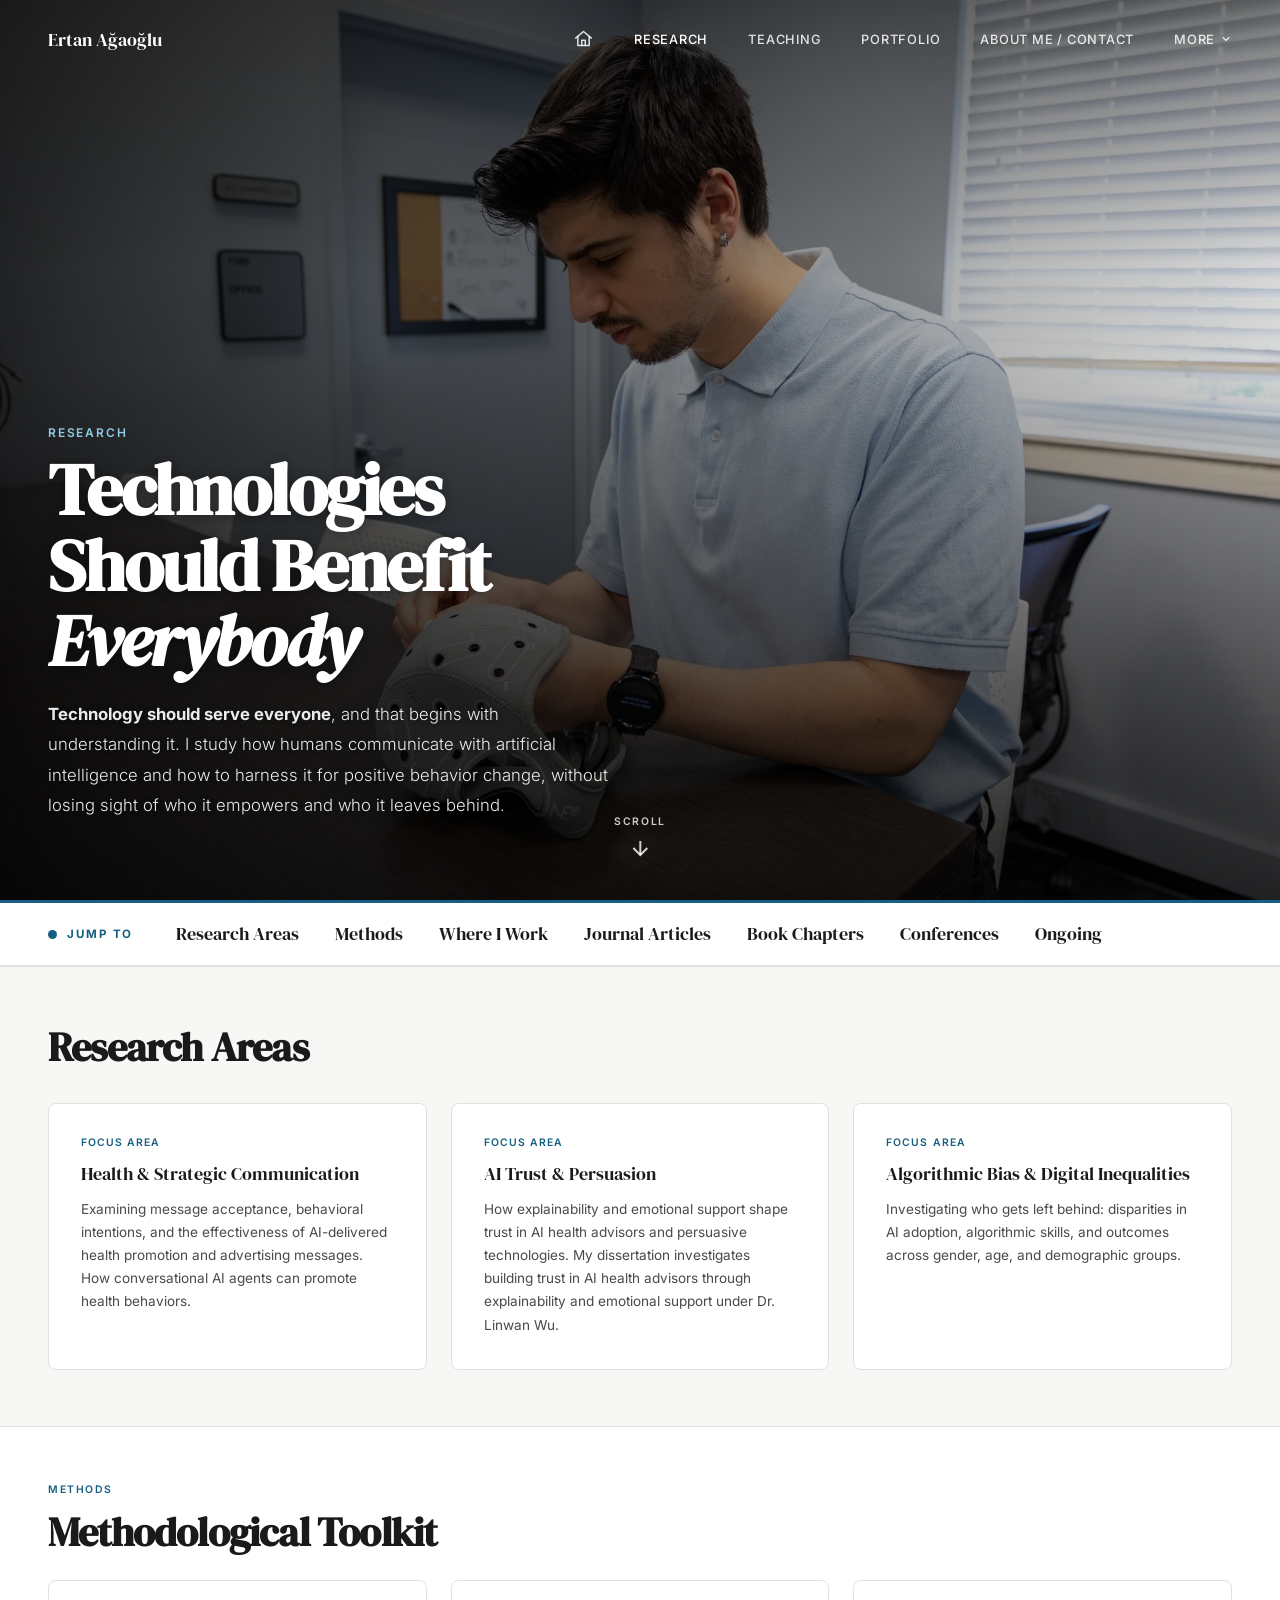
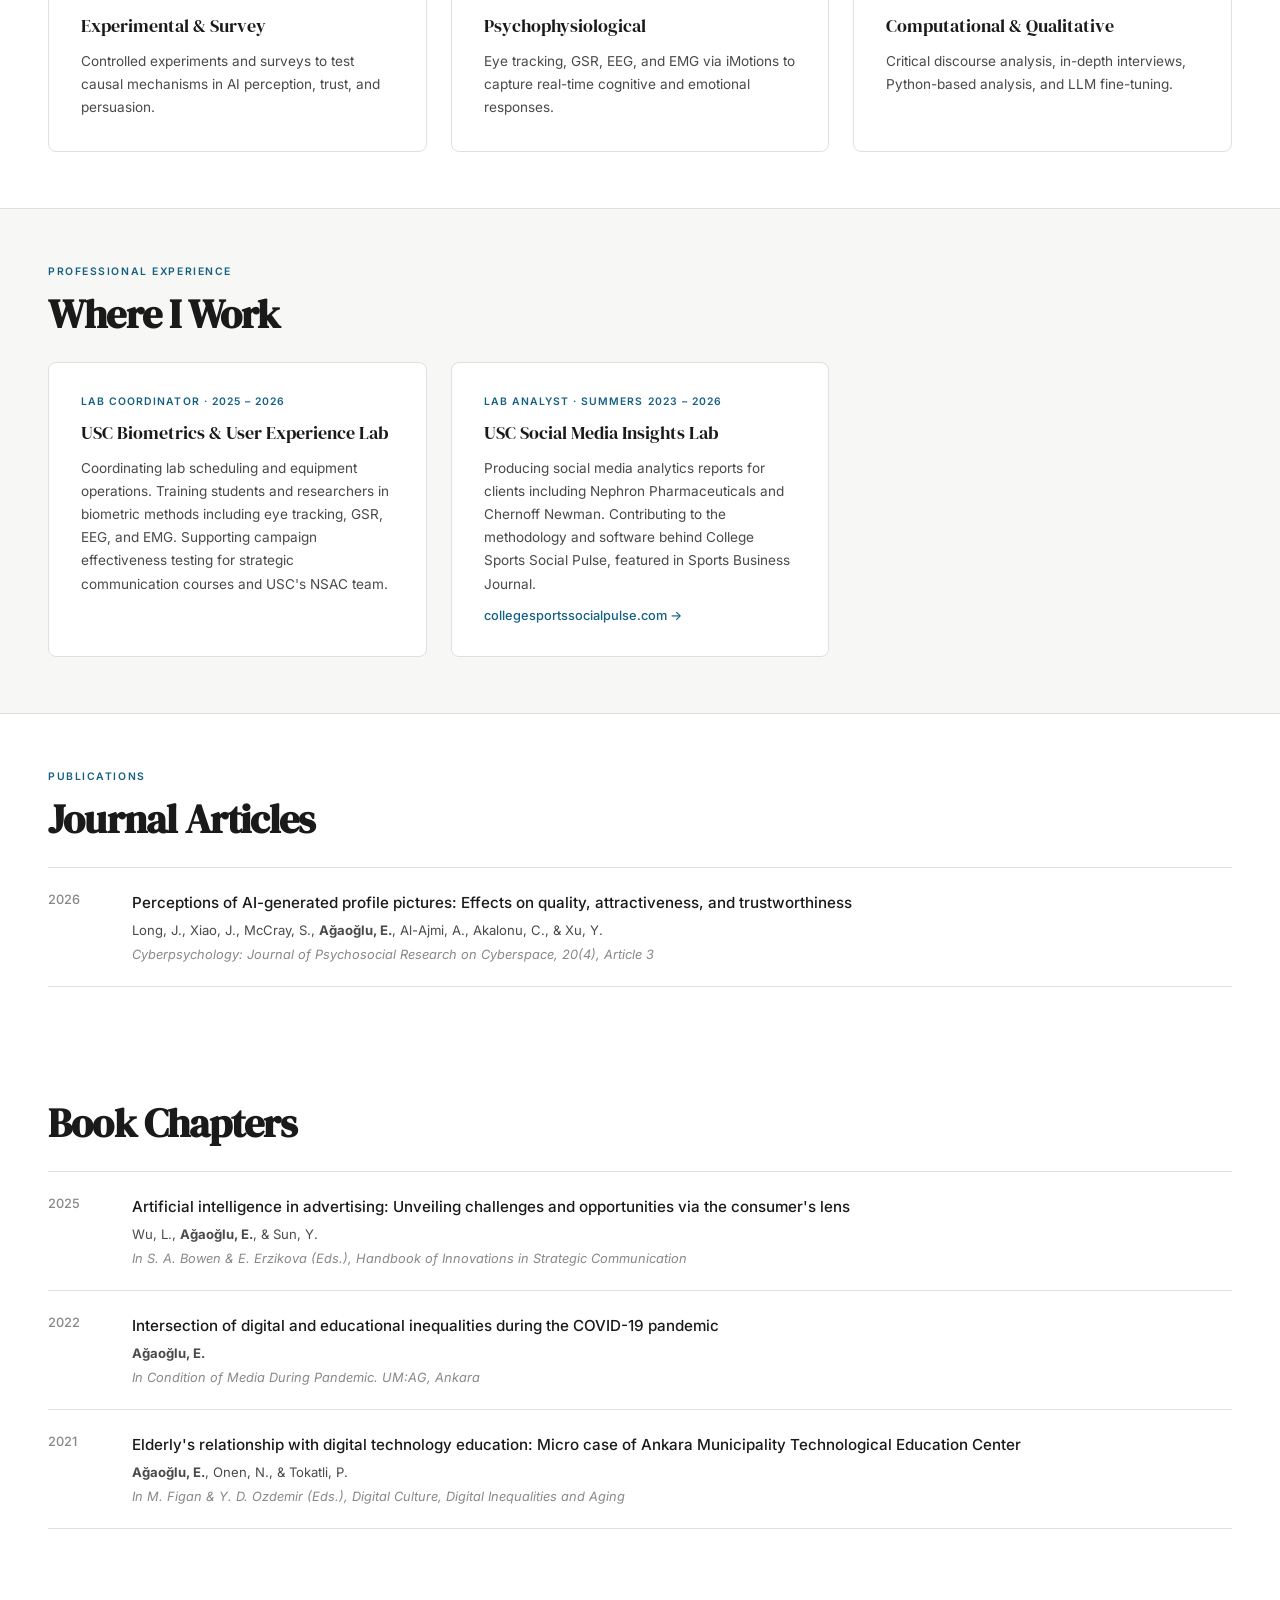
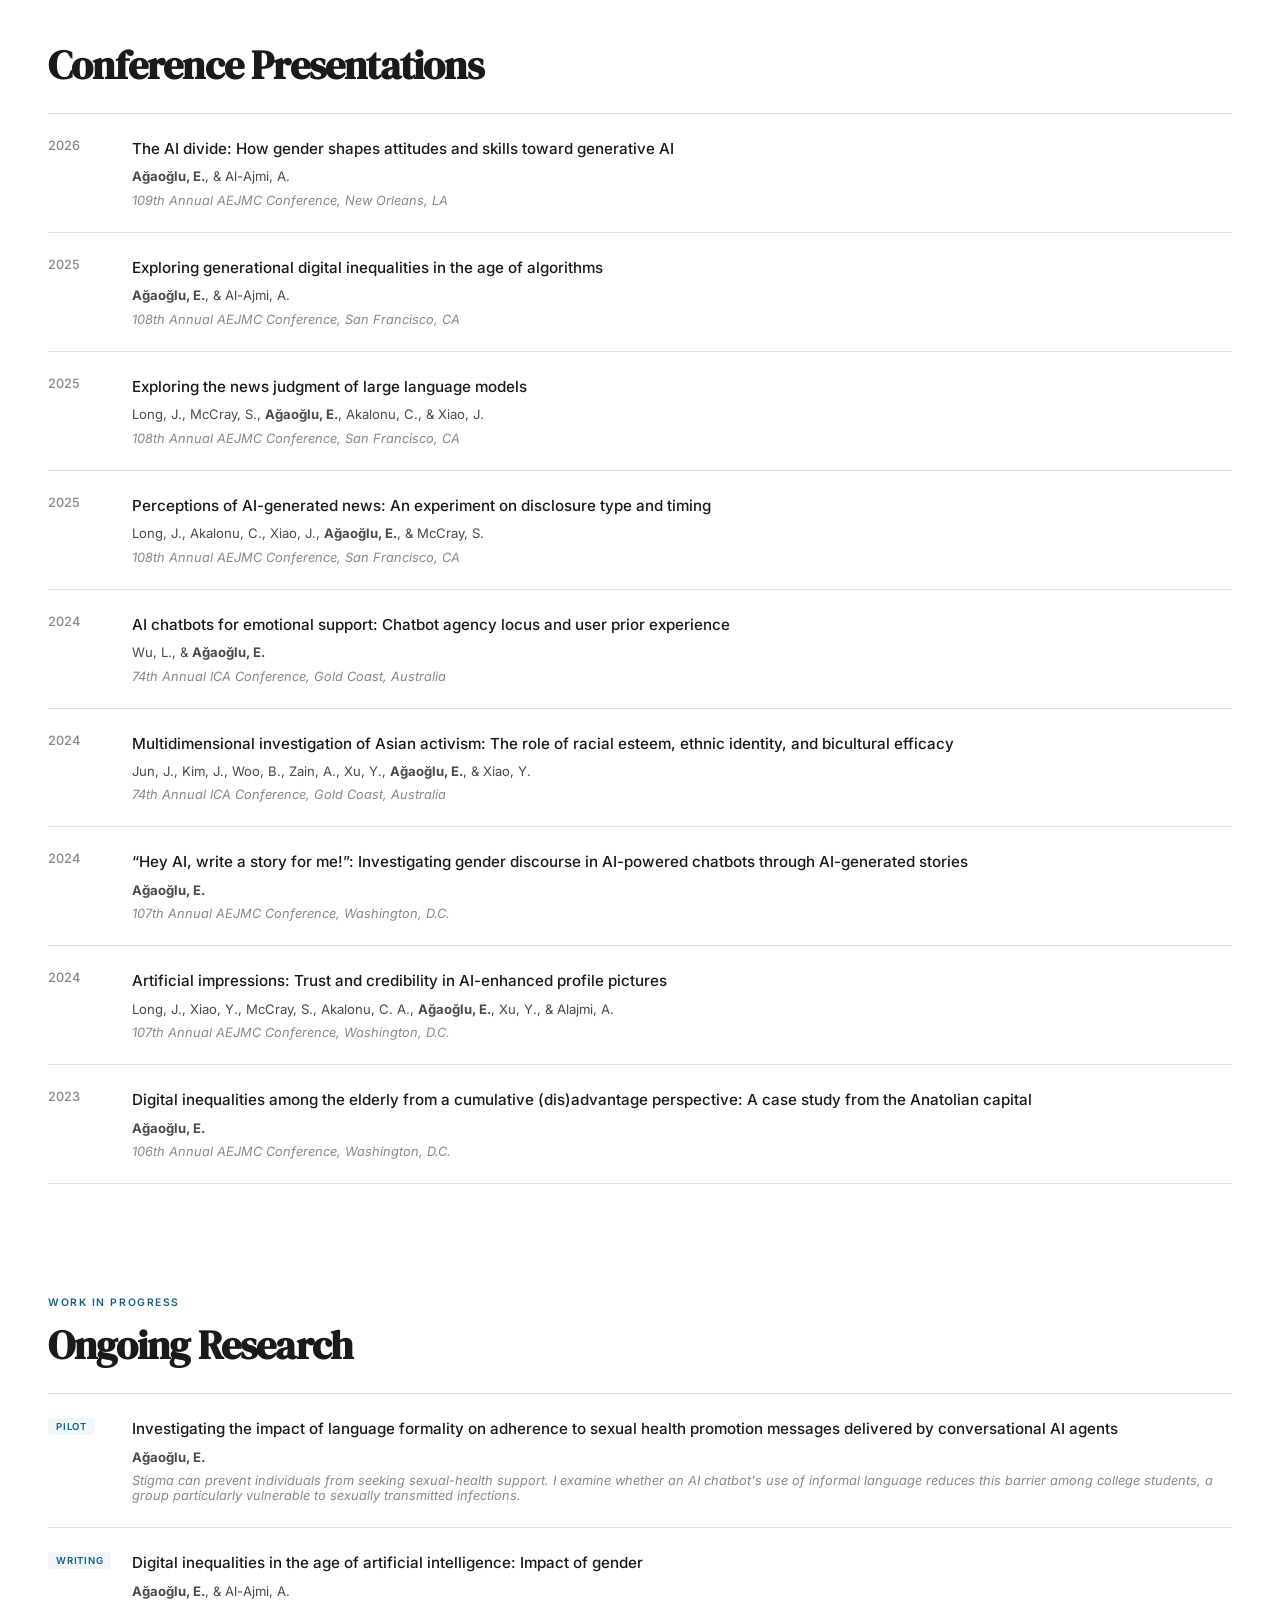
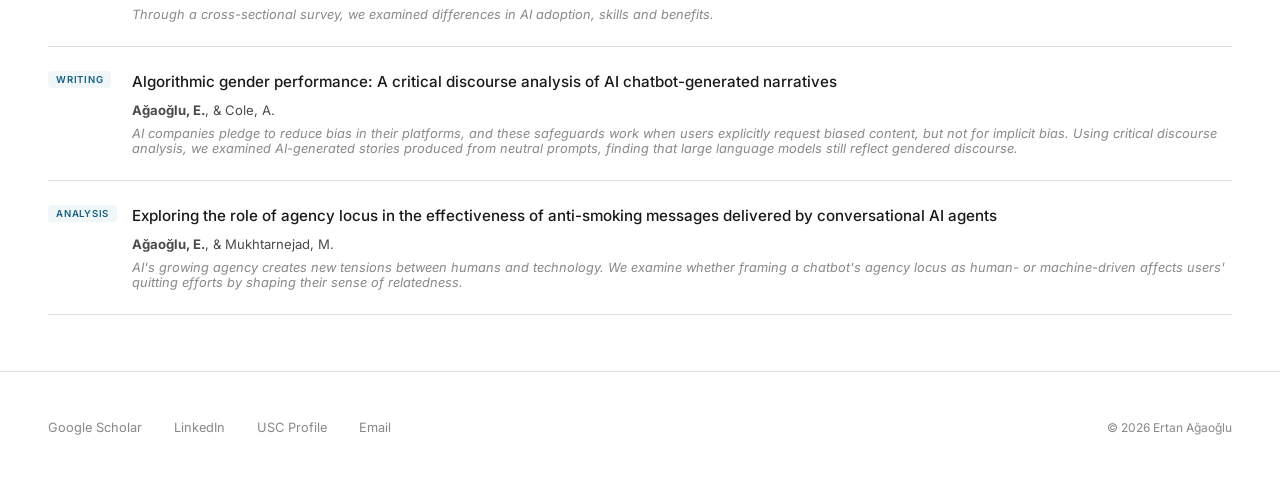
<file: research.html>
<!DOCTYPE html>
<html lang="en">
<head>
  <meta charset="UTF-8">
  <meta name="viewport" content="width=device-width, initial-scale=1.0">
  <title>Research | Ertan Ağaoğlu</title>
  <meta name="description" content="Research portfolio of Ertan Ağaoğlu: Human-AI interaction, AI trust, persuasion in strategic and health communication, and algorithmic inequalities.">
  <link rel="icon" type="image/svg+xml" href="favicon.svg">

  <!-- Open Graph / Social Media -->
  <meta property="og:type" content="website">
  <meta property="og:site_name" content="Ertan Ağaoğlu">
  <meta property="og:title" content="Research | Ertan Ağaoğlu">
  <meta property="og:description" content="Research portfolio of Ertan Ağaoğlu: Human-AI interaction, AI trust, persuasion, and algorithmic inequalities.">
  <meta property="og:url" content="https://ertanagaoglu.com/research.html">
  <meta property="og:image" content="https://ertanagaoglu.com/agaoglu_ertan.png">
  <meta name="twitter:card" content="summary_large_image">
  <meta name="twitter:site" content="@ertanagaoglu">

  <link rel="preconnect" href="https://fonts.googleapis.com">
  <link rel="preconnect" href="https://fonts.gstatic.com" crossorigin>
  <link href="https://fonts.googleapis.com/css2?family=DM+Serif+Display:ital@0;1&family=Inter:wght@300;400;500;600&display=swap" rel="stylesheet">
  <link rel="stylesheet" href="style.css">
  <style>
    .research-hero{min-height:100vh;display:flex;flex-direction:column;justify-content:flex-end;position:relative;padding:0 3rem;background:url('55248526098_f4b2d7864c_o.webp') center/cover no-repeat;background-image:image-set(url('55248526098_f4b2d7864c_o.webp') type('image/webp'), url('55248526098_f4b2d7864c_o_opt.jpg') type('image/jpeg'))}
    .research-hero::before{content:'';position:absolute;inset:0;background:linear-gradient(to right,rgba(0,0,0,.8) 0%,rgba(0,0,0,.45) 50%,rgba(0,0,0,.15) 100%),linear-gradient(to top,rgba(0,0,0,.75) 0%,transparent 60%),linear-gradient(to bottom,rgba(0,0,0,.45) 0%,transparent 30%)}
    .research-hero .hero-content{position:relative;z-index:1;max-width:1400px;margin:0 auto;width:100%;padding:0 0 5rem;display:block}
    .research-hero .hero-text{max-width:620px;padding-right:0}
    .research-hero .hero-name{font-size:4.5rem;line-height:1.05;margin-bottom:1.25rem;color:#fff;text-shadow:0 2px 12px rgba(0,0,0,.4)}
    .research-hero .hero-desc{font-size:1.05rem;line-height:1.8;max-width:560px;color:rgba(255,255,255,.92);text-shadow:0 1px 4px rgba(0,0,0,.4);font-weight:300}
    .research-hero .overline{display:inline-block;color:#8fcbe6;font-size:.75rem;letter-spacing:.15em;text-transform:uppercase;margin-bottom:.75rem;font-weight:600}
    nav:not(.scrolled) .nav-logo{color:#fff}
    nav:not(.scrolled) .nav-links a,nav:not(.scrolled) .nav-more-btn{color:rgba(255,255,255,.85)}
    nav:not(.scrolled) .nav-more-btn:hover,nav:not(.scrolled) .nav-more.open .nav-more-btn{color:#fff}
    nav:not(.scrolled) .nav-links a:hover,nav:not(.scrolled) .nav-links a.active{color:#fff}
    nav:not(.scrolled) .nav-toggle svg{stroke:#fff}
    .scroll-arrow{position:absolute;bottom:2.5rem;left:50%;transform:translateX(-50%);display:flex;flex-direction:column;align-items:center;gap:.5rem;cursor:pointer;text-decoration:none;color:rgba(255,255,255,.8);z-index:1}
    .scroll-arrow span{font-size:.65rem;font-weight:600;letter-spacing:.15em;text-transform:uppercase}
    .scroll-arrow svg{width:24px;height:24px;stroke:rgba(255,255,255,.8);stroke-width:2;fill:none;animation:bounce 2s infinite}
    @keyframes bounce{0%,20%,50%,80%,100%{transform:translateY(0)}40%{transform:translateY(8px)}60%{transform:translateY(4px)}}
    @media(max-width:900px){
      .research-hero{padding:0 1.5rem;min-height:100vh}
      .research-hero .hero-content{padding:0 0 5rem}
      .research-hero .hero-name{font-size:3rem}
    }
  </style>
</head>
<body>

<nav>
  <div class="nav-inner">
    <a href="index.html" class="nav-logo">Ertan Ağaoğlu</a>
    <button class="nav-toggle" aria-label="Menu" onclick="document.querySelector('.nav-links').classList.toggle('open')">
      <svg viewBox="0 0 24 24"><line x1="3" y1="6" x2="21" y2="6"/><line x1="3" y1="12" x2="21" y2="12"/><line x1="3" y1="18" x2="21" y2="18"/></svg>
    </button>
    <ul class="nav-links">
      <li><a href="index.html" class="nav-home" aria-label="Home" title="Home"><svg viewBox="0 0 24 24" aria-hidden="true"><path d="M3 11.5 12 4l9 7.5"/><path d="M5.5 10v10h13V10"/><path d="M10 20v-6h4v6"/></svg></a></li>
      <li><a href="research.html" class="active">Research</a></li>
      <li><a href="teaching.html">Teaching</a></li>
      <li><a href="portfolio.html">Portfolio</a></li>
      <li><a href="beyond-academia.html">About Me / Contact</a></li>
      <li class="nav-more"><button type="button" class="nav-more-btn" aria-expanded="false" aria-haspopup="true">More <svg viewBox="0 0 24 24" aria-hidden="true"><path d="m6 9 6 6 6-6"/></svg></button>
        <ul class="nav-more-menu"><li><a href="certificates.html">Certifications</a></li></ul>
      </li>
    </ul>
  </div>
</nav>

<section class="research-hero">
  <div class="hero-content">
    <div class="hero-text">
      <span class="overline">Research</span>
      <h1 class="hero-name">Technologies<br>Should Benefit<br><em>Everybody</em></h1>
      <p class="hero-desc"><strong>Technology should serve everyone</strong>, and that begins with understanding it. I study how humans communicate with artificial intelligence and how to harness it for positive behavior change, without losing sight of who it empowers and who it leaves behind.</p>
    </div>
  </div>
  <a href="#content" class="scroll-arrow">
    <span>Scroll</span>
    <svg viewBox="0 0 24 24"><path d="M12 5v14"/><path d="m19 12-7 7-7-7"/></svg>
  </a>
</section>

<div id="content">
<div class="subnav" aria-label="Jump to a section">
  <div class="subnav-inner">
    <span class="subnav-label">Jump to</span>
    <ul class="subnav-links">
      <li><a href="#areas">Research Areas</a></li>
      <li><a href="#methods">Methods</a></li>
      <li><a href="#where">Where I Work</a></li>
      <li><a href="#articles">Journal Articles</a></li>
      <li><a href="#chapters">Book Chapters</a></li>
      <li><a href="#conferences">Conferences</a></li>
      <li><a href="#ongoing">Ongoing</a></li>
      <li class="subnav-indicator" aria-hidden="true"></li>
    </ul>
    <button type="button" class="subnav-top" aria-label="Back to top">&uarr; Top</button>
  </div>
  <div class="subnav-progress" aria-hidden="true"></div>
</div>

<section class="section labs-section" id="areas">
  <div>
    <h2>Research Areas</h2>
  </div>
  <div class="labs-grid" style="margin-top:2rem">
    <div class="lab-card reveal">
      <span class="lab-role">Focus Area</span>
      <h3>Health &amp; Strategic Communication</h3>
      <p>Examining message acceptance, behavioral intentions, and the effectiveness of AI-delivered health promotion and advertising messages. How conversational AI agents can promote health behaviors.</p>
    </div>
    <div class="lab-card reveal reveal-delay-1">
      <span class="lab-role">Focus Area</span>
      <h3>AI Trust &amp; Persuasion</h3>
      <p>How explainability and emotional support shape trust in AI health advisors and persuasive technologies. My dissertation investigates building trust in AI health advisors through explainability and emotional support under Dr. Linwan Wu.</p>
    </div>
    <div class="lab-card reveal reveal-delay-2">
      <span class="lab-role">Focus Area</span>
      <h3>Algorithmic Bias &amp; Digital Inequalities</h3>
      <p>Investigating who gets left behind: disparities in AI adoption, algorithmic skills, and outcomes across gender, age, and demographic groups.</p>
    </div>
  </div>
</section>

<section class="section" id="methods">
  <span class="overline">Methods</span>
  <h2>Methodological Toolkit</h2>
  <div class="labs-grid">
    <div class="lab-card reveal">
      <h3>Experimental &amp; Survey</h3>
      <p>Controlled experiments and surveys to test causal mechanisms in AI perception, trust, and persuasion.</p>
    </div>
    <div class="lab-card reveal reveal-delay-1">
      <h3>Psychophysiological</h3>
      <p>Eye tracking, GSR, EEG, and EMG via iMotions to capture real-time cognitive and emotional responses.</p>
    </div>
    <div class="lab-card reveal reveal-delay-2">
      <h3>Computational &amp; Qualitative</h3>
      <p>Critical discourse analysis, in-depth interviews, Python-based analysis, and LLM fine-tuning.</p>
    </div>
  </div>
</section>

<section class="section labs-section" id="where">
  <span class="overline">Professional Experience</span>
  <h2>Where I Work</h2>
  <div class="labs-grid">
    <div class="lab-card reveal">
      <span class="lab-role">Lab Coordinator &middot; 2025 &ndash; 2026</span>
      <h3>USC Biometrics &amp; User Experience Lab</h3>
      <p>Coordinating lab scheduling and equipment operations. Training students and researchers in biometric methods including eye tracking, GSR, EEG, and EMG. Supporting campaign effectiveness testing for strategic communication courses and USC's NSAC team.</p>
    </div>
    <div class="lab-card reveal reveal-delay-1">
      <span class="lab-role">Lab Analyst &middot; Summers 2023 &ndash; 2026</span>
      <h3>USC Social Media Insights Lab</h3>
      <p>Producing social media analytics reports for clients including Nephron Pharmaceuticals and Chernoff Newman. Contributing to the methodology and software behind College Sports Social Pulse, featured in Sports Business Journal.</p>
      <a class="card-link" href="https://collegesportssocialpulse.com" target="_blank" rel="noopener noreferrer">collegesportssocialpulse.com &rarr;</a>
    </div>
  </div>
</section>

<section class="section" id="articles">
  <span class="overline">Publications</span>
  <h2>Journal Articles</h2>
  <div class="pub-list reveal">
    <a class="pub-row-detail" href="https://doi.org/10.5817/CP2026-4-3" target="_blank" rel="noopener noreferrer">
      <span class="pub-year">2026</span>
      <div class="pub-meta">
        <span class="pub-title">Perceptions of AI-generated profile pictures: Effects on quality, attractiveness, and trustworthiness</span>
        <span class="pub-authors">Long, J., Xiao, J., McCray, S., <strong>Ağaoğlu, E.</strong>, Al-Ajmi, A., Akalonu, C., &amp; Xu, Y.</span>
        <span class="pub-venue-line">Cyberpsychology: Journal of Psychosocial Research on Cyberspace, 20(4), Article 3</span>
      </div>
    </a>
  </div>
</section>

<section class="section" id="chapters">
  <h2>Book Chapters</h2>
  <div class="pub-list reveal">
    <a class="pub-row-detail" href="https://www.e-elgar.com/shop/gbp/handbook-of-innovations-in-strategic-communication-9781035326471.html" target="_blank" rel="noopener noreferrer">
      <span class="pub-year">2025</span>
      <div class="pub-meta">
        <span class="pub-title">Artificial intelligence in advertising: Unveiling challenges and opportunities via the consumer's lens</span>
        <span class="pub-authors">Wu, L., <strong>Ağaoğlu, E.</strong>, &amp; Sun, Y.</span>
        <span class="pub-venue-line">In S. A. Bowen &amp; E. Erzikova (Eds.), Handbook of Innovations in Strategic Communication</span>
      </div>
    </a>
    <div class="pub-row-detail">
      <span class="pub-year">2022</span>
      <div class="pub-meta">
        <span class="pub-title">Intersection of digital and educational inequalities during the COVID-19 pandemic</span>
        <span class="pub-authors"><strong>Ağaoğlu, E.</strong></span>
        <span class="pub-venue-line">In Condition of Media During Pandemic. UM:AG, Ankara</span>
      </div>
    </div>
    <div class="pub-row-detail">
      <span class="pub-year">2021</span>
      <div class="pub-meta">
        <span class="pub-title">Elderly's relationship with digital technology education: Micro case of Ankara Municipality Technological Education Center</span>
        <span class="pub-authors"><strong>Ağaoğlu, E.</strong>, Onen, N., &amp; Tokatli, P.</span>
        <span class="pub-venue-line">In M. Figan &amp; Y. D. Ozdemir (Eds.), Digital Culture, Digital Inequalities and Aging</span>
      </div>
    </div>
  </div>
</section>

<section class="section" id="conferences">
  <h2>Conference Presentations</h2>
  <div class="pub-list reveal">
    <div class="pub-row-detail">
      <span class="pub-year">2026</span>
      <div class="pub-meta">
        <span class="pub-title">The AI divide: How gender shapes attitudes and skills toward generative AI</span>
        <span class="pub-authors"><strong>Ağaoğlu, E.</strong>, &amp; Al-Ajmi, A.</span>
        <span class="pub-venue-line">109th Annual AEJMC Conference, New Orleans, LA</span>
      </div>
    </div>
    <div class="pub-row-detail">
      <span class="pub-year">2025</span>
      <div class="pub-meta">
        <span class="pub-title">Exploring generational digital inequalities in the age of algorithms</span>
        <span class="pub-authors"><strong>Ağaoğlu, E.</strong>, &amp; Al-Ajmi, A.</span>
        <span class="pub-venue-line">108th Annual AEJMC Conference, San Francisco, CA</span>
      </div>
    </div>
    <a class="pub-row-detail" href="https://jacob-long.com/pdf/Long_et_al_AEJMC_2025_2.pdf" target="_blank" rel="noopener noreferrer">
      <span class="pub-year">2025</span>
      <div class="pub-meta">
        <span class="pub-title">Exploring the news judgment of large language models</span>
        <span class="pub-authors">Long, J., McCray, S., <strong>Ağaoğlu, E.</strong>, Akalonu, C., &amp; Xiao, J.</span>
        <span class="pub-venue-line">108th Annual AEJMC Conference, San Francisco, CA</span>
      </div>
    </a>
    <div class="pub-row-detail">
      <span class="pub-year">2025</span>
      <div class="pub-meta">
        <span class="pub-title">Perceptions of AI-generated news: An experiment on disclosure type and timing</span>
        <span class="pub-authors">Long, J., Akalonu, C., Xiao, J., <strong>Ağaoğlu, E.</strong>, &amp; McCray, S.</span>
        <span class="pub-venue-line">108th Annual AEJMC Conference, San Francisco, CA</span>
      </div>
    </div>
    <div class="pub-row-detail">
      <span class="pub-year">2024</span>
      <div class="pub-meta">
        <span class="pub-title">AI chatbots for emotional support: Chatbot agency locus and user prior experience</span>
        <span class="pub-authors">Wu, L., &amp; <strong>Ağaoğlu, E.</strong></span>
        <span class="pub-venue-line">74th Annual ICA Conference, Gold Coast, Australia</span>
      </div>
    </div>
    <div class="pub-row-detail">
      <span class="pub-year">2024</span>
      <div class="pub-meta">
        <span class="pub-title">Multidimensional investigation of Asian activism: The role of racial esteem, ethnic identity, and bicultural efficacy</span>
        <span class="pub-authors">Jun, J., Kim, J., Woo, B., Zain, A., Xu, Y., <strong>Ağaoğlu, E.</strong>, &amp; Xiao, Y.</span>
        <span class="pub-venue-line">74th Annual ICA Conference, Gold Coast, Australia</span>
      </div>
    </div>
    <div class="pub-row-detail">
      <span class="pub-year">2024</span>
      <div class="pub-meta">
        <span class="pub-title">&ldquo;Hey AI, write a story for me!&rdquo;: Investigating gender discourse in AI-powered chatbots through AI-generated stories</span>
        <span class="pub-authors"><strong>Ağaoğlu, E.</strong></span>
        <span class="pub-venue-line">107th Annual AEJMC Conference, Washington, D.C.</span>
      </div>
    </div>
    <a class="pub-row-detail" href="https://jacob-long.com/pdf/Long_et_al_AEJMC_24.pdf" target="_blank" rel="noopener noreferrer">
      <span class="pub-year">2024</span>
      <div class="pub-meta">
        <span class="pub-title">Artificial impressions: Trust and credibility in AI-enhanced profile pictures</span>
        <span class="pub-authors">Long, J., Xiao, Y., McCray, S., Akalonu, C. A., <strong>Ağaoğlu, E.</strong>, Xu, Y., &amp; Alajmi, A.</span>
        <span class="pub-venue-line">107th Annual AEJMC Conference, Washington, D.C.</span>
      </div>
    </a>
    <div class="pub-row-detail">
      <span class="pub-year">2023</span>
      <div class="pub-meta">
        <span class="pub-title">Digital inequalities among the elderly from a cumulative (dis)advantage perspective: A case study from the Anatolian capital</span>
        <span class="pub-authors"><strong>Ağaoğlu, E.</strong></span>
        <span class="pub-venue-line">106th Annual AEJMC Conference, Washington, D.C.</span>
      </div>
    </div>
  </div>
</section>

<section class="section" id="ongoing">
  <span class="overline">Work in Progress</span>
  <h2>Ongoing Research</h2>
  <div class="pub-list reveal">
    <div class="pub-row-detail">
      <span class="pub-year"><span class="pub-type">Pilot</span></span>
      <div class="pub-meta">
        <span class="pub-title">Investigating the impact of language formality on adherence to sexual health promotion messages delivered by conversational AI agents</span>
        <span class="pub-authors"><strong>Ağaoğlu, E.</strong></span>
        <span class="pub-venue-line">Stigma can prevent individuals from seeking sexual-health support. I examine whether an AI chatbot's use of informal language reduces this barrier among college students, a group particularly vulnerable to sexually transmitted infections.</span>
      </div>
    </div>
    <div class="pub-row-detail">
      <span class="pub-year"><span class="pub-type">Writing</span></span>
      <div class="pub-meta">
        <span class="pub-title">Digital inequalities in the age of artificial intelligence: Impact of gender</span>
        <span class="pub-authors"><strong>Ağaoğlu, E.</strong>, &amp; Al-Ajmi, A.</span>
        <span class="pub-venue-line">Through a cross-sectional survey, we examined differences in AI adoption, skills and benefits.</span>
      </div>
    </div>
    <div class="pub-row-detail">
      <span class="pub-year"><span class="pub-type">Writing</span></span>
      <div class="pub-meta">
        <span class="pub-title">Algorithmic gender performance: A critical discourse analysis of AI chatbot-generated narratives</span>
        <span class="pub-authors"><strong>Ağaoğlu, E.</strong>, &amp; Cole, A.</span>
        <span class="pub-venue-line">AI companies pledge to reduce bias in their platforms, and these safeguards work when users explicitly request biased content, but not for implicit bias. Using critical discourse analysis, we examined AI-generated stories produced from neutral prompts, finding that large language models still reflect gendered discourse.</span>
      </div>
    </div>
    <div class="pub-row-detail">
      <span class="pub-year"><span class="pub-type">Analysis</span></span>
      <div class="pub-meta">
        <span class="pub-title">Exploring the role of agency locus in the effectiveness of anti-smoking messages delivered by conversational AI agents</span>
        <span class="pub-authors"><strong>Ağaoğlu, E.</strong>, &amp; Mukhtarnejad, M.</span>
        <span class="pub-venue-line">AI's growing agency creates new tensions between humans and technology. We examine whether framing a chatbot's agency locus as human- or machine-driven affects users' quitting efforts by shaping their sense of relatedness.</span>
      </div>
    </div>
  </div>
</section>

</div>

<footer>
  <div class="footer-inner">
    <div class="footer-links">
      <a href="https://scholar.google.com/citations?user=BY0EhgkAAAAJ&hl=en" target="_blank" rel="noopener noreferrer">Google Scholar</a>
      <a href="https://www.linkedin.com/in/ertanagaoglu/" target="_blank" rel="noopener noreferrer">LinkedIn</a>
      <a href="https://sc.edu/study/colleges_schools/cic/academic_programs/phd/mass_communication_phd/doctoral_students/agaoglu_ertan.php" target="_blank" rel="noopener noreferrer">USC Profile</a>
      <a href="mailto:eagaoglu@email.sc.edu">Email</a>
    </div>
    <p>&copy; 2026 Ertan Ağaoğlu</p>
  </div>
</footer>

<script>
window.addEventListener('scroll',()=>{document.querySelector('nav').classList.toggle('scrolled',window.scrollY>50)});
const o=new IntersectionObserver((entries)=>{entries.forEach(e=>{if(e.isIntersecting){e.target.classList.add('visible');o.unobserve(e.target)}})},{threshold:.15});
document.querySelectorAll('.reveal').forEach(el=>o.observe(el));
</script>
<script src="subnav.js" defer></script>
<script src="nav-more.js" defer></script>
</body>
</html>
</file>
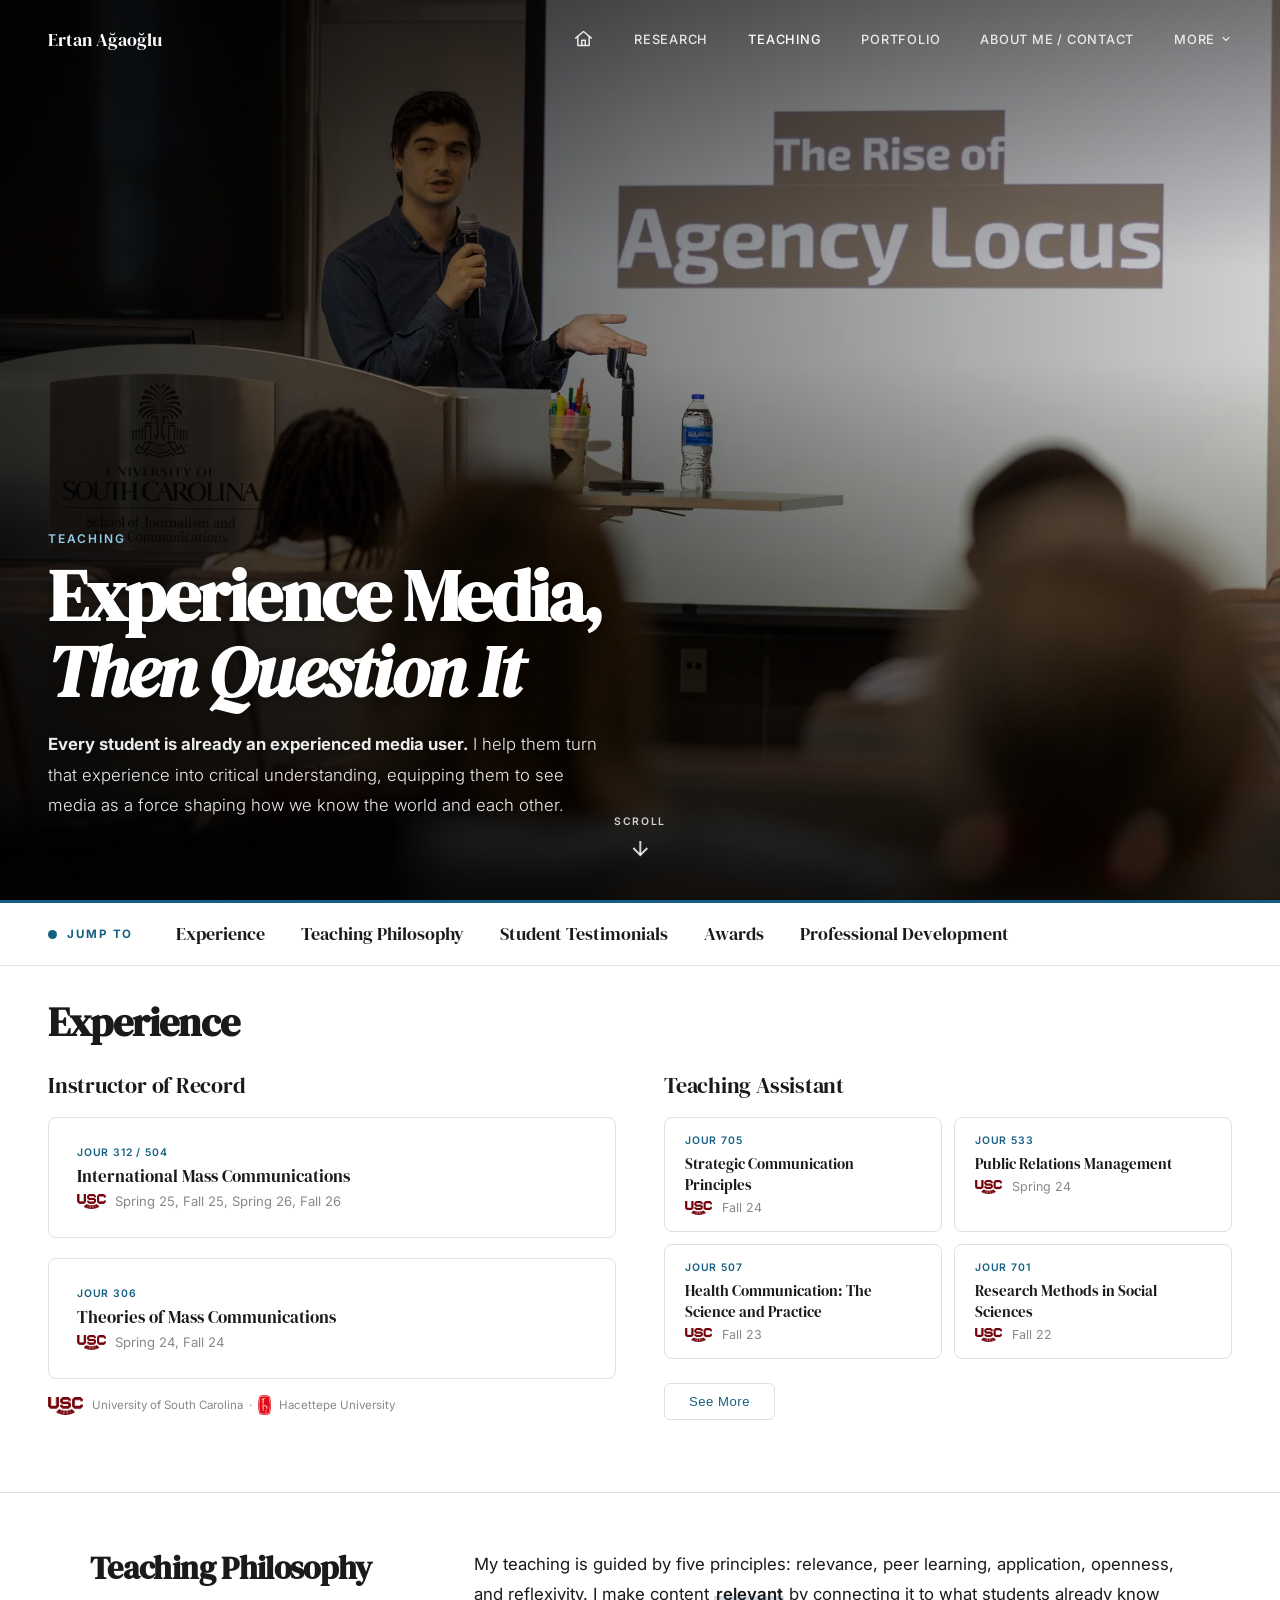
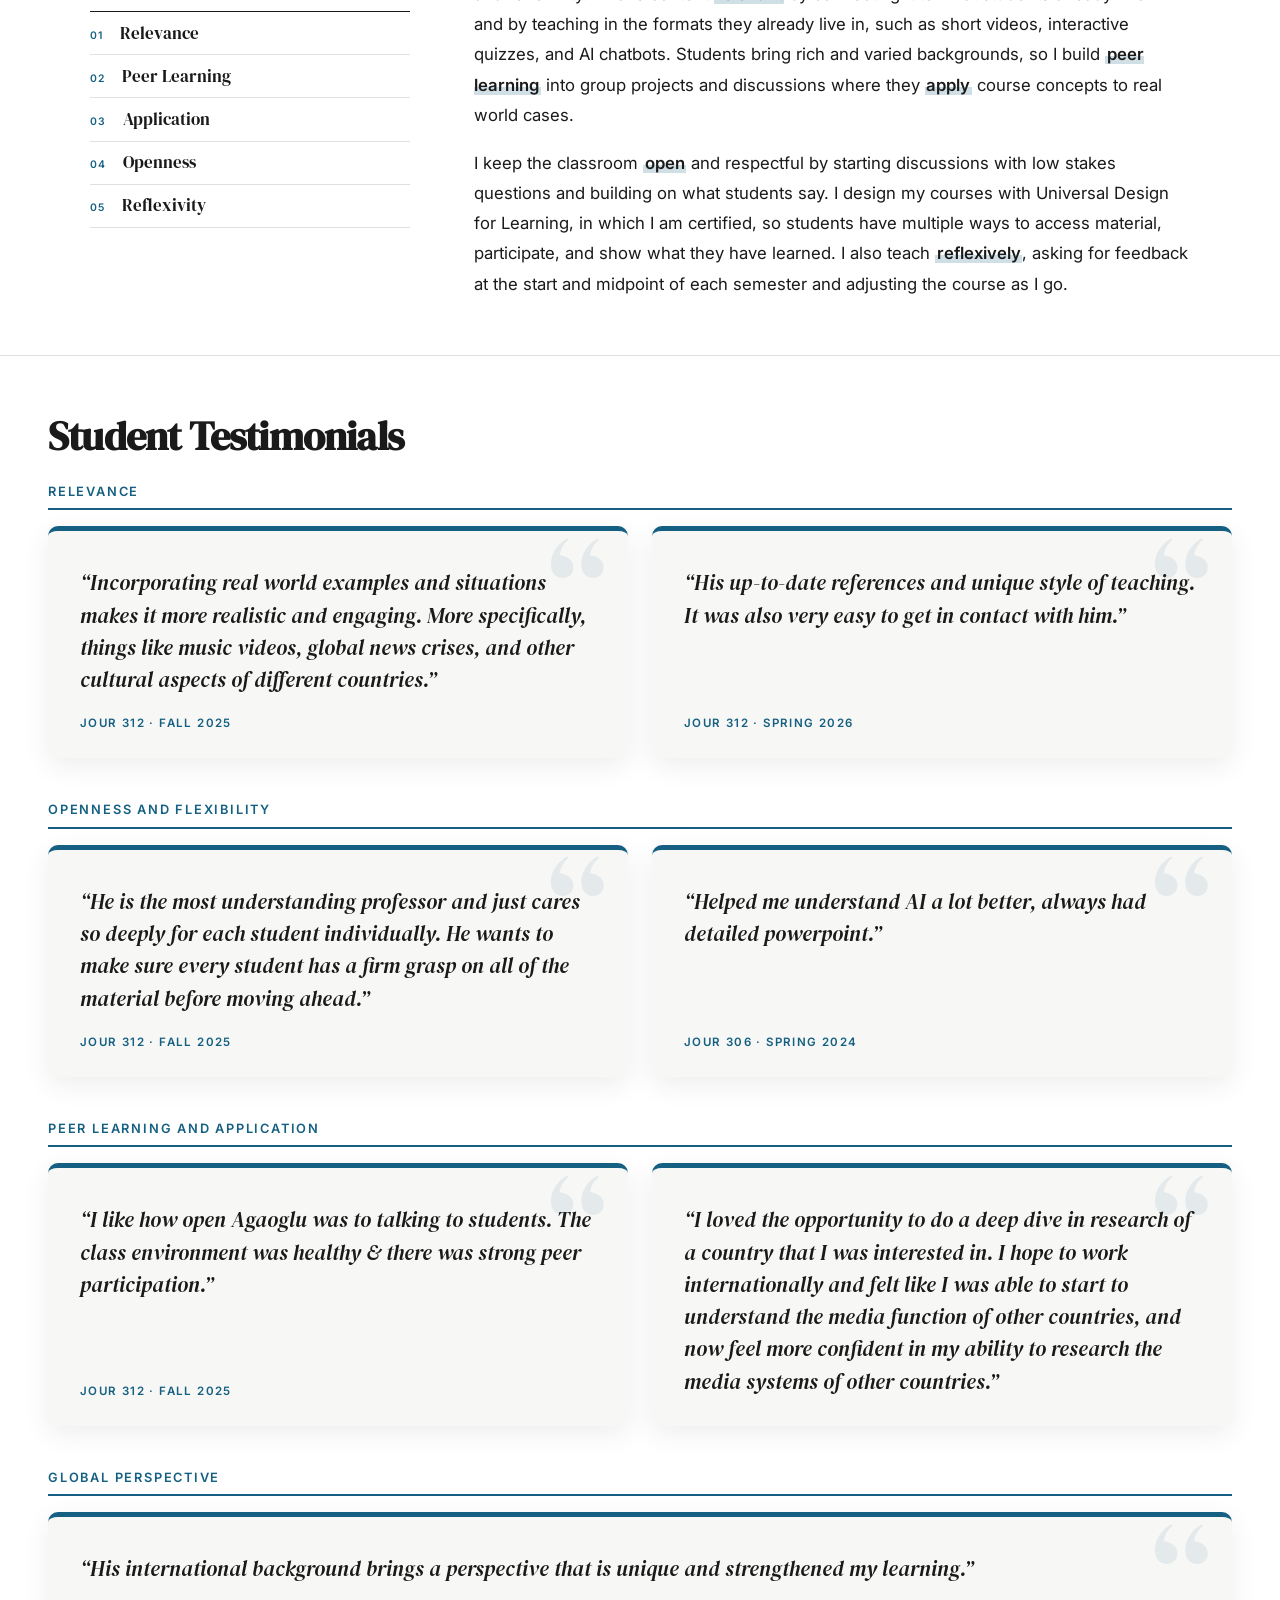
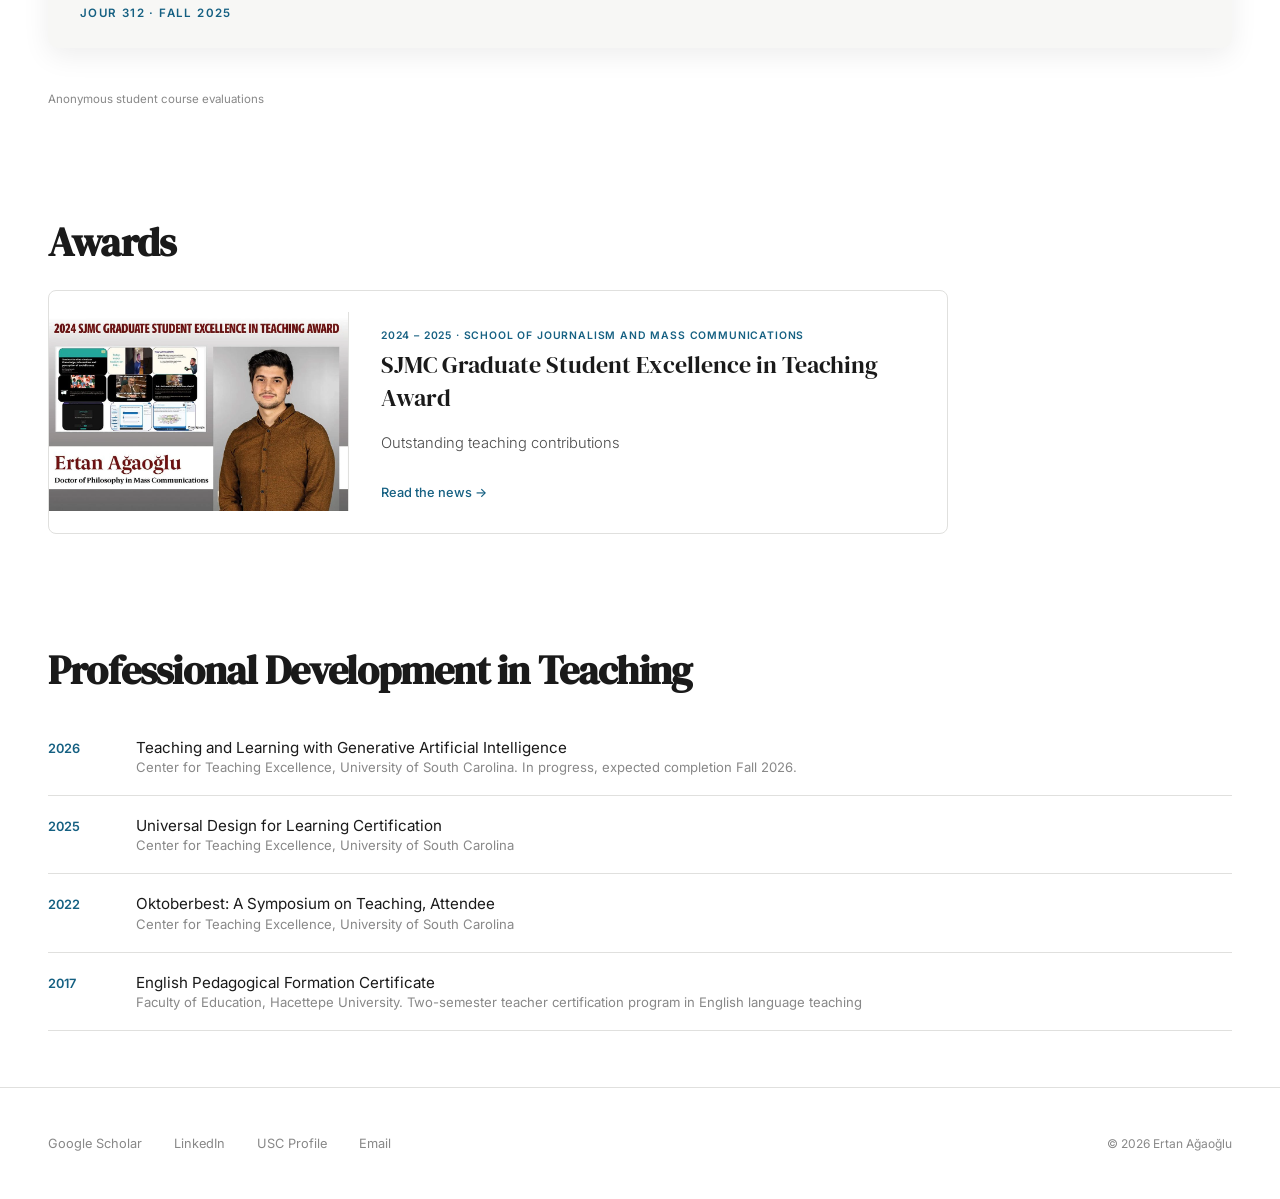
<file: teaching.html>
<!DOCTYPE html>
<html lang="en">
<head>
  <meta charset="UTF-8">
  <meta name="viewport" content="width=device-width, initial-scale=1.0">
  <title>Teaching | Ertan Ağaoğlu</title>
  <meta name="description" content="Teaching portfolio, courses, pedagogical philosophy, and academic awards of Ertan Ağaoğlu at the University of South Carolina.">
  <link rel="icon" type="image/svg+xml" href="favicon.svg">

  <!-- Open Graph / Social Media -->
  <meta property="og:type" content="website">
  <meta property="og:site_name" content="Ertan Ağaoğlu">
  <meta property="og:title" content="Teaching | Ertan Ağaoğlu">
  <meta property="og:description" content="Teaching portfolio, courses, pedagogical philosophy, and academic awards of Ertan Ağaoğlu.">
  <meta property="og:url" content="https://ertanagaoglu.com/teaching.html">
  <meta property="og:image" content="https://ertanagaoglu.com/agaoglu_ertan.png">
  <meta name="twitter:card" content="summary_large_image">
  <meta name="twitter:site" content="@ertanagaoglu">

  <link rel="preconnect" href="https://fonts.googleapis.com">
  <link rel="preconnect" href="https://fonts.gstatic.com" crossorigin>
  <link href="https://fonts.googleapis.com/css2?family=DM+Serif+Display:ital@0;1&family=Inter:wght@300;400;500;600&display=swap" rel="stylesheet">
  <link rel="stylesheet" href="style.css">
  <style>
    .teaching-hero{min-height:100vh;display:flex;flex-direction:column;justify-content:flex-end;position:relative;padding:0 3rem;background:url('54401396823_1c6bea83d5_o.webp') center/cover no-repeat;background-image:image-set(url('54401396823_1c6bea83d5_o.webp') type('image/webp'), url('54401396823_1c6bea83d5_o_opt.jpg') type('image/jpeg'))}
    .teaching-hero::before{content:'';position:absolute;inset:0;background:linear-gradient(to right,rgba(0,0,0,.8) 0%,rgba(0,0,0,.45) 50%,rgba(0,0,0,.15) 100%),linear-gradient(to top,rgba(0,0,0,.75) 0%,transparent 60%),linear-gradient(to bottom,rgba(0,0,0,.45) 0%,transparent 30%)}
    .teaching-hero .hero-content{position:relative;z-index:1;max-width:1400px;margin:0 auto;width:100%;padding:0 0 5rem;display:block}
    .teaching-hero .hero-text{max-width:620px;padding-right:0}
    .teaching-hero .hero-name{font-size:4.5rem;line-height:1.05;margin-bottom:1.25rem;color:#fff;text-shadow:0 2px 12px rgba(0,0,0,.4)}
    .teaching-hero .hero-desc{font-size:1.05rem;line-height:1.8;max-width:560px;color:rgba(255,255,255,.92);text-shadow:0 1px 4px rgba(0,0,0,.4);font-weight:300}
    .teaching-hero .overline{display:inline-block;color:#8fcbe6;font-size:.75rem;letter-spacing:.15em;text-transform:uppercase;margin-bottom:.75rem;font-weight:600}
    nav:not(.scrolled) .nav-logo{color:#fff}
    nav:not(.scrolled) .nav-links a,nav:not(.scrolled) .nav-more-btn{color:rgba(255,255,255,.85)}
    nav:not(.scrolled) .nav-more-btn:hover,nav:not(.scrolled) .nav-more.open .nav-more-btn{color:#fff}
    nav:not(.scrolled) .nav-links a:hover,nav:not(.scrolled) .nav-links a.active{color:#fff}
    nav:not(.scrolled) .nav-toggle svg{stroke:#fff}
    .scroll-arrow{position:absolute;bottom:2.5rem;left:50%;transform:translateX(-50%);display:flex;flex-direction:column;align-items:center;gap:.5rem;cursor:pointer;text-decoration:none;color:rgba(255,255,255,.8);z-index:1}
    .scroll-arrow span{font-size:.65rem;font-weight:600;letter-spacing:.15em;text-transform:uppercase}
    .scroll-arrow svg{width:24px;height:24px;stroke:rgba(255,255,255,.8);stroke-width:2;fill:none;animation:bounce 2s infinite}
    @keyframes bounce{0%,20%,50%,80%,100%{transform:translateY(0)}40%{transform:translateY(8px)}60%{transform:translateY(4px)}}
    @media(max-width:900px){
      .teaching-hero{padding:0 1.5rem;min-height:100vh}
      .teaching-hero .hero-content{padding:0 0 5rem}
      .teaching-hero .hero-name{font-size:3rem}
    }
  </style>
</head>
<body>

<nav>
  <div class="nav-inner">
    <a href="index.html" class="nav-logo">Ertan Ağaoğlu</a>
    <button class="nav-toggle" aria-label="Menu" onclick="document.querySelector('.nav-links').classList.toggle('open')">
      <svg viewBox="0 0 24 24"><line x1="3" y1="6" x2="21" y2="6"/><line x1="3" y1="12" x2="21" y2="12"/><line x1="3" y1="18" x2="21" y2="18"/></svg>
    </button>
    <ul class="nav-links">
      <li><a href="index.html" class="nav-home" aria-label="Home" title="Home"><svg viewBox="0 0 24 24" aria-hidden="true"><path d="M3 11.5 12 4l9 7.5"/><path d="M5.5 10v10h13V10"/><path d="M10 20v-6h4v6"/></svg></a></li>
      <li><a href="research.html">Research</a></li>
      <li><a href="teaching.html" class="active">Teaching</a></li>
      <li><a href="portfolio.html">Portfolio</a></li>
      <li><a href="beyond-academia.html">About Me / Contact</a></li>
      <li class="nav-more"><button type="button" class="nav-more-btn" aria-expanded="false" aria-haspopup="true">More <svg viewBox="0 0 24 24" aria-hidden="true"><path d="m6 9 6 6 6-6"/></svg></button>
        <ul class="nav-more-menu"><li><a href="certificates.html">Certifications</a></li></ul>
      </li>
    </ul>
  </div>
</nav>

<section class="teaching-hero">
  <div class="hero-content">
    <div class="hero-text">
      <span class="overline">Teaching</span>
      <h1 class="hero-name">Experience Media,<br><em>Then Question It</em></h1>
      <p class="hero-desc"><strong>Every student is already an experienced media user.</strong> I help them turn that experience into critical understanding, equipping them to see media as a force shaping how we know the world and each other.</p>
    </div>
  </div>
  <a href="#content" class="scroll-arrow">
    <span>Scroll</span>
    <svg viewBox="0 0 24 24"><path d="M12 5v14"/><path d="m19 12-7 7-7-7"/></svg>
  </a>
</section>

<div id="content">
<div class="subnav" aria-label="Jump to a section">
  <div class="subnav-inner">
    <span class="subnav-label">Jump to</span>
    <ul class="subnav-links">
      <li><a href="#experience">Experience</a></li>
      <li><a href="#philosophy">Teaching Philosophy</a></li>
      <li><a href="#testimonials">Student Testimonials</a></li>
      <li><a href="#awards">Awards</a></li>
      <li><a href="#development">Professional Development</a></li>
      <li class="subnav-indicator" aria-hidden="true"></li>
    </ul>
    <button type="button" class="subnav-top" aria-label="Back to top">&uarr; Top</button>
  </div>
  <div class="subnav-progress" aria-hidden="true"></div>
</div>

<section class="section" style="padding-top:2rem" id="experience">
  <h2>Experience</h2>
  <div class="teaching-split">
  <div>
  <h3 class="sub-title">Instructor of Record</h3>
    <div class="teaching-grid">
      <div class="course reveal">
        <div class="course-code">JOUR 312 / 504</div>
        <div class="course-name">International Mass Communications</div>
        <div class="course-detail"><img class="usc-mark" src="usc-logo.png" alt="University of South Carolina" title="University of South Carolina"> Spring 25, Fall 25, Spring 26, Fall 26</div>
      </div>
      <div class="course reveal reveal-delay-1">
        <div class="course-code">JOUR 306</div>
        <div class="course-name">Theories of Mass Communications</div>
        <div class="course-detail"><img class="usc-mark" src="usc-logo.png" alt="University of South Carolina" title="University of South Carolina"> Spring 24, Fall 24</div>
      </div>
    </div>
    <p class="ta-note"><img class="usc-mark" src="usc-logo.png" alt="University of South Carolina" title="University of South Carolina"> University of South Carolina &nbsp;&middot;&nbsp; <img class="usc-mark hu-mark" src="hu-logo.png" alt="Hacettepe University" title="Hacettepe University"> Hacettepe University</p>
  </div>
  <div>
  <h3 class="sub-title">Teaching Assistant</h3>
    <div class="teaching-grid ta-grid">
      <div class="course">
        <div class="course-code">JOUR 705</div>
        <div class="course-name">Strategic Communication Principles</div>
        <div class="course-detail"><img class="usc-mark" src="usc-logo.png" alt="University of South Carolina" title="University of South Carolina"> Fall 24</div>
      </div>
      <div class="course">
        <div class="course-code">JOUR 533</div>
        <div class="course-name">Public Relations Management</div>
        <div class="course-detail"><img class="usc-mark" src="usc-logo.png" alt="University of South Carolina" title="University of South Carolina"> Spring 24</div>
      </div>
      <div class="course">
        <div class="course-code">JOUR 507</div>
        <div class="course-name">Health Communication: The Science and Practice</div>
        <div class="course-detail"><img class="usc-mark" src="usc-logo.png" alt="University of South Carolina" title="University of South Carolina"> Fall 23</div>
      </div>
      <div class="course">
        <div class="course-code">JOUR 701</div>
        <div class="course-name">Research Methods in Social Sciences</div>
        <div class="course-detail"><img class="usc-mark" src="usc-logo.png" alt="University of South Carolina" title="University of South Carolina"> Fall 22</div>
      </div>
    </div>
    <button class="see-more-btn" onclick="this.parentElement.querySelector('.ta-hidden').classList.toggle('open');this.textContent=this.textContent==='See More'?'See Less':'See More'">See More</button>
    <div class="ta-hidden">
      <div class="teaching-grid ta-grid">
        <div class="course">
          <div class="course-code">JOUR 515</div>
          <div class="course-name">Mass Communications Capstone Portfolio</div>
          <div class="course-detail"><img class="usc-mark" src="usc-logo.png" alt="University of South Carolina" title="University of South Carolina"> Fall 23</div>
        </div>
        <div class="course">
          <div class="course-code">JOUR 215</div>
          <div class="course-name">Signs of the Times: Looking Closer at Media Visuals</div>
          <div class="course-detail"><img class="usc-mark" src="usc-logo.png" alt="University of South Carolina" title="University of South Carolina"> Spring 23</div>
        </div>
        <div class="course">
          <div class="course-code">&#304;LE 407</div>
          <div class="course-name">Communication Law and Intellectual Property Rights</div>
          <div class="course-detail"><img class="usc-mark hu-mark" src="hu-logo.png" alt="Hacettepe University" title="Hacettepe University"> Spring 22</div>
        </div>
        <div class="course">
          <div class="course-code">&#304;LE 668</div>
          <div class="course-name">Quantitative Methods in Social Sciences</div>
          <div class="course-detail"><img class="usc-mark hu-mark" src="hu-logo.png" alt="Hacettepe University" title="Hacettepe University"> Spring 21 &ndash; 22</div>
        </div>
        <div class="course">
          <div class="course-code">RTS 610</div>
          <div class="course-name">Research Methods and Publication Ethics</div>
          <div class="course-detail"><img class="usc-mark hu-mark" src="hu-logo.png" alt="Hacettepe University" title="Hacettepe University"> Fall 19, Spring 22</div>
        </div>
        <div class="course">
          <div class="course-code">&#304;LE 648</div>
          <div class="course-name">Introduction to New Media</div>
          <div class="course-detail"><img class="usc-mark hu-mark" src="hu-logo.png" alt="Hacettepe University" title="Hacettepe University"> Fall 19 &ndash; 20</div>
        </div>
        <div class="course">
          <div class="course-code">&#304;LE 207</div>
          <div class="course-name">Gender and Media</div>
          <div class="course-detail"><img class="usc-mark hu-mark" src="hu-logo.png" alt="Hacettepe University" title="Hacettepe University"> Fall 19 &ndash; 20</div>
        </div>
        <div class="course">
          <div class="course-code">&#304;LE 652</div>
          <div class="course-name">Feminist Theory and Media Studies</div>
          <div class="course-detail"><img class="usc-mark hu-mark" src="hu-logo.png" alt="Hacettepe University" title="Hacettepe University"> Fall 19</div>
        </div>
      </div>
    </div>
  </div>
  </div>
</section>

<section class="philosophy-band" id="philosophy">
  <div class="philosophy reveal">
    <div class="philosophy-side">
      <h2>Teaching Philosophy</h2>
      <ol class="principles">
        <li><span>01</span>Relevance</li>
        <li><span>02</span>Peer Learning</li>
        <li><span>03</span>Application</li>
        <li><span>04</span>Openness</li>
        <li><span>05</span>Reflexivity</li>
      </ol>
    </div>
    <div class="philosophy-text">
      <p>My teaching is guided by five principles: relevance, peer learning, application, openness, and reflexivity. I make content <strong>relevant</strong> by connecting it to what students already know and by teaching in the formats they already live in, such as short videos, interactive quizzes, and AI chatbots. Students bring rich and varied backgrounds, so I build <strong>peer learning</strong> into group projects and discussions where they <strong>apply</strong> course concepts to real world cases.</p>
      <p>I keep the classroom <strong>open</strong> and respectful by starting discussions with low stakes questions and building on what students say. I design my courses with Universal Design for Learning, in which I am certified, so students have multiple ways to access material, participate, and show what they have learned. I also teach <strong>reflexively</strong>, asking for feedback at the start and midpoint of each semester and adjusting the course as I go.</p>
    </div>
  </div>
</section>

<section class="section" id="testimonials">
  <h2>Student Testimonials</h2>
  <div class="quote-group">
    <span class="course-code">Relevance</span>
    <div class="quote-grid">
      <figure class="quote reveal">
        <blockquote>&ldquo;Incorporating real world examples and situations makes it more realistic and engaging. More specifically, things like music videos, global news crises, and other cultural aspects of different countries.&rdquo;</blockquote>
        <figcaption>JOUR 312 &middot; Fall 2025</figcaption>
      </figure>
      <figure class="quote reveal">
        <blockquote>&ldquo;His up-to-date references and unique style of teaching. It was also very easy to get in contact with him.&rdquo;</blockquote>
        <figcaption>JOUR 312 &middot; Spring 2026</figcaption>
      </figure>
    </div>
  </div>
  <div class="quote-group">
    <span class="course-code">Openness and Flexibility</span>
    <div class="quote-grid">
      <figure class="quote reveal">
        <blockquote>&ldquo;He is the most understanding professor and just cares so deeply for each student individually. He wants to make sure every student has a firm grasp on all of the material before moving ahead.&rdquo;</blockquote>
        <figcaption>JOUR 312 &middot; Fall 2025</figcaption>
      </figure>
      <figure class="quote reveal">
        <blockquote>&ldquo;Helped me understand AI a lot better, always had detailed powerpoint.&rdquo;</blockquote>
        <figcaption>JOUR 306 &middot; Spring 2024</figcaption>
      </figure>
    </div>
  </div>
  <div class="quote-group">
    <span class="course-code">Peer Learning and Application</span>
    <div class="quote-grid">
      <figure class="quote reveal">
        <blockquote>&ldquo;I like how open Agaoglu was to talking to students. The class environment was healthy &amp; there was strong peer participation.&rdquo;</blockquote>
        <figcaption>JOUR 312 &middot; Fall 2025</figcaption>
      </figure>
      <figure class="quote reveal">
        <blockquote>&ldquo;I loved the opportunity to do a deep dive in research of a country that I was interested in. I hope to work internationally and felt like I was able to start to understand the media function of other countries, and now feel more confident in my ability to research the media systems of other countries.&rdquo;</blockquote>
      </figure>
    </div>
  </div>
  <div class="quote-group">
    <span class="course-code">Global Perspective</span>
    <div class="quote-grid">
      <figure class="quote reveal">
        <blockquote>&ldquo;His international background brings a perspective that is unique and strengthened my learning.&rdquo;</blockquote>
        <figcaption>JOUR 312 &middot; Fall 2025</figcaption>
      </figure>
    </div>
  </div>
  <p class="ta-note">Anonymous student course evaluations</p>
</section>

<section class="section" id="awards">
  <h2>Awards</h2>
  <div class="app-card app-side reveal" style="max-width:900px">
    <div class="app-thumb" style="align-self:center">
      <img src="photos/teaching-award.webp" alt="Ertan Ağaoğlu, SJMC Graduate Student Excellence in Teaching Award" loading="lazy">
    </div>
    <div class="app-body" style="align-self:center">
      <span class="course-code">2024 &ndash; 2025 &middot; School of Journalism and Mass Communications</span>
      <h3 class="course-name">SJMC Graduate Student Excellence in Teaching Award</h3>
      <p>Outstanding teaching contributions</p>
      <a class="card-link" href="https://sc.edu/about/offices_and_divisions/cte/about/news/2025/grad_student_award_winners_2024-2025.php" target="_blank" rel="noopener noreferrer">Read the news &rarr;</a>
    </div>
  </div>
</section>

<section class="section" id="development">
  <h2>Professional Development in Teaching</h2>
  <div class="awards-list">
    <div class="award">
      <span class="award-year">2026</span>
      <div class="award-info">
        <h3>Teaching and Learning with Generative Artificial Intelligence</h3>
        <p>Center for Teaching Excellence, University of South Carolina. In progress, expected completion Fall 2026.</p>
      </div>
    </div>
    <div class="award">
      <span class="award-year">2025</span>
      <div class="award-info">
        <h3>Universal Design for Learning Certification</h3>
        <p>Center for Teaching Excellence, University of South Carolina</p>
      </div>
    </div>
    <div class="award">
      <span class="award-year">2022</span>
      <div class="award-info">
        <h3>Oktoberbest: A Symposium on Teaching, Attendee</h3>
        <p>Center for Teaching Excellence, University of South Carolina</p>
      </div>
    </div>
    <div class="award">
      <span class="award-year">2017</span>
      <div class="award-info">
        <h3>English Pedagogical Formation Certificate</h3>
        <p>Faculty of Education, Hacettepe University. Two-semester teacher certification program in English language teaching</p>
      </div>
    </div>
  </div>
</section>

</div>

<footer>
  <div class="footer-inner">
    <div class="footer-links">
      <a href="https://scholar.google.com/citations?user=BY0EhgkAAAAJ&hl=en" target="_blank" rel="noopener noreferrer">Google Scholar</a>
      <a href="https://www.linkedin.com/in/ertanagaoglu/" target="_blank" rel="noopener noreferrer">LinkedIn</a>
      <a href="https://sc.edu/study/colleges_schools/cic/academic_programs/phd/mass_communication_phd/doctoral_students/agaoglu_ertan.php" target="_blank" rel="noopener noreferrer">USC Profile</a>
      <a href="mailto:eagaoglu@email.sc.edu">Email</a>
    </div>
    <p>&copy; 2026 Ertan Ağaoğlu</p>
  </div>
</footer>

<script>
window.addEventListener('scroll',()=>{document.querySelector('nav').classList.toggle('scrolled',window.scrollY>50)});
const o=new IntersectionObserver((entries)=>{entries.forEach(e=>{if(e.isIntersecting){e.target.classList.add('visible');o.unobserve(e.target)}})},{threshold:.15});
document.querySelectorAll('.reveal').forEach(el=>o.observe(el));
</script>
<script src="subnav.js" defer></script>
<script src="nav-more.js" defer></script>
</body>
</html>
</file>
<file: style.css>
*{margin:0;padding:0;box-sizing:border-box}
:root{
  --bg:#ffffff;
  --bg2:#f7f7f5;
  --text:#1a1a1a;
  --text2:#4a4a4a;
  --muted:#888;
  --border:#e0e0de;
  --accent:#156082;
  --accent2:#156082;
  --serif:'DM Serif Display',Georgia,serif;
  --sans:'Inter',system-ui,sans-serif;
}
html{scroll-behavior:smooth}
body{font-family:var(--sans);background:var(--bg);color:var(--text);-webkit-font-smoothing:antialiased;overflow-x:hidden}

/* Nav */
nav{position:fixed;top:0;left:0;right:0;z-index:100;padding:0 3rem;transition:all .4s}
nav.scrolled{background:rgba(255,255,255,.92);backdrop-filter:blur(20px);-webkit-backdrop-filter:blur(20px);box-shadow:0 1px 0 var(--border)}
.nav-inner{max-width:1400px;margin:0 auto;display:flex;align-items:center;justify-content:space-between;height:80px}
.nav-logo{font-family:var(--serif);font-size:1.1rem;color:var(--text);text-decoration:none}
.nav-links{display:flex;gap:2.5rem;list-style:none}
.nav-links a{font-size:.8rem;font-weight:500;color:var(--text2);text-decoration:none;letter-spacing:.06em;text-transform:uppercase;transition:color .2s}
.nav-links a:hover,.nav-links a.active{color:var(--text)}
.nav-toggle{display:none;background:none;border:none;cursor:pointer;padding:4px}
.nav-toggle svg{width:24px;height:24px;stroke:var(--text);stroke-width:2;fill:none}

/* Hero */
.hero{min-height:100vh;display:flex;align-items:center;padding:0 3rem;background:var(--bg2)}
.hero-content{max-width:1400px;margin:0 auto;width:100%;display:grid;grid-template-columns:1fr 1fr;gap:4rem;align-items:center;padding:6rem 0}
.hero-text{padding-right:2rem}
.hero-name{font-family:var(--serif);font-size:5.5rem;line-height:.95;letter-spacing:-.03em;color:var(--text);margin-bottom:1.5rem}
.hero-roles{font-size:.85rem;font-weight:500;letter-spacing:.15em;text-transform:uppercase;color:var(--accent2);margin-bottom:2rem}
.hero-desc{font-size:1.05rem;line-height:1.8;color:var(--text2);max-width:480px;font-weight:300}
.hero-cta{display:flex;gap:1rem;margin-top:2.5rem}
.hero-image{position:relative;display:flex;flex-direction:column;align-items:center}
.hero-image img{width:100%;max-width:480px;height:auto;object-fit:cover;border-radius:20px 20px 0 0}
.hero-icons{display:flex;justify-content:center;gap:1.25rem;padding:1rem 0;background:var(--bg);border:1px solid var(--border);border-top:none;border-radius:0 0 20px 20px;width:100%;max-width:480px}
.hero-icons a{display:flex;align-items:center;justify-content:center;width:36px;height:36px;border-radius:50%;border:1px solid var(--border);background:var(--bg);transition:all .3s}
.hero-icons a:hover{border-color:var(--accent);background:var(--accent)}
.hero-icons a:hover svg{fill:var(--bg);stroke:var(--bg)}
.hero-icons svg{width:16px;height:16px;fill:var(--text2);stroke:none;transition:all .3s}
.hero-icons svg.stroke-icon{fill:none;stroke:var(--text2);stroke-width:1.5}
.hero-icons a:hover svg.stroke-icon{fill:none;stroke:var(--bg)}

.nav-links a.nav-home{display:inline-flex;align-items:center}
.nav-links a.nav-home svg{width:21px;height:21px;stroke:currentColor;stroke-width:1.75;fill:none;stroke-linecap:round;stroke-linejoin:round}

/* Social row (about page) */
.social-row{display:flex;justify-content:center;gap:1.25rem;margin-top:1.75rem;max-width:640px}
.social-row a{display:flex;align-items:center;justify-content:center;width:40px;height:40px;border-radius:50%;border:1px solid var(--border);background:var(--bg);transition:all .3s}
.social-row a:hover{border-color:var(--accent);background:var(--accent)}
.social-row svg{width:17px;height:17px;fill:var(--text2);stroke:none;transition:all .3s}
.social-row svg.stroke-icon{fill:none;stroke:var(--text2);stroke-width:1.5}
.social-row a:hover svg{fill:var(--bg);stroke:none}
.social-row a:hover svg.stroke-icon{fill:none;stroke:var(--bg)}

.orcid-icon{display:block;width:18px;height:18px;background:var(--text2);-webkit-mask:url(orcid-mask.png) center/contain no-repeat;mask:url(orcid-mask.png) center/contain no-repeat;transition:background .3s}
.hero-icons a:hover .orcid-icon,.social-row a:hover .orcid-icon{background:var(--bg)}

.contact-card{max-width:420px;margin:2rem auto 0;padding:1.5rem 1.5rem 1.75rem;border:1px solid var(--border);border-radius:14px;background:var(--bg);text-align:center;transition:box-shadow .35s,border-color .35s}
.contact-card:hover{border-color:#cfcfcc;box-shadow:0 12px 36px rgba(0,0,0,.07)}
.contact-title{font-family:var(--serif);font-size:1.3rem;font-weight:400;letter-spacing:-.01em;margin-bottom:1.1rem;color:var(--text)}
.contact-card .social-row{margin:0 auto;max-width:none;gap:.85rem}
.contact-card .social-row a{position:relative;width:46px;height:46px;transition:all .3s,transform .3s}
.contact-card .social-row a:hover,.contact-card .social-row a:focus-visible{transform:translateY(-4px);box-shadow:0 8px 18px rgba(21,96,130,.22)}
.contact-card .social-row a:focus-visible{outline:2px solid var(--accent2);outline-offset:3px}
.contact-card .social-row svg{width:19px;height:19px}
.contact-card .orcid-icon{width:24px;height:24px}
.contact-card .social-row a::after{content:attr(data-label);position:absolute;left:50%;top:calc(100% + 10px);transform:translate(-50%,-4px);padding:.3rem .6rem;border-radius:6px;background:var(--text);color:#fff;font-size:.7rem;font-weight:500;letter-spacing:.03em;white-space:nowrap;opacity:0;pointer-events:none;transition:opacity .2s,transform .2s}
.contact-card .social-row a:hover::after,.contact-card .social-row a:focus-visible::after{opacity:1;transform:translate(-50%,0)}
@media(max-width:900px){.contact-card{margin-top:1.5rem}.contact-card .social-row{gap:.6rem}.contact-card .social-row a{width:42px;height:42px}}
@media(prefers-reduced-motion:reduce){.contact-card .social-row a,.contact-card .social-row a::after{transition:none}}

/* Education card */
.edu-card{max-width:560px;padding:1.75rem 2rem;border:1px solid var(--border);border-radius:14px;background:var(--bg);transition:box-shadow .35s,border-color .35s}
.edu-card:hover{border-color:#cfcfcc;box-shadow:0 12px 36px rgba(0,0,0,.06)}
.section .edu-card h2{font-family:var(--serif);font-size:1.5rem;font-weight:400;letter-spacing:-.01em;margin-bottom:1.1rem}
.edu-list{list-style:none;margin:0;padding:0}
.edu-section{margin-top:1rem}
.edu-wide{max-width:none;padding:0;border:none;border-top:1px solid var(--border);border-radius:0;background:var(--bg);box-shadow:none}
.edu-wide:hover{box-shadow:none;border-color:var(--border)}
.edu-wide .edu-list{max-width:1400px;margin:0 auto;padding:0 3rem}
.edu-wide .edu-list{display:grid;grid-template-columns:repeat(auto-fit,minmax(240px,1fr));gap:0}
@media(min-width:1101px){.edu-wide .edu-list{grid-template-columns:1fr 1.06fr 1fr 1.25fr}}
.edu-wide .edu-item{margin:0;padding:1.6rem 1.1rem;border-radius:0;align-items:flex-start;gap:.85rem}
.edu-wide .edu-logo{margin-top:.1rem}
.edu-wide .edu-degree{font-size:1rem}
.edu-wide .edu-item+.edu-item{border-top:none;border-left:1px solid var(--border)}
.edu-wide .edu-item:first-child{padding-left:0}
.edu-wide .edu-item:first-child:hover{box-shadow:-3rem 0 0 var(--bg2)}
@media(max-width:900px){.edu-wide .edu-list{padding:0 1.5rem}.edu-wide .edu-item{padding:1.1rem 0}.edu-wide .edu-item:first-child:hover{box-shadow:-1.5rem 0 0 var(--bg2),1.5rem 0 0 var(--bg2)}.edu-wide .edu-item+.edu-item{border-left:none;border-top:1px solid var(--border)}}
.edu-item{display:flex;align-items:center;gap:1rem;padding:.8rem .75rem;margin:0 -.75rem;transition:background .25s}
.edu-item+.edu-item{border-top:1px solid var(--border)}
.edu-item:hover{background:var(--bg2)}
.edu-logo{display:flex;align-items:center;justify-content:center;width:34px;height:34px;flex-shrink:0}
.edu-logo img{display:block;max-width:100%;max-height:100%;width:auto;height:auto}
.edu-text{display:flex;flex-direction:column;gap:.15rem}
.edu-degree{font-family:var(--serif);font-size:1.05rem;color:var(--text);line-height:1.35}
.edu-year{font-size:.8rem;font-weight:600;letter-spacing:.04em;color:var(--accent2)}
.edu-inst{font-size:.82rem;color:var(--muted)}

/* Buttons */
.btn-primary{display:inline-block;font-size:.82rem;font-weight:500;letter-spacing:.04em;color:#fff;background:var(--accent);padding:.85rem 2rem;border-radius:6px;text-decoration:none;transition:all .3s}
.btn-primary:hover{background:#0f4a64;box-shadow:0 4px 20px rgba(21,96,130,.2)}
.btn-outline{display:inline-block;font-size:.82rem;font-weight:500;letter-spacing:.04em;color:var(--text);background:transparent;padding:.85rem 2rem;border-radius:6px;border:1px solid var(--border);text-decoration:none;transition:all .3s}
.btn-outline:hover{border-color:var(--text);background:var(--bg2)}

/* Info Bar */
.info-bar{border-top:1px solid var(--border);border-bottom:1px solid var(--border);background:var(--bg)}
.info-inner{max-width:1400px;margin:0 auto;padding:0 3rem;display:grid;grid-template-columns:repeat(4,1fr)}
.info-item{padding:1.75rem 0;border-right:1px solid var(--border);padding-right:2rem;padding-left:2rem}
.info-item:first-child{padding-left:0}
.info-item:last-child{border-right:none}
.info-label{display:block;font-size:.65rem;font-weight:600;letter-spacing:.12em;text-transform:uppercase;color:var(--muted);margin-bottom:.25rem}
.info-value{display:block;font-size:.9rem;font-weight:500;color:var(--text)}
.info-link{color:var(--text);text-decoration:none;transition:color .2s}
.info-link:hover{color:var(--accent2)}

/* Sections */
.section{max-width:1400px;margin:0 auto;padding:3.5rem 3rem}
.overline{display:block;font-size:.65rem;font-weight:600;letter-spacing:.15em;text-transform:uppercase;color:var(--accent2);margin-bottom:.75rem}
.section h2{font-family:var(--serif);font-size:2.5rem;letter-spacing:-.02em;margin-bottom:1.5rem;line-height:1.2}
.section h2 em{font-style:italic}

/* Two Col */
.two-col{display:grid;grid-template-columns:1fr 1fr;gap:4rem;align-items:start}
.col-right p{font-size:1rem;line-height:1.85;color:var(--text2);margin-bottom:1.25rem;font-weight:300}

/* Labs */
.labs-section{background:var(--bg2);border-top:1px solid var(--border);border-bottom:1px solid var(--border);max-width:100%;padding:3.5rem 3rem}
.labs-section .overline,.labs-section h2{max-width:1400px;margin-left:auto;margin-right:auto}
.labs-section h2{margin-bottom:1.5rem}
.labs-grid{max-width:1400px;margin:0 auto;display:grid;grid-template-columns:repeat(3,1fr);gap:1.5rem}
.labs-grid-4{grid-template-columns:repeat(4,1fr);gap:1.25rem}
.labs-grid-4 .lab-card{padding:1.5rem 1.5rem 3rem}
@media(max-width:1100px) and (min-width:901px){.labs-grid-4{grid-template-columns:repeat(2,1fr)}}
.lab-card{padding:2rem;border:1px solid var(--border);border-radius:8px;background:var(--bg);transition:box-shadow .3s}
.lab-card:hover{box-shadow:0 8px 30px rgba(0,0,0,.06)}
.lab-card{position:relative}
.lab-logo{position:absolute;right:1rem;bottom:.8rem;display:flex;align-items:center;filter:grayscale(1);opacity:.4;transition:filter .35s,opacity .35s}
.lab-logo img{display:block;height:17px;width:auto}
.lab-logo img.hu{height:22px}
.lab-logo::after{content:attr(data-label);position:absolute;right:0;bottom:calc(100% + 8px);padding:.3rem .6rem;border-radius:6px;background:var(--text);color:#fff;font-size:.7rem;font-weight:500;letter-spacing:.03em;white-space:nowrap;opacity:0;transform:translateY(4px);pointer-events:none;transition:opacity .25s,transform .25s}
.lab-card:hover .lab-logo,.lab-logo:hover{filter:none;opacity:1}
.lab-logo:hover::after{opacity:1;transform:none}
.lab-role{display:block;font-size:.65rem;font-weight:600;letter-spacing:.1em;text-transform:uppercase;color:var(--accent2);margin-bottom:.75rem}
.lab-card h3{font-family:var(--serif);font-size:1.15rem;margin-bottom:.75rem;font-weight:400}
.lab-card p{font-size:.85rem;color:var(--text2);line-height:1.7}
.card-link{display:inline-block;font-size:.8rem;font-weight:500;color:var(--accent2);text-decoration:none;margin-top:.75rem;transition:color .2s}
.card-link:hover{color:var(--accent)}

/* Publications */
.pub-list{display:flex;flex-direction:column;border-top:1px solid var(--border)}
.pub-row{display:grid;grid-template-columns:60px 1fr 200px 30px;gap:1.5rem;align-items:center;padding:1.5rem 0;border-bottom:1px solid var(--border);text-decoration:none;color:var(--text);transition:background .2s}
.pub-row:hover{background:var(--bg2);padding-left:1rem;padding-right:1rem;margin-left:-1rem;margin-right:-1rem;border-radius:6px}
.pub-year{font-size:.8rem;color:var(--muted);font-weight:500}
.pub-title{font-size:.95rem;font-weight:400;line-height:1.5}
.pub-venue{font-size:.8rem;color:var(--muted);font-style:italic;text-align:right}
.pub-arrow{font-size:1.1rem;color:var(--muted);transition:transform .2s}
.pub-row:hover .pub-arrow{transform:translateX(4px);color:var(--text)}
.pub-row-detail{display:grid;grid-template-columns:60px 1fr;gap:1.5rem;padding:1.5rem 0;border-bottom:1px solid var(--border);text-decoration:none;color:var(--text);transition:background .2s}
.pub-row-detail:hover{background:var(--bg2);padding-left:1rem;padding-right:1rem;margin-left:-1rem;margin-right:-1rem;border-radius:6px}
.pub-row-detail .pub-meta{display:flex;flex-direction:column;gap:.35rem}
.pub-row-detail .pub-title{font-size:.95rem;font-weight:500;line-height:1.5}
.pub-row-detail .pub-authors{font-size:.82rem;color:var(--text2);line-height:1.6}
.pub-row-detail .pub-venue-line{font-size:.8rem;color:var(--muted);font-style:italic}

/* CTA */
.cta-section{background:var(--accent);color:#fff;text-align:center;padding:5rem 3rem}
.cta-inner{max-width:600px;margin:0 auto}
.cta-inner h2{font-family:var(--serif);font-size:2.25rem;margin-bottom:1rem;color:#fff}
.cta-inner p{font-size:1rem;color:rgba(255,255,255,.7);margin-bottom:2rem;font-weight:300}
.cta-inner .btn-primary{background:#fff;color:var(--accent);border:none}
.cta-inner .btn-primary:hover{background:rgba(255,255,255,.9);box-shadow:0 4px 20px rgba(0,0,0,.15)}

/* Footer */
footer{padding:3rem;border-top:1px solid var(--border)}
.footer-inner{max-width:1400px;margin:0 auto;display:flex;justify-content:space-between;align-items:center}
.footer-links{display:flex;gap:2rem}
.footer-links a{font-size:.8rem;color:var(--muted);text-decoration:none;transition:color .2s}
.footer-links a:hover{color:var(--text)}
footer p{font-size:.75rem;color:var(--muted)}

/* Page Header (subpages) */
.page-header{padding:8rem 3rem 2rem;max-width:1400px;margin:0 auto}
.page-header .overline{margin-bottom:.75rem}
.page-header h1{font-family:var(--serif);font-size:3.5rem;letter-spacing:-.02em;line-height:1.1}
.page-header p{font-size:1.1rem;color:var(--text2);margin-top:1rem;max-width:600px;font-weight:300;line-height:1.8}

/* Pub page types */
.pub-type{display:inline-block;font-size:.6rem;font-weight:600;text-transform:uppercase;letter-spacing:.08em;color:var(--accent2);background:rgba(21,96,130,.06);padding:3px 8px;border-radius:4px;margin-right:.5rem}
.pub-card{padding:1.5rem 0;border-bottom:1px solid var(--border)}
.pub-card .pub-title{font-size:.95rem;font-weight:400;line-height:1.6;margin-bottom:.25rem}
.pub-card .pub-authors{font-size:.82rem;color:var(--muted);margin-top:.25rem}
.pub-card .pub-venue-full{font-size:.82rem;color:var(--muted);font-style:italic}

/* Teaching */
.teaching-grid{display:grid;grid-template-columns:repeat(auto-fit,minmax(340px,1fr));gap:1.25rem}
.course{padding:1.75rem;border:1px solid var(--border);border-radius:8px;background:var(--bg);transition:box-shadow .3s}
.course:hover{box-shadow:0 6px 24px rgba(0,0,0,.04)}
.course-code{font-size:.65rem;font-weight:600;color:var(--accent2);letter-spacing:.08em;text-transform:uppercase;margin-bottom:.35rem}
.course-name{font-family:var(--serif);font-size:1.05rem;font-weight:400}
.course-detail{font-size:.82rem;color:var(--muted);margin-top:.35rem}
.usc-mark{display:inline-block;height:1.15em;width:auto;vertical-align:-.22em;margin-right:.35rem}
.hu-mark{height:1.3em;vertical-align:-.3em}
.ta-note .usc-mark{height:1.6em;vertical-align:-.45em}
.ta-note .hu-mark{height:1.7em}

/* Awards */
.awards-list{display:flex;flex-direction:column}
.labs-section .awards-list{max-width:1400px;margin:0 auto}
.award{display:flex;gap:2rem;align-items:baseline;padding:1.25rem 0;border-bottom:1px solid var(--border)}
.award-year{font-size:.8rem;font-weight:600;color:var(--accent2);min-width:3.5rem;flex-shrink:0}
.award-info h3{font-size:.95rem;font-weight:400}
.award-info p{font-size:.82rem;color:var(--muted);margin-top:.15rem}

/* Contact page */
.contact-links{display:flex;flex-direction:column;gap:1rem;max-width:500px}
.contact-link{display:inline-flex;align-items:center;gap:.75rem;font-size:.9rem;font-weight:400;color:var(--text);text-decoration:none;padding:1rem 1.5rem;border:1px solid var(--border);border-radius:8px;transition:all .3s}
.contact-link:hover{border-color:var(--text);box-shadow:0 4px 16px rgba(0,0,0,.04)}
.contact-link svg{width:20px;height:20px;stroke:var(--muted);stroke-width:1.5;fill:none;flex-shrink:0}


/* Portfolio apps */
.app-card{max-width:880px;border:1px solid var(--border);border-radius:8px;background:var(--bg);overflow:hidden;transition:box-shadow .3s}
.app-card:hover{box-shadow:0 6px 24px rgba(0,0,0,.06)}
.app-img{display:block;width:100%;height:auto;border-bottom:1px solid var(--border)}
.app-body{padding:2rem}
.app-body h3{margin:.35rem 0 1rem;font-size:1.5rem}
.app-body p{font-size:.92rem;line-height:1.8;color:var(--text2);font-weight:300;margin-bottom:1rem}
.app-body .app-skills{font-size:.78rem;color:var(--muted);font-weight:500;margin-bottom:0}

.app-side{display:grid;grid-template-columns:300px 1fr;max-width:1000px}
.app-thumb{display:block;border-right:1px solid var(--border);background:var(--bg2)}
.app-thumb img{display:block;width:100%;height:auto}
.app-list{margin:0 0 1rem 1.1rem;font-size:.88rem;line-height:1.7;color:var(--text2);font-weight:300}
.app-list li{margin-bottom:.35rem}
@media(max-width:900px){.app-side{grid-template-columns:1fr}.app-thumb{border-right:none;border-bottom:1px solid var(--border)}}

.teaching-split{display:grid;grid-template-columns:1fr 1fr;gap:3rem;align-items:start}
.teaching-split .teaching-grid:not(.ta-grid){grid-template-columns:1fr}
@media(max-width:900px){.teaching-split{grid-template-columns:1fr;gap:0}}

.philosophy-band{background:var(--bg);border-top:1px solid var(--border);border-bottom:1px solid var(--border);padding:3.5rem 3rem;margin-top:1rem}
.philosophy{max-width:1100px;margin:0 auto;display:grid;grid-template-columns:320px 1fr;gap:4rem;align-items:start}
.philosophy .overline{color:var(--accent2)}
.philosophy h2{font-family:var(--serif);font-size:2rem;letter-spacing:-.02em;line-height:1.2;margin-bottom:1.5rem;color:var(--text)}
.principles{list-style:none;margin:0;padding:0;border-top:1px solid var(--text)}
.principles li{display:flex;align-items:baseline;gap:1rem;padding:.6rem 0;border-bottom:1px solid var(--border);font-family:var(--serif);font-size:1.05rem;color:var(--text)}
.principles span{font-family:var(--sans);font-size:.65rem;font-weight:600;letter-spacing:.14em;color:var(--accent2)}
.philosophy-text p{font-size:1.05rem;line-height:1.8;font-weight:400;color:var(--text);margin-bottom:1.1rem}
.philosophy-text p:last-child{margin-bottom:0}
.philosophy strong{font-weight:600;background:linear-gradient(transparent 58%,rgba(21,96,130,.2) 58%);padding:0 .1em}
.teaching-split .sub-title{font-family:var(--serif);font-size:1.4rem;font-weight:400;letter-spacing:-.01em;margin-bottom:1rem;color:var(--text)}
@media(max-width:900px){.philosophy-band{padding:2.5rem 1.5rem}.philosophy{grid-template-columns:1fr;gap:1.75rem}}

/* Testimonials */
.quote-group{margin-bottom:2.75rem}
.quote-group>.course-code{display:block;margin-bottom:1rem;font-size:.8rem;letter-spacing:.14em;color:var(--accent);padding-bottom:.6rem;border-bottom:2px solid var(--accent)}
.quote-grid{display:grid;grid-template-columns:repeat(auto-fit,minmax(320px,1fr));gap:1.5rem}
.quote{position:relative;margin:0;padding:2.25rem 2rem 1.75rem;border-radius:10px;background:var(--bg2);border-top:5px solid var(--accent);box-shadow:0 8px 28px rgba(0,0,0,.07);display:flex;flex-direction:column;justify-content:space-between;overflow:hidden}
.quote::before{content:'\201C';position:absolute;top:-.6rem;right:1.25rem;font-family:var(--serif);font-size:9rem;line-height:1;color:var(--accent);opacity:.08;pointer-events:none}
.quote blockquote{position:relative;font-family:var(--serif);font-style:italic;font-size:1.3rem;line-height:1.55;color:var(--text);font-weight:400}
.quote figcaption{position:relative;font-size:.72rem;font-weight:600;letter-spacing:.12em;text-transform:uppercase;color:var(--accent2);margin-top:1.25rem}

.coming-soon{display:flex;align-items:center;gap:1.25rem;max-width:880px;padding:1.75rem 2rem;border:1px dashed var(--border);border-radius:8px;background:var(--bg2)}
.coming-pill{flex-shrink:0;font-size:.65rem;font-weight:600;letter-spacing:.12em;text-transform:uppercase;color:var(--accent2);background:rgba(21,96,130,.08);padding:.4rem .8rem;border-radius:999px}
.coming-soon p{font-size:.95rem;color:var(--text2);font-weight:300}

/* Chatbots card and lightbox */
.chatbots{max-width:1100px}
.cb-row{display:grid;grid-template-columns:1fr 1fr;gap:2.5rem;align-items:center;padding:2rem}
.cb-row+.cb-row{border-top:1px solid var(--border)}
.cb-stacked{grid-template-columns:1fr;gap:2rem;padding:2.25rem 2rem}
.cb-stacked .hb-stack{max-width:760px}
.cb-stacked .cb-text{max-width:820px;margin:0 auto;width:100%}
.cb-text .course-code{display:block}
.cb-text h3{margin:.35rem 0 .9rem;font-size:1.3rem}
.cb-text p{font-size:.92rem;line-height:1.8;color:var(--text2);font-weight:300;margin-bottom:.9rem}
.cb-text .app-skills{font-size:.78rem;color:var(--muted);font-weight:500;margin-bottom:0}
.shot{display:block;width:100%;padding:0;border:1px solid var(--border);border-radius:10px;overflow:hidden;background:#fff;box-shadow:0 8px 24px rgba(0,0,0,.06);cursor:zoom-in;text-align:left;transition:box-shadow .35s,transform .35s}
.shot:hover{box-shadow:0 14px 36px rgba(0,0,0,.12);transform:translateY(-3px)}
.shot:focus-visible{outline:2px solid var(--accent2);outline-offset:3px}
.shot-bar{display:flex;align-items:center;gap:6px;height:30px;padding:0 12px;background:var(--bg2);border-bottom:1px solid var(--border)}
.shot-bar i{width:8px;height:8px;border-radius:50%;background:#d9d9d6}
.shot-bar em{margin-left:auto;font-style:normal;font-size:.68rem;font-weight:600;letter-spacing:.08em;text-transform:uppercase;color:var(--accent2);opacity:.75;transition:opacity .3s}
.shot:hover .shot-bar em{opacity:1}
.shot-view.contain{background:var(--bg2)}
.shot-view.contain.dark{background:#000}
.shot-view.contain::after{display:none}
.shot-view.contain img{object-fit:contain;object-position:center}
.shot-view{height:210px}
.shot-set .shot.wide .shot-view{height:170px}
.shot-view{position:relative;display:block;height:220px;overflow:hidden}
.shot-view::after{content:'';position:absolute;left:0;right:0;bottom:0;height:70px;background:linear-gradient(to top,#fff,rgba(255,255,255,0))}
.shot-view.no-fade::after{display:none}
.shot-view img{display:block;width:100%;height:100%;object-fit:cover;object-position:top left;transition:transform .6s cubic-bezier(.4,0,.2,1)}
.shot:hover .shot-view img{transform:scale(1.04)}
@media(max-width:900px){.cb-row{grid-template-columns:1fr;gap:1.5rem;padding:1.5rem}}

.lb{position:fixed;inset:0;z-index:1000;display:flex;align-items:center;justify-content:center;flex-direction:column;padding:3.5rem 4rem 4.5rem;background:rgba(12,14,18,.82);backdrop-filter:blur(8px);-webkit-backdrop-filter:blur(8px);opacity:0;visibility:hidden;transition:opacity .35s ease,visibility 0s linear .35s}
.lb.open{opacity:1;visibility:visible;transition:opacity .35s ease}
.lb-fig{margin:0;display:flex;flex-direction:column;align-items:center;max-width:100%;max-height:100%;min-height:0}
.lb-img{display:block;max-width:min(1400px,100%);max-height:calc(100vh - 11rem);width:auto;height:auto;border-radius:8px;box-shadow:0 30px 80px rgba(0,0,0,.5);background:#fff;will-change:transform;transition:transform .45s cubic-bezier(.2,.8,.2,1),opacity .3s}
.lb-cap{margin-top:1rem;color:rgba(255,255,255,.9);font-size:.85rem;font-weight:500;letter-spacing:.02em;text-align:center;opacity:0;transition:opacity .3s .15s}
.lb.open .lb-cap{opacity:1}
.lb-btn{position:absolute;display:flex;align-items:center;justify-content:center;width:44px;height:44px;border:1px solid rgba(255,255,255,.25);border-radius:50%;background:rgba(255,255,255,.08);color:#fff;cursor:pointer;transition:background .25s,transform .25s}
.lb-btn:hover{background:rgba(255,255,255,.2)}
.lb-btn:focus-visible{outline:2px solid #fff;outline-offset:3px}
.lb-btn svg{width:20px;height:20px;stroke:#fff;stroke-width:1.75;fill:none;stroke-linecap:round;stroke-linejoin:round}
.lb-close{top:1.25rem;right:1.25rem}
.lb-prev{left:1.25rem;top:50%;margin-top:-22px}
.lb-next{right:1.25rem;top:50%;margin-top:-22px}
.lb-count{position:absolute;top:1.6rem;left:1.5rem;color:rgba(255,255,255,.7);font-size:.75rem;font-weight:600;letter-spacing:.12em}
@media(max-width:900px){.lb{padding:4rem 1rem 4rem}.lb-prev{left:.5rem}.lb-next{right:.5rem}}
@media(prefers-reduced-motion:reduce){.lb,.lb-img,.lb-cap,.shot,.shot-view img{transition:none}}

/* Health Bot stack */
.hb-stack{width:100%;max-width:540px;margin:0 auto;outline:none}
.hb-viewport{position:relative;width:100%;aspect-ratio:1.7/1;touch-action:pan-y;user-select:none;-webkit-user-select:none}
.hb-page{position:absolute;top:0;left:0;right:0;margin:0 auto;width:calc(100%/1.4);aspect-ratio:5/4.1;display:flex;flex-direction:column;padding:0;text-align:left;border:1px solid var(--border);border-radius:10px;overflow:hidden;background:#fff;box-shadow:0 8px 24px rgba(0,0,0,.08);transform:translateX(calc(var(--o,0)*14%)) scale(calc(1 - var(--a,0)*.06));transition:transform .6s cubic-bezier(.4,0,.2,1),opacity .6s ease,box-shadow .6s ease;cursor:pointer}
.hb-page .shot-view{flex:1;min-height:0;height:auto}
.hb-page.is-active{cursor:zoom-in;box-shadow:0 18px 46px rgba(0,0,0,.16)}
.hb-page.is-far{opacity:0;pointer-events:none}
.hb-page:not(.is-active) .shot-view::after{display:none}
.hb-page:not(.is-active) .shot-bar em{opacity:0}
.hb-page:focus-visible{outline:2px solid var(--accent2);outline-offset:3px}
.hb-controls[hidden]{display:none}
.hb-landscape .hb-viewport{aspect-ratio:2.1/1}
.hb-landscape .hb-page{width:calc(100%/1.18);aspect-ratio:1.8/1}
.cb-text .course-code+p{margin-top:.75rem}
.hb-wide .hb-viewport{aspect-ratio:2.5/1}
.hb-wide .hb-page{width:100%;aspect-ratio:2.5/1}
.hb-controls{display:flex;align-items:center;justify-content:center;gap:.75rem;margin-top:1.25rem}
.stack-btn{display:flex;align-items:center;justify-content:center;width:34px;height:34px;border-radius:50%;border:1px solid var(--border);background:var(--bg);cursor:pointer;transition:all .3s}
.stack-btn svg{width:15px;height:15px;stroke:var(--text2);stroke-width:1.75;fill:none;transition:stroke .3s}
.stack-btn:hover:not(:disabled){border-color:var(--accent);background:var(--accent)}
.stack-btn:hover:not(:disabled) svg{stroke:var(--bg)}
.stack-btn:disabled{opacity:.35;cursor:default}
.stack-btn:focus-visible{outline:2px solid var(--accent2);outline-offset:3px}
.stack-count{margin-left:.5rem;font-size:.72rem;font-weight:600;letter-spacing:.12em;color:var(--muted)}
@media(prefers-reduced-motion:reduce){.hb-page{transition:none}}

/* App slider */
.app-item+.app-item,.cb-row+.app-item,.app-item+.cb-row{border-top:1px solid var(--border)}
.app-slider{position:relative;overflow:hidden;border-bottom:1px solid var(--border);background:#000;outline:none}
.app-slides{display:flex;transition:transform .7s cubic-bezier(.4,0,.2,1);will-change:transform}
.app-slide{flex:0 0 100%;aspect-ratio:1.9/1;overflow:hidden}
.app-slide img{display:block;width:100%;height:100%;object-fit:cover;object-position:top left}
.slider-controls{position:absolute;left:50%;bottom:1rem;transform:translateX(-50%);display:flex;align-items:center;gap:.6rem;padding:.35rem .5rem;border-radius:999px;background:rgba(0,0,0,.5);backdrop-filter:blur(8px);-webkit-backdrop-filter:blur(8px)}
.slider-btn{display:flex;align-items:center;justify-content:center;width:32px;height:32px;border:1px solid var(--accent);border-radius:50%;background:transparent;cursor:pointer;transition:all .25s}
.slider-btn svg{width:15px;height:15px;stroke:#fff;stroke-width:1.75;fill:none;stroke-linecap:round;stroke-linejoin:round}
.slider-btn:hover:not(:disabled){background:var(--accent)}
.slider-btn:disabled{opacity:.35;cursor:default}
.slider-btn:focus-visible{outline:2px solid #fff;outline-offset:2px}
.slider-count{min-width:3.2rem;text-align:center;font-size:.72rem;font-weight:600;letter-spacing:.12em;color:#fff}
@media(prefers-reduced-motion:reduce){.app-slides{transition:none}}

/* See More */
.see-more-btn{display:inline-block;margin-top:1.5rem;font-size:.82rem;font-weight:500;color:var(--accent2);background:none;border:1px solid var(--border);padding:.6rem 1.5rem;border-radius:6px;cursor:pointer;transition:all .3s;letter-spacing:.04em}
.see-more-btn:hover{border-color:var(--text);color:var(--text)}
.ta-hidden{max-height:0;overflow:hidden;opacity:0;transition:max-height .5s cubic-bezier(.4,0,.2,1),opacity .4s ease,margin .4s ease;margin-top:0}
.ta-hidden.open{max-height:2400px;opacity:1;margin-top:.75rem}
.ta-grid{grid-template-columns:repeat(auto-fill,minmax(260px,1fr));gap:.75rem}
.ta-grid .course{padding:1rem 1.25rem}
.ta-grid .course-name{font-size:.95rem}
.ta-grid .course-detail{font-size:.78rem}
.ta-note{font-size:.72rem;color:var(--muted);margin-top:1rem}

/* Sticky jump-to nav */
.subnav{position:sticky;top:80px;z-index:90;background:rgba(255,255,255,.97);backdrop-filter:blur(16px);-webkit-backdrop-filter:blur(16px);border-bottom:1px solid var(--border);border-top:3px solid var(--accent);transition:box-shadow .3s}
.subnav.is-stuck{box-shadow:0 10px 28px rgba(0,0,0,.1)}
.subnav-inner{max-width:1400px;margin:0 auto;padding:0 3rem;display:flex;align-items:center;gap:1.75rem;height:62px}
.subnav-label{display:inline-flex;align-items:center;gap:.65rem;font-size:.72rem;font-weight:700;letter-spacing:.16em;text-transform:uppercase;color:var(--accent);flex-shrink:0}
.subnav-label::before{content:'';width:9px;height:9px;border-radius:50%;background:var(--accent);animation:sn-pulse 1.8s ease-out infinite}
@keyframes sn-pulse{0%{box-shadow:0 0 0 0 rgba(21,96,130,.55)}70%{box-shadow:0 0 0 10px rgba(21,96,130,0)}100%{box-shadow:0 0 0 0 rgba(21,96,130,0)}}
.subnav-links{position:relative;display:flex;gap:.35rem;list-style:none;margin:0;padding:0;height:100%;align-items:stretch;flex:1;overflow-x:auto;scrollbar-width:none}
.subnav-links::-webkit-scrollbar{display:none}
.subnav-links li:not(.subnav-indicator){display:flex;animation:sn-in .55s cubic-bezier(.2,.8,.2,1) backwards}
.subnav-links li:nth-child(1){animation-delay:.05s}.subnav-links li:nth-child(2){animation-delay:.1s}.subnav-links li:nth-child(3){animation-delay:.15s}.subnav-links li:nth-child(4){animation-delay:.2s}.subnav-links li:nth-child(5){animation-delay:.25s}.subnav-links li:nth-child(6){animation-delay:.3s}.subnav-links li:nth-child(7){animation-delay:.35s}
@keyframes sn-in{from{opacity:0;transform:translateY(8px)}to{opacity:1;transform:none}}
.subnav-links a{position:relative;display:flex;align-items:center;padding:0 .95rem;font-family:var(--serif);font-size:1.1rem;font-weight:400;color:var(--text);text-decoration:none;white-space:nowrap;letter-spacing:0;transition:color .25s,background .25s}
.subnav-links a:hover{color:var(--accent);background:rgba(21,96,130,.07)}
.subnav-links a[aria-current="true"]{color:var(--accent);background:rgba(21,96,130,.09)}
.subnav-links a:focus-visible,.subnav-top:focus-visible{outline:2px solid var(--accent2);outline-offset:-4px;border-radius:4px}
.subnav-indicator{position:absolute;left:0;bottom:0;height:4px;width:0;background:var(--accent);border-radius:4px 4px 0 0;opacity:0;pointer-events:none;transition:transform .45s cubic-bezier(.4,0,.2,1),width .45s cubic-bezier(.4,0,.2,1),opacity .3s;animation:sn-glow 2.4s ease-in-out infinite}
@keyframes sn-glow{0%,100%{box-shadow:0 0 0 0 rgba(21,96,130,0)}50%{box-shadow:0 -4px 14px 0 rgba(21,96,130,.45)}}
.subnav-top{flex-shrink:0;font:inherit;font-size:.8rem;font-weight:600;color:#fff;background:var(--accent);border:1px solid var(--accent);border-radius:999px;padding:.4rem 1rem;cursor:pointer;opacity:0;transform:translateY(4px);pointer-events:none;transition:opacity .3s,transform .3s,box-shadow .2s}
.subnav.is-stuck .subnav-top{opacity:1;transform:none;pointer-events:auto}
.subnav-top:hover{box-shadow:0 4px 14px rgba(21,96,130,.35);transform:translateY(-1px)}
.subnav-progress{position:absolute;left:0;right:0;bottom:-1px;height:3px;background:var(--accent);opacity:.35;transform:scaleX(0);transform-origin:left;will-change:transform}
section[id],.app-card[id],.app-item[id],.cb-row[id],.contact-card[id]{scroll-margin-top:150px}
@media(max-width:900px){.subnav-inner{padding:0 1rem;gap:.75rem;height:56px}.subnav-label{display:none}.subnav-top{display:none}.subnav-links a{padding:0 .85rem;font-size:1.02rem}}
@media(prefers-reduced-motion:reduce){.subnav-indicator,.subnav-top,.subnav,.subnav-links a{transition:none}.subnav-label::before,.subnav-links li,.subnav-indicator{animation:none}}

/* Skills */
.skill-tabs{display:flex;flex-wrap:wrap;gap:.45rem;margin-bottom:1.1rem}
.skill-tab{display:inline-flex;align-items:center;gap:.4rem;font:inherit;font-size:.72rem;font-weight:500;color:var(--text2);background:transparent;border:1px solid transparent;border-radius:999px;padding:.3rem .75rem;cursor:pointer;transition:all .25s}
.skill-tab span{font-size:.62rem;font-weight:600;color:var(--muted);transition:color .25s}
.skill-tab:hover{color:var(--text);border-color:var(--border)}
.skill-tab.is-active{background:var(--accent);border-color:var(--accent);color:#fff}
.skill-tab.is-active span{color:rgba(255,255,255,.75)}
.skill-tab:focus-visible{outline:2px solid var(--accent2);outline-offset:3px}
.skill-grid{list-style:none;margin:0;padding:0;display:flex;flex-wrap:wrap;gap:.5rem}
.skill{display:inline-flex;align-items:center;padding:.3rem .8rem;border:1px solid var(--border);border-radius:999px;background:#fff;transition:opacity .35s,transform .35s,border-color .25s,background .25s,filter .35s}
.skill:hover{border-color:var(--accent2);background:#fff;transform:translateY(-1px)}
.skill-mark,.skill-cat{display:none}
.skill-text{display:flex;min-width:0}
.skill-name{font-family:var(--sans);font-size:.8rem;font-weight:500;color:var(--text);line-height:1.3;overflow-wrap:anywhere}
.skill.is-dim{opacity:.22;transform:scale(.97);filter:grayscale(1);pointer-events:none}
@media(prefers-reduced-motion:reduce){.skill,.skill-tab{transition:none}.skill:hover{transform:none}}

/* Skills strip */
.skills-strip{background:var(--bg2);border-bottom:1px solid var(--border)}
.skills-strip .strip-pill{background:#fff;border-color:var(--border)}
.skills-strip .skill{background:#fff;border-color:var(--border)}
.strip-bar{max-width:1400px;margin:0 auto;padding:1.5rem 3rem;min-height:110px;display:flex;align-items:center;gap:2rem}
.strip-title{font-family:var(--serif);font-size:1.6rem;font-weight:400;letter-spacing:-.01em;color:var(--text);flex-shrink:0}
.strip-pills{list-style:none;margin:0;padding:0;display:flex;flex-wrap:wrap;gap:.6rem}
.strip-pill{display:inline-flex;align-items:center;gap:.6rem;padding:.45rem 1.1rem .45rem .45rem;border:1px solid var(--border);border-radius:999px;font-size:.95rem;font-weight:500;color:var(--text)}
.strip-mark{display:flex;align-items:center;justify-content:center;width:30px;height:30px;border-radius:50%;background:rgba(21,96,130,.1);color:var(--accent);font-size:.68rem;font-weight:600}
.strip-more{display:inline-flex;align-items:center;gap:.4rem;font:inherit;font-size:.9rem;font-weight:500;color:#fff;background:var(--accent);border:1px solid var(--accent);border-radius:999px;padding:.65rem 1.3rem;cursor:pointer;transition:background .25s,box-shadow .25s,transform .25s;flex-shrink:0;animation:strip-pulse 2.6s ease-in-out infinite}
.strip-more:hover{background:#0f4a64;border-color:#0f4a64;animation:none;box-shadow:0 6px 18px rgba(21,96,130,.3);transform:translateY(-1px)}
.strip-more:focus-visible{outline:2px solid var(--accent2);outline-offset:3px}
.strip-more[aria-expanded="true"]{animation:none}
.strip-more-count{font-size:.68rem;font-weight:600;color:rgba(255,255,255,.75)}
@keyframes strip-pulse{0%,100%{box-shadow:0 0 0 0 rgba(21,96,130,.35)}50%{box-shadow:0 0 0 9px rgba(21,96,130,0)}}
.strip-more svg{width:14px;height:14px;stroke:currentColor;stroke-width:2;fill:none;stroke-linecap:round;stroke-linejoin:round;transition:transform .35s}
.strip-more[aria-expanded="true"] svg{transform:rotate(180deg)}
.strip-more[aria-expanded="true"] .strip-more-count{display:none}
.strip-panel{display:grid;grid-template-rows:0fr;transition:grid-template-rows .5s cubic-bezier(.4,0,.2,1)}
.strip-panel.is-open{grid-template-rows:1fr}
.strip-panel-clip{overflow:hidden;min-height:0}
.strip-panel-inner{max-width:1400px;margin:0 auto;padding:.5rem 3rem 2.5rem;opacity:0;transform:translateY(-8px);transition:opacity .4s ease,transform .4s ease}
.strip-panel.is-open .strip-panel-inner{opacity:1;transform:none;transition-delay:.1s}
@media(max-width:900px){.strip-bar{padding:1.25rem 1.5rem;flex-wrap:wrap;gap:1rem}.strip-pills{flex-basis:100%;order:3}.strip-more{margin-left:0}.strip-panel-inner{padding:.5rem 1.5rem 2rem}}
@media(prefers-reduced-motion:reduce){.strip-panel,.strip-panel-inner,.strip-more svg{transition:none}.strip-more{animation:none}}

.portfolio-body .app-card{max-width:1100px}

/* Scroll Reveal */
.reveal{opacity:0;transform:translateY(30px);transition:opacity .7s cubic-bezier(.4,0,.2,1),transform .7s cubic-bezier(.4,0,.2,1)}
.reveal.visible{opacity:1;transform:translateY(0)}
.reveal-delay-1{transition-delay:.1s}
.reveal-delay-2{transition-delay:.2s}
.reveal-delay-3{transition-delay:.3s}
@media(prefers-reduced-motion:reduce){.reveal{transition:none;opacity:1;transform:none}}

/* Mobile */
@media(max-width:900px){
  nav{padding:0 1.5rem}
  .nav-links{position:fixed;top:80px;left:0;right:0;background:rgba(255,255,255,.97);backdrop-filter:blur(20px);flex-direction:column;padding:1.5rem 2rem;gap:1.25rem;border-bottom:1px solid var(--border);transform:translateY(calc(-100% - 80px));transition:transform .25s ease}
  .nav-links.open{transform:translateY(0)}
  .nav-toggle{display:block}
  .hero{padding:0 1.5rem;min-height:auto}
  .hero-content{grid-template-columns:1fr;padding:8rem 0 3rem;gap:2.5rem}
  .hero-text{padding-right:0;order:2}
  .hero-image{order:1}
  .hero-image img{max-width:280px;margin:0 auto}
  .hero-name{font-size:3.5rem}
  .info-inner{grid-template-columns:repeat(2,1fr);padding:0 1.5rem}
  .info-item{padding:1.25rem .75rem}
  .section{padding:2.5rem 1.5rem}
  .two-col{grid-template-columns:1fr;gap:2rem}
  .section h2{font-size:2rem}
  .labs-section{padding:2.5rem 1.5rem}
  .labs-grid{grid-template-columns:1fr}
  .pub-row{grid-template-columns:50px 1fr 30px;gap:1rem}
  .pub-venue{display:none}
  .pub-row-detail{grid-template-columns:50px 1fr;gap:1rem}
  .cta-section{padding:4rem 1.5rem}
  footer{padding:2rem 1.5rem}
  .footer-inner{flex-direction:column;gap:1rem;text-align:center}
  .footer-links{justify-content:center;flex-wrap:wrap}
  .page-header{padding:8rem 1.5rem 3rem}
  .page-header h1{font-size:2.5rem}
}

/* Nav "More" dropdown */
.nav-more{position:relative}
.nav-more-btn{display:inline-flex;align-items:center;gap:.3rem;background:none;border:0;padding:0;cursor:pointer;font:inherit;font-size:.8rem;font-weight:500;color:var(--text2);letter-spacing:.06em;text-transform:uppercase;transition:color .2s}
.nav-more-btn:hover,.nav-more-btn.active,.nav-more.open .nav-more-btn{color:var(--text)}
.nav-more-btn svg{width:12px;height:12px;stroke:currentColor;stroke-width:2.25;fill:none;stroke-linecap:round;stroke-linejoin:round;transition:transform .2s}
.nav-more.open .nav-more-btn svg{transform:rotate(180deg)}
.nav-more-menu{list-style:none;position:absolute;top:calc(100% + 1rem);right:0;min-width:200px;background:var(--bg);border:1px solid var(--border);border-radius:8px;box-shadow:0 10px 30px rgba(0,0,0,.08);padding:.5rem;opacity:0;visibility:hidden;transform:translateY(-6px);transition:opacity .2s,transform .2s,visibility .2s}
.nav-more.open .nav-more-menu,.nav-more:focus-within .nav-more-menu{opacity:1;visibility:visible;transform:translateY(0)}
nav .nav-links .nav-more .nav-more-menu a{display:block;padding:.65rem .9rem;border-radius:6px;color:var(--text2)}
nav .nav-links .nav-more .nav-more-menu a:hover,nav .nav-links .nav-more .nav-more-menu a.active{color:var(--accent);background:rgba(21,96,130,.07)}
@media(max-width:900px){
  .nav-more-btn{display:none}
  .nav-more-menu{position:static;min-width:0;border:0;box-shadow:none;padding:0;background:none;opacity:1;visibility:visible;transform:none}
  nav .nav-links .nav-more .nav-more-menu a{padding:0;background:none}
}
.app-slider-contain{background:var(--bg2)}
.app-slider-contain .app-slide{padding:2rem 2rem 4rem}
.app-slider-contain .app-slide img{object-fit:contain;object-position:center;border-radius:6px}
@media(max-width:900px){.app-slider-contain .app-slide{padding:1rem 1rem 3.5rem}}

/* Per-section skills (portfolio) */
.section-skills{max-width:1100px;margin-top:1.5rem;display:flex;align-items:center;gap:2rem;padding:1.25rem 1.75rem;background:var(--bg2);border:1px solid var(--border);border-radius:8px}
.section-skills .strip-title{font-size:1.35rem}
.section-skills .strip-pill{background:#fff;font-size:.88rem}
@media(max-width:900px){.section-skills{flex-direction:column;align-items:flex-start;gap:.9rem;padding:1.1rem 1.25rem}}

/* Social Media Analytics: separate card per app */
#analytics .app-card{border:0;border-radius:0;background:none;overflow:visible;display:flex;flex-direction:column;gap:2.5rem}
#analytics .app-card:hover{box-shadow:none}
#analytics .app-item{border:1px solid var(--border);border-radius:8px;overflow:hidden;background:var(--bg);transition:box-shadow .3s}
#analytics .app-item+.app-item{border-top:1px solid var(--border)}
#analytics .app-item:hover{box-shadow:0 6px 24px rgba(0,0,0,.06)}
</file>
<file: exam.css>
:root {
  --bg: #000;
  --band: #2e1b6e;
  --strip-text: #2e1b6e;
  --text: #fff;
  --muted: #8a8a8a;
  --accent: #8b6cf0;
}

* { box-sizing: border-box; }

html, body {
  margin: 0;
  background: var(--bg);
  color: var(--text);
  font-family: 'Exo', sans-serif;
}

body {
  min-height: 100vh;
  display: flex;
  flex-direction: column;
}

/* Purple band with repeating course number strip */
.band {
  background: var(--band);
  height: 18vh;
  min-height: 150px;
  padding-top: 18px;
  position: relative;
}

.clock {
  position: absolute;
  right: 6vw;
  bottom: 10px;
  font-size: clamp(1.6rem, 3.4vw, 2.6rem);
  font-weight: 700;
  font-variant-numeric: tabular-nums;
  display: flex;
  flex-direction: column;
  align-items: flex-end;
  line-height: 1.1;
}

.clock-label {
  font-size: 0.85rem;
  font-weight: 600;
  font-style: italic;
  color: rgba(255, 255, 255, 0.6);
  letter-spacing: 0.04em;
}

.strip {
  background: #000;
  overflow: hidden;
  white-space: nowrap;
  font-size: clamp(1.6rem, 3.2vw, 2.6rem);
  font-weight: 600;
  font-style: italic;
  line-height: 1.5;
  color: var(--strip-text);
  user-select: none;
}

.content {
  flex: 1;
  width: 100%;
  max-width: 1400px;
  margin: 0 auto;
  padding: 32px 6vw 24px;
  display: flex;
  flex-direction: column;
}

.exam-title {
  margin: 0;
  font-size: clamp(2.2rem, 5.5vw, 4.2rem);
  font-weight: 700;
  line-height: 1.1;
}

.course-sub {
  margin: 10px 0 0;
  font-size: clamp(1.3rem, 2.6vw, 2rem);
  font-weight: 400;
}

.grid {
  margin-top: 36px;
  display: grid;
  grid-template-columns: 1.3fr 1fr;
  gap: 48px;
  align-items: start;
}

@media (max-width: 860px) {
  .grid { grid-template-columns: 1fr; gap: 32px; }
}

/* Instructions as icon rows */
.rules {
  margin: 0;
  padding: 0;
  list-style: none;
  display: flex;
  flex-direction: column;
  gap: 18px;
  font-size: clamp(1rem, 1.5vw, 1.2rem);
  line-height: 1.5;
}

.rules li { display: flex; gap: 16px; }
.rules .good-luck {
  margin-top: 8px;
  font-size: 1.4em;
  font-weight: 600;
  font-style: italic;
  color: var(--accent);
}

.rules .ico { flex-shrink: 0; width: 1.6em; font-size: 1.4em; line-height: 1.1; text-align: center; }

/* Timer + password */
.side { display: flex; flex-direction: column; gap: 28px; }

.label {
  margin: 0 0 6px;
  font-size: 0.85rem;
  font-weight: 600;
  font-style: italic;
  color: var(--muted);
  letter-spacing: 0.04em;
}

.timer-display {
  font-size: clamp(4rem, 10vw, 7.5rem);
  font-weight: 700;
  line-height: 1;
  font-variant-numeric: tabular-nums;
}

.timer-display.done { color: var(--accent); animation: pulse 1s infinite; }
@keyframes pulse { 50% { opacity: 0.35; } }

.controls {
  margin-top: 14px;
  display: flex;
  flex-wrap: wrap;
  align-items: center;
  gap: 8px;
}

.btn {
  font-family: inherit;
  font-size: 0.9rem;
  font-weight: 600;
  padding: 7px 16px;
  border: 1px solid var(--band);
  border-radius: 4px;
  background: transparent;
  color: var(--text);
  cursor: pointer;
  text-decoration: none;
}

.btn:hover { background: var(--band); }
.btn.primary { background: var(--band); }
.btn.primary:hover { background: #3d2690; }

.input {
  font-family: inherit;
  font-size: 0.9rem;
  padding: 7px 10px;
  border: 1px solid #333;
  border-radius: 4px;
  background: #000;
  color: var(--text);
}

.input:focus { outline: none; border-color: var(--accent); }
.minutes-input { width: 70px; text-align: center; }

.password-row { display: flex; align-items: center; gap: 14px; }

.password-value {
  font-size: clamp(1.6rem, 3vw, 2.2rem);
  font-weight: 700;
  letter-spacing: 0.06em;
  word-break: break-all;
}

.pw-block .label,
.password-value { transition: font-size 0.25s ease, color 0.25s ease; }

.pw-block.revealed .label { font-size: clamp(1.8rem, 3.5vw, 2.6rem); font-style: normal; color: var(--text); }

.pw-block.revealed .password-value {
  font-size: clamp(2.6rem, 5.5vw, 4rem);
  color: #ffe600;
}

.pw-block { border-radius: 12px; outline: 3px solid transparent; outline-offset: 14px; }

.pw-block.highlight { animation: pw-border 1.2s ease-in-out infinite; }

@keyframes pw-border {
  0%, 100% { outline-color: #ffe600; }
  50% { outline-color: rgba(255, 230, 0, 0.15); }
}

.eye-btn {
  background: transparent;
  border: none;
  padding: 4px;
  color: var(--text);
  cursor: pointer;
  display: grid;
  place-items: center;
}

.eye-btn:hover { color: var(--accent); }
.eye-btn svg { width: 28px; height: 28px; }

.footer {
  margin-top: auto;
  padding-top: 32px;
  font-size: 0.8rem;
  font-style: italic;
  color: var(--muted);
}

/* Admin */
.admin-form { display: flex; flex-direction: column; gap: 20px; max-width: 520px; }
.admin-form label { display: flex; flex-direction: column; gap: 6px; font-weight: 600; font-size: 0.95rem; }
.admin-form .input { font-size: 1.05rem; padding: 10px 12px; }
.admin-actions { display: flex; gap: 10px; align-items: center; flex-wrap: wrap; }
.saved-msg { color: var(--accent); font-weight: 600; font-style: italic; }
</file>
